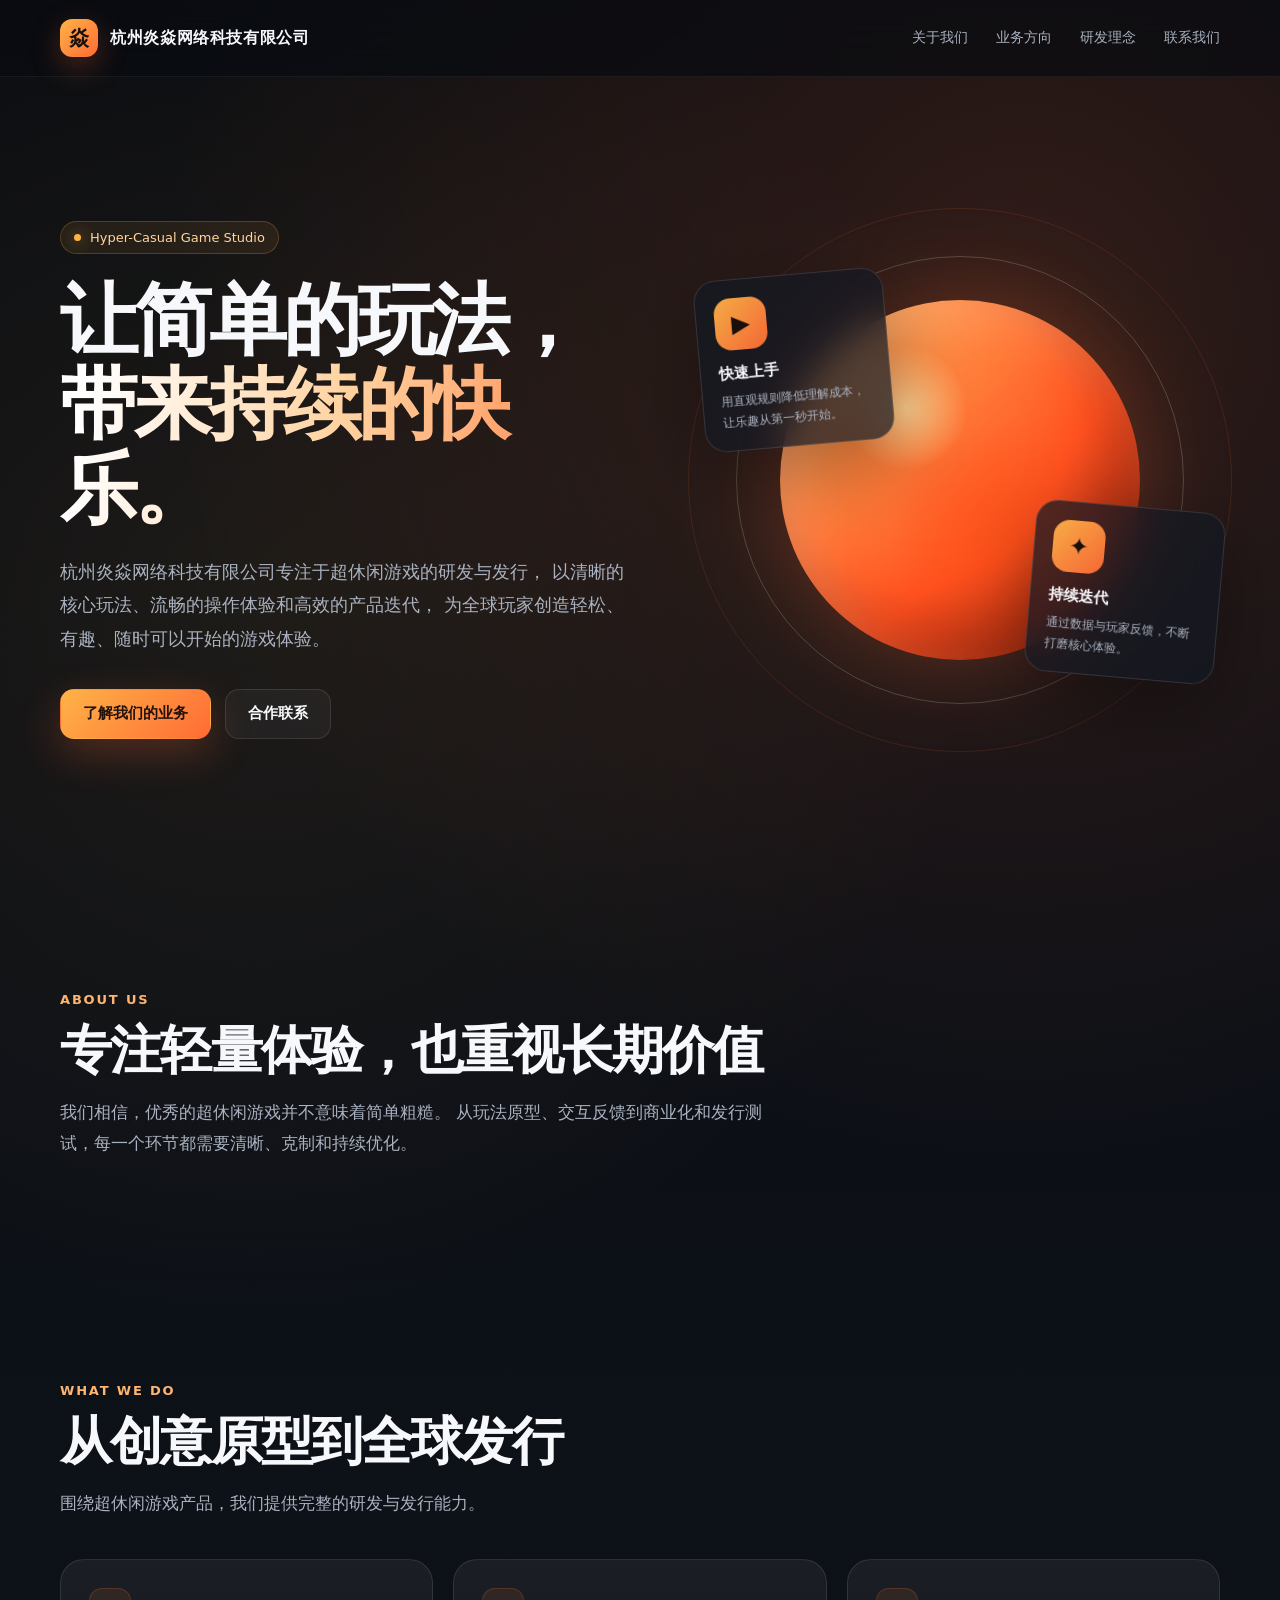
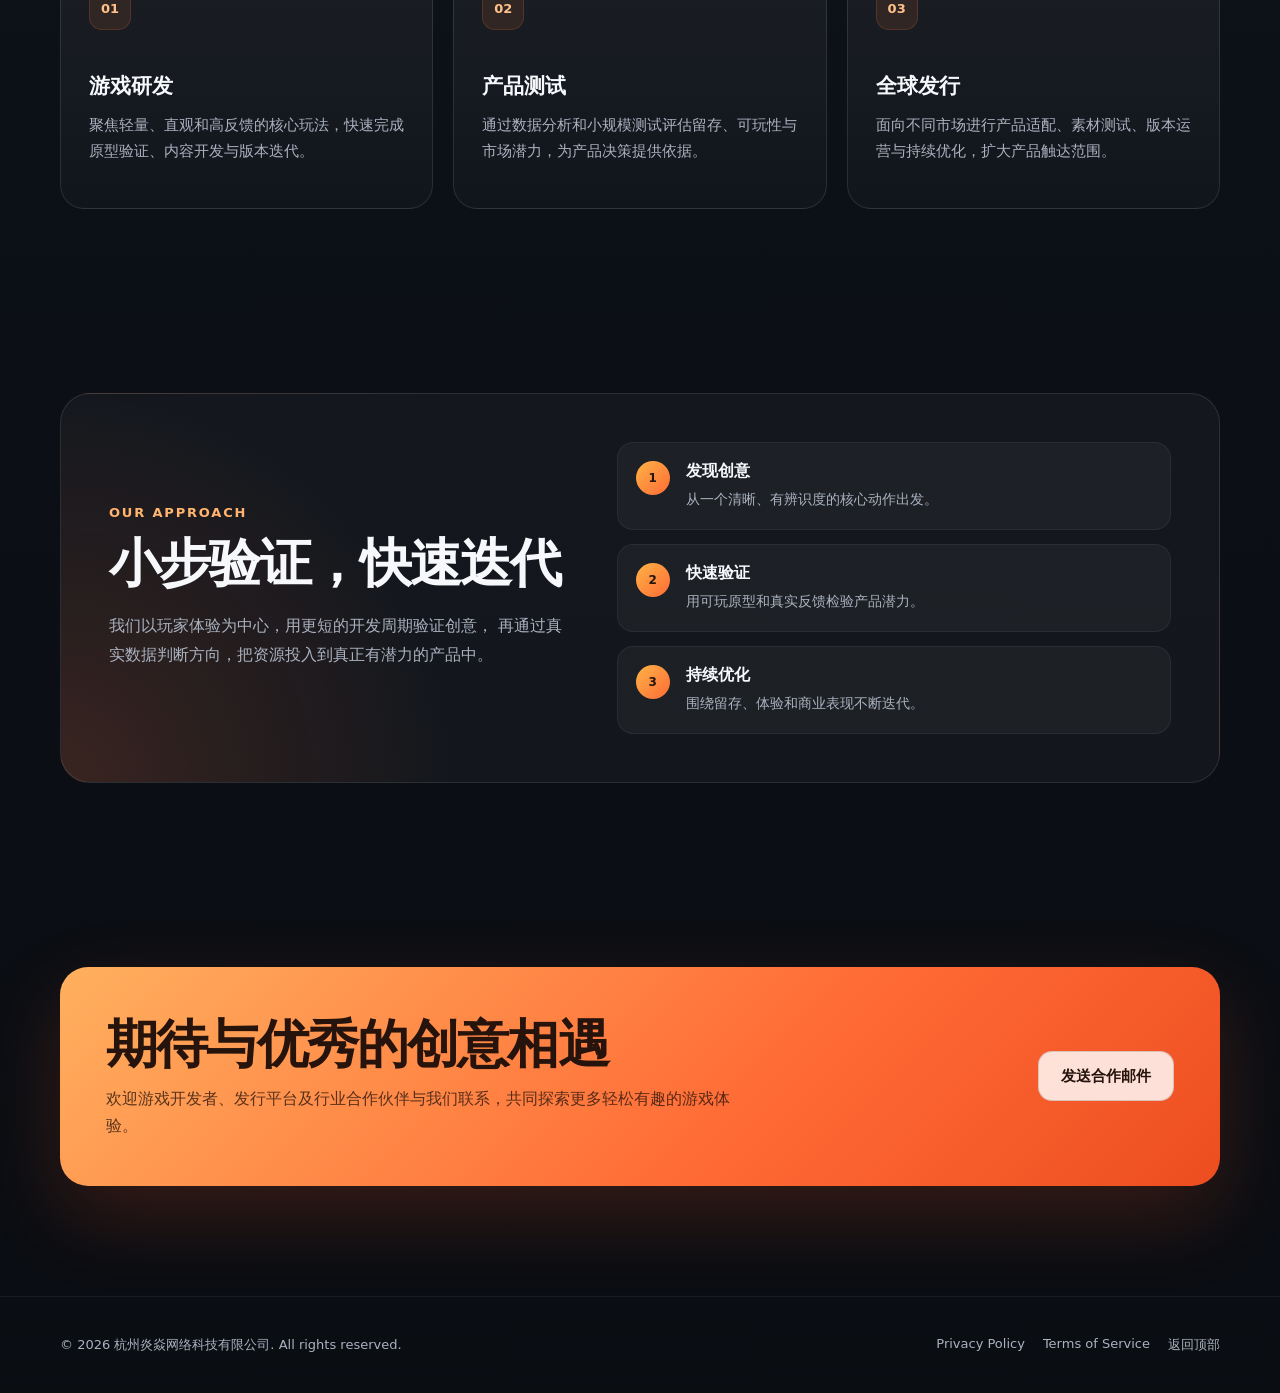
<file: index.html>
<!DOCTYPE html>
<html lang="zh-CN">
<head>
  <meta charset="UTF-8" />
  <meta name="viewport" content="width=device-width, initial-scale=1.0" />
  <meta name="google-site-verification" content="FuBTzc8QXCSf0a5hw047KYYgYr0_BWdlQyMO6qcjGGg" />
  <meta name="description" content="杭州炎焱网络科技有限公司，专注于超休闲游戏" />
  <meta name="theme-color" content="#10131a" />

  <title>杭州炎焱网络科技有限公司｜超休闲游戏</title>

  <style>
    :root {
      --bg: #0b0e14;
      --bg-soft: #111722;
      --card: rgba(255, 255, 255, 0.055);
      --line: rgba(255, 255, 255, 0.10);
      --text: #f7f8fb;
      --muted: #aab2c0;
      --primary: #ff6b35;
      --primary-2: #ffb347;
      --shadow: 0 24px 80px rgba(0, 0, 0, 0.35);
      --radius: 24px;
      --max-width: 1160px;
    }

    * {
      box-sizing: border-box;
      margin: 0;
      padding: 0;
    }

    html {
      scroll-behavior: smooth;
    }

    body {
      min-height: 100vh;
      font-family: Inter, "PingFang SC", "Microsoft YaHei", system-ui, -apple-system, BlinkMacSystemFont, "Segoe UI", sans-serif;
      color: var(--text);
      background:
        radial-gradient(circle at 80% 10%, rgba(255, 107, 53, 0.16), transparent 30%),
        radial-gradient(circle at 20% 20%, rgba(255, 179, 71, 0.08), transparent 28%),
        linear-gradient(180deg, #090c11 0%, #0d1118 50%, #0a0d12 100%);
      overflow-x: hidden;
    }

    a {
      color: inherit;
      text-decoration: none;
    }

    .container {
      width: min(calc(100% - 40px), var(--max-width));
      margin: 0 auto;
    }

    .nav {
      position: fixed;
      top: 0;
      left: 0;
      right: 0;
      z-index: 20;
      background: rgba(9, 12, 17, 0.72);
      backdrop-filter: blur(18px);
      border-bottom: 1px solid rgba(255, 255, 255, 0.06);
    }

    .nav-inner {
      height: 76px;
      display: flex;
      align-items: center;
      justify-content: space-between;
      gap: 24px;
    }

    .brand {
      display: flex;
      align-items: center;
      gap: 12px;
      font-weight: 700;
      letter-spacing: 0.04em;
    }

    .brand-mark {
      width: 38px;
      height: 38px;
      display: grid;
      place-items: center;
      border-radius: 12px;
      color: #17110d;
      background: linear-gradient(135deg, var(--primary-2), var(--primary));
      box-shadow: 0 10px 30px rgba(255, 107, 53, 0.28);
      font-size: 20px;
      font-weight: 900;
    }

    .brand-name {
      white-space: nowrap;
    }

    .nav-links {
      display: flex;
      align-items: center;
      gap: 28px;
      color: var(--muted);
      font-size: 14px;
    }

    .nav-links a {
      transition: color 0.2s ease;
    }

    .nav-links a:hover {
      color: var(--text);
    }

    .hero {
      position: relative;
      min-height: 100vh;
      display: flex;
      align-items: center;
      padding: 132px 0 72px;
    }

    .hero-grid {
      display: grid;
      grid-template-columns: 1.05fr 0.95fr;
      align-items: center;
      gap: 64px;
    }

    .eyebrow {
      display: inline-flex;
      align-items: center;
      gap: 9px;
      padding: 8px 13px;
      border: 1px solid rgba(255, 179, 71, 0.22);
      border-radius: 999px;
      background: rgba(255, 179, 71, 0.08);
      color: #ffd5a0;
      font-size: 13px;
      margin-bottom: 24px;
    }

    .eyebrow::before {
      content: "";
      width: 7px;
      height: 7px;
      border-radius: 50%;
      background: var(--primary-2);
      box-shadow: 0 0 16px rgba(255, 179, 71, 0.85);
    }

    h1 {
      font-size: clamp(44px, 7vw, 78px);
      line-height: 1.08;
      letter-spacing: -0.045em;
      margin-bottom: 24px;
    }

    .gradient-text {
      display: block;
      background: linear-gradient(100deg, #ffffff 5%, #ffd3a1 48%, #ff7a40 100%);
      -webkit-background-clip: text;
      background-clip: text;
      color: transparent;
    }

    .hero-copy {
      max-width: 650px;
      color: var(--muted);
      font-size: 18px;
      line-height: 1.85;
    }

    .hero-actions {
      display: flex;
      flex-wrap: wrap;
      gap: 14px;
      margin-top: 34px;
    }

    .button {
      min-height: 50px;
      display: inline-flex;
      align-items: center;
      justify-content: center;
      padding: 0 22px;
      border-radius: 14px;
      border: 1px solid transparent;
      font-weight: 700;
      font-size: 15px;
      transition: transform 0.2s ease, border-color 0.2s ease, background 0.2s ease;
    }

    .button:hover {
      transform: translateY(-2px);
    }

    .button-primary {
      color: #21120b;
      background: linear-gradient(135deg, var(--primary-2), var(--primary));
      box-shadow: 0 14px 40px rgba(255, 107, 53, 0.25);
    }

    .button-secondary {
      border-color: var(--line);
      background: rgba(255, 255, 255, 0.045);
      color: var(--text);
    }

    .visual {
      position: relative;
      min-height: 500px;
      display: grid;
      place-items: center;
    }

    .orb {
      position: absolute;
      width: 360px;
      height: 360px;
      border-radius: 50%;
      background:
        radial-gradient(circle at 35% 30%, #ffd095, transparent 18%),
        radial-gradient(circle at 62% 66%, rgba(255, 87, 34, 0.8), transparent 34%),
        linear-gradient(135deg, #ffbc68, #ff5a2a 60%, #8f2513);
      filter: saturate(1.1);
      box-shadow:
        0 0 100px rgba(255, 107, 53, 0.30),
        inset -30px -36px 70px rgba(80, 15, 4, 0.36),
        inset 20px 18px 50px rgba(255, 255, 255, 0.16);
      animation: float 6s ease-in-out infinite;
    }

    .orb::before,
    .orb::after {
      content: "";
      position: absolute;
      border-radius: 50%;
      border: 1px solid rgba(255, 255, 255, 0.18);
    }

    .orb::before {
      inset: -44px;
    }

    .orb::after {
      inset: -92px;
      border-color: rgba(255, 107, 53, 0.14);
    }

    .game-card {
      position: absolute;
      width: 190px;
      padding: 18px;
      border-radius: 22px;
      border: 1px solid rgba(255, 255, 255, 0.12);
      background: rgba(17, 23, 34, 0.72);
      backdrop-filter: blur(18px);
      box-shadow: var(--shadow);
    }

    .game-card strong {
      display: block;
      font-size: 15px;
      margin-bottom: 7px;
    }

    .game-card span {
      color: var(--muted);
      font-size: 12px;
      line-height: 1.6;
    }

    .game-icon {
      width: 52px;
      height: 52px;
      display: grid;
      place-items: center;
      margin-bottom: 14px;
      border-radius: 16px;
      background: linear-gradient(135deg, rgba(255, 179, 71, 0.95), rgba(255, 107, 53, 0.95));
      color: #1a0f0a;
      font-size: 24px;
    }

    .card-one {
      top: 44px;
      left: 0;
      transform: rotate(-5deg);
    }

    .card-two {
      right: 0;
      bottom: 52px;
      transform: rotate(5deg);
    }

    .section {
      padding: 92px 0;
    }

    .section-heading {
      max-width: 720px;
      margin-bottom: 40px;
    }

    .section-kicker {
      color: #ffb46f;
      font-size: 13px;
      font-weight: 700;
      letter-spacing: 0.14em;
      text-transform: uppercase;
      margin-bottom: 12px;
    }

    h2 {
      font-size: clamp(32px, 5vw, 52px);
      line-height: 1.2;
      letter-spacing: -0.035em;
      margin-bottom: 16px;
    }

    .section-heading p {
      color: var(--muted);
      font-size: 17px;
      line-height: 1.8;
    }

    .services {
      display: grid;
      grid-template-columns: repeat(3, 1fr);
      gap: 20px;
    }

    .service-card {
      min-height: 250px;
      padding: 28px;
      border-radius: var(--radius);
      border: 1px solid var(--line);
      background: linear-gradient(180deg, rgba(255, 255, 255, 0.06), rgba(255, 255, 255, 0.025));
      transition: transform 0.25s ease, border-color 0.25s ease;
    }

    .service-card:hover {
      transform: translateY(-6px);
      border-color: rgba(255, 156, 85, 0.36);
    }

    .service-number {
      display: inline-grid;
      place-items: center;
      width: 42px;
      height: 42px;
      margin-bottom: 42px;
      border-radius: 13px;
      background: rgba(255, 120, 55, 0.10);
      border: 1px solid rgba(255, 120, 55, 0.18);
      color: #ffc089;
      font-size: 13px;
      font-weight: 800;
    }

    .service-card h3 {
      font-size: 21px;
      margin-bottom: 12px;
    }

    .service-card p {
      color: var(--muted);
      line-height: 1.75;
      font-size: 15px;
    }

    .approach {
      display: grid;
      grid-template-columns: 0.9fr 1.1fr;
      gap: 54px;
      align-items: center;
      padding: 48px;
      border-radius: 30px;
      border: 1px solid var(--line);
      background:
        radial-gradient(circle at 0% 100%, rgba(255, 107, 53, 0.16), transparent 32%),
        rgba(255, 255, 255, 0.035);
    }

    .approach p {
      color: var(--muted);
      line-height: 1.85;
      font-size: 16px;
    }

    .steps {
      display: grid;
      gap: 14px;
    }

    .step {
      display: flex;
      gap: 16px;
      align-items: flex-start;
      padding: 18px;
      border-radius: 16px;
      background: rgba(255, 255, 255, 0.04);
      border: 1px solid rgba(255, 255, 255, 0.06);
    }

    .step-mark {
      flex: 0 0 auto;
      width: 34px;
      height: 34px;
      display: grid;
      place-items: center;
      border-radius: 50%;
      background: linear-gradient(135deg, var(--primary-2), var(--primary));
      color: #25150d;
      font-weight: 900;
      font-size: 12px;
    }

    .step h3 {
      font-size: 16px;
      margin-bottom: 6px;
    }

    .step p {
      font-size: 14px;
      line-height: 1.65;
    }

    .contact {
      padding-bottom: 110px;
    }

    .contact-box {
      display: flex;
      align-items: center;
      justify-content: space-between;
      gap: 32px;
      padding: 46px;
      border-radius: 28px;
      background: linear-gradient(135deg, #ffb05f 0%, #ff6b35 60%, #ed4d20 100%);
      color: #25130c;
      box-shadow: 0 30px 80px rgba(255, 90, 32, 0.18);
    }

    .contact-box h2 {
      margin-bottom: 10px;
      color: #25130c;
    }

    .contact-box p {
      max-width: 650px;
      color: rgba(37, 19, 12, 0.76);
      line-height: 1.7;
    }

    .contact-box .button {
      flex: 0 0 auto;
      border-color: rgba(37, 19, 12, 0.16);
      background: rgba(255, 255, 255, 0.82);
      color: #25130c;
    }

    footer {
      border-top: 1px solid rgba(255, 255, 255, 0.06);
      color: var(--muted);
      font-size: 13px;
    }

    .footer-inner {
      min-height: 96px;
      display: flex;
      align-items: center;
      justify-content: space-between;
      gap: 20px;
    }

    .footer-links {
      display: flex;
      flex-wrap: wrap;
      gap: 18px;
    }

    @keyframes float {
      0%, 100% { transform: translateY(0) rotate(-4deg); }
      50% { transform: translateY(-18px) rotate(3deg); }
    }

    @media (max-width: 900px) {
      .hero-grid,
      .approach {
        grid-template-columns: 1fr;
      }

      .hero-grid {
        gap: 24px;
      }

      .visual {
        min-height: 430px;
      }

      .services {
        grid-template-columns: 1fr;
      }

      .service-card {
        min-height: auto;
      }

      .service-number {
        margin-bottom: 28px;
      }

      .contact-box {
        align-items: flex-start;
        flex-direction: column;
      }
    }

    @media (max-width: 680px) {
      .container {
        width: min(calc(100% - 28px), var(--max-width));
      }

      .nav-inner {
        height: 68px;
      }

      .brand-name {
        font-size: 14px;
      }

      .nav-links {
        display: none;
      }

      .hero {
        padding-top: 108px;
      }

      h1 {
        font-size: 44px;
      }

      .hero-copy {
        font-size: 16px;
      }

      .visual {
        min-height: 360px;
      }

      .orb {
        width: 250px;
        height: 250px;
      }

      .game-card {
        width: 160px;
        padding: 15px;
      }

      .card-one {
        top: 28px;
      }

      .card-two {
        bottom: 34px;
      }

      .section {
        padding: 72px 0;
      }

      .approach,
      .contact-box {
        padding: 28px;
      }

      .footer-inner {
        padding: 24px 0;
        align-items: flex-start;
        flex-direction: column;
        justify-content: center;
      }
    }

    @media (prefers-reduced-motion: reduce) {
      html {
        scroll-behavior: auto;
      }

      *, *::before, *::after {
        animation-duration: 0.001ms !important;
        animation-iteration-count: 1 !important;
        transition-duration: 0.001ms !important;
      }
    }
  </style>
</head>
<body>
  <header class="nav">
    <div class="container nav-inner">
      <a class="brand" href="#home" aria-label="返回首页">
        <span class="brand-mark">焱</span>
        <span class="brand-name">杭州炎焱网络科技有限公司</span>
      </a>

      <nav class="nav-links" aria-label="网站导航">
        <a href="#about">关于我们</a>
        <a href="#services">业务方向</a>
        <a href="#approach">研发理念</a>
        <a href="#contact">联系我们</a>
      </nav>
    </div>
  </header>

  <main>
    <section class="hero" id="home">
      <div class="container hero-grid">
        <div>
          <div class="eyebrow">Hyper-Casual Game Studio</div>
          <h1>
            让简单的玩法，
            <span class="gradient-text">带来持续的快乐。</span>
          </h1>
          <p class="hero-copy">
            杭州炎焱网络科技有限公司专注于超休闲游戏的研发与发行，
            以清晰的核心玩法、流畅的操作体验和高效的产品迭代，
            为全球玩家创造轻松、有趣、随时可以开始的游戏体验。
          </p>

          <div class="hero-actions">
            <a class="button button-primary" href="#services">了解我们的业务</a>
            <a class="button button-secondary" href="#contact">合作联系</a>
          </div>
        </div>

        <div class="visual" aria-hidden="true">
          <div class="orb"></div>

          <div class="game-card card-one">
            <div class="game-icon">▶</div>
            <strong>快速上手</strong>
            <span>用直观规则降低理解成本，让乐趣从第一秒开始。</span>
          </div>

          <div class="game-card card-two">
            <div class="game-icon">✦</div>
            <strong>持续迭代</strong>
            <span>通过数据与玩家反馈，不断打磨核心体验。</span>
          </div>
        </div>
      </div>
    </section>

    <section class="section" id="about">
      <div class="container">
        <div class="section-heading">
          <div class="section-kicker">About Us</div>
          <h2>专注轻量体验，也重视长期价值</h2>
          <p>
            我们相信，优秀的超休闲游戏并不意味着简单粗糙。
            从玩法原型、交互反馈到商业化和发行测试，每一个环节都需要清晰、克制和持续优化。
          </p>
        </div>
      </div>
    </section>

    <section class="section" id="services">
      <div class="container">
        <div class="section-heading">
          <div class="section-kicker">What We Do</div>
          <h2>从创意原型到全球发行</h2>
          <p>围绕超休闲游戏产品，我们提供完整的研发与发行能力。</p>
        </div>

        <div class="services">
          <article class="service-card">
            <div class="service-number">01</div>
            <h3>游戏研发</h3>
            <p>
              聚焦轻量、直观和高反馈的核心玩法，快速完成原型验证、内容开发与版本迭代。
            </p>
          </article>

          <article class="service-card">
            <div class="service-number">02</div>
            <h3>产品测试</h3>
            <p>
              通过数据分析和小规模测试评估留存、可玩性与市场潜力，为产品决策提供依据。
            </p>
          </article>

          <article class="service-card">
            <div class="service-number">03</div>
            <h3>全球发行</h3>
            <p>
              面向不同市场进行产品适配、素材测试、版本运营与持续优化，扩大产品触达范围。
            </p>
          </article>
        </div>
      </div>
    </section>

    <section class="section" id="approach">
      <div class="container">
        <div class="approach">
          <div>
            <div class="section-kicker">Our Approach</div>
            <h2>小步验证，快速迭代</h2>
            <p>
              我们以玩家体验为中心，用更短的开发周期验证创意，
              再通过真实数据判断方向，把资源投入到真正有潜力的产品中。
            </p>
          </div>

          <div class="steps">
            <div class="step">
              <div class="step-mark">1</div>
              <div>
                <h3>发现创意</h3>
                <p>从一个清晰、有辨识度的核心动作出发。</p>
              </div>
            </div>

            <div class="step">
              <div class="step-mark">2</div>
              <div>
                <h3>快速验证</h3>
                <p>用可玩原型和真实反馈检验产品潜力。</p>
              </div>
            </div>

            <div class="step">
              <div class="step-mark">3</div>
              <div>
                <h3>持续优化</h3>
                <p>围绕留存、体验和商业表现不断迭代。</p>
              </div>
            </div>
          </div>
        </div>
      </div>
    </section>

    <section class="section contact" id="contact">
      <div class="container">
        <div class="contact-box">
          <div>
            <h2>期待与优秀的创意相遇</h2>
            <p>
              欢迎游戏开发者、发行平台及行业合作伙伴与我们联系，共同探索更多轻松有趣的游戏体验。
            </p>
          </div>

          <!-- 将下面的邮箱替换为公司的真实业务邮箱 -->
          <a class="button" href="mailto:hpph2502@gmail.com">发送合作邮件</a>
        </div>
      </div>
    </section>
  </main>

  <footer>
    <div class="container footer-inner">
      <p>© <span id="year"></span> 杭州炎焱网络科技有限公司. All rights reserved.</p>
      <div class="footer-links">
        <a href="privacy-policy.html">Privacy Policy</a>
        <a href="terms-of-service.html">Terms of Service</a>
        <a href="#home">返回顶部</a>
      </div>
    </div>
  </footer>

  <script>
    document.getElementById("year").textContent = new Date().getFullYear();
  </script>
</body>
</html>
</file>
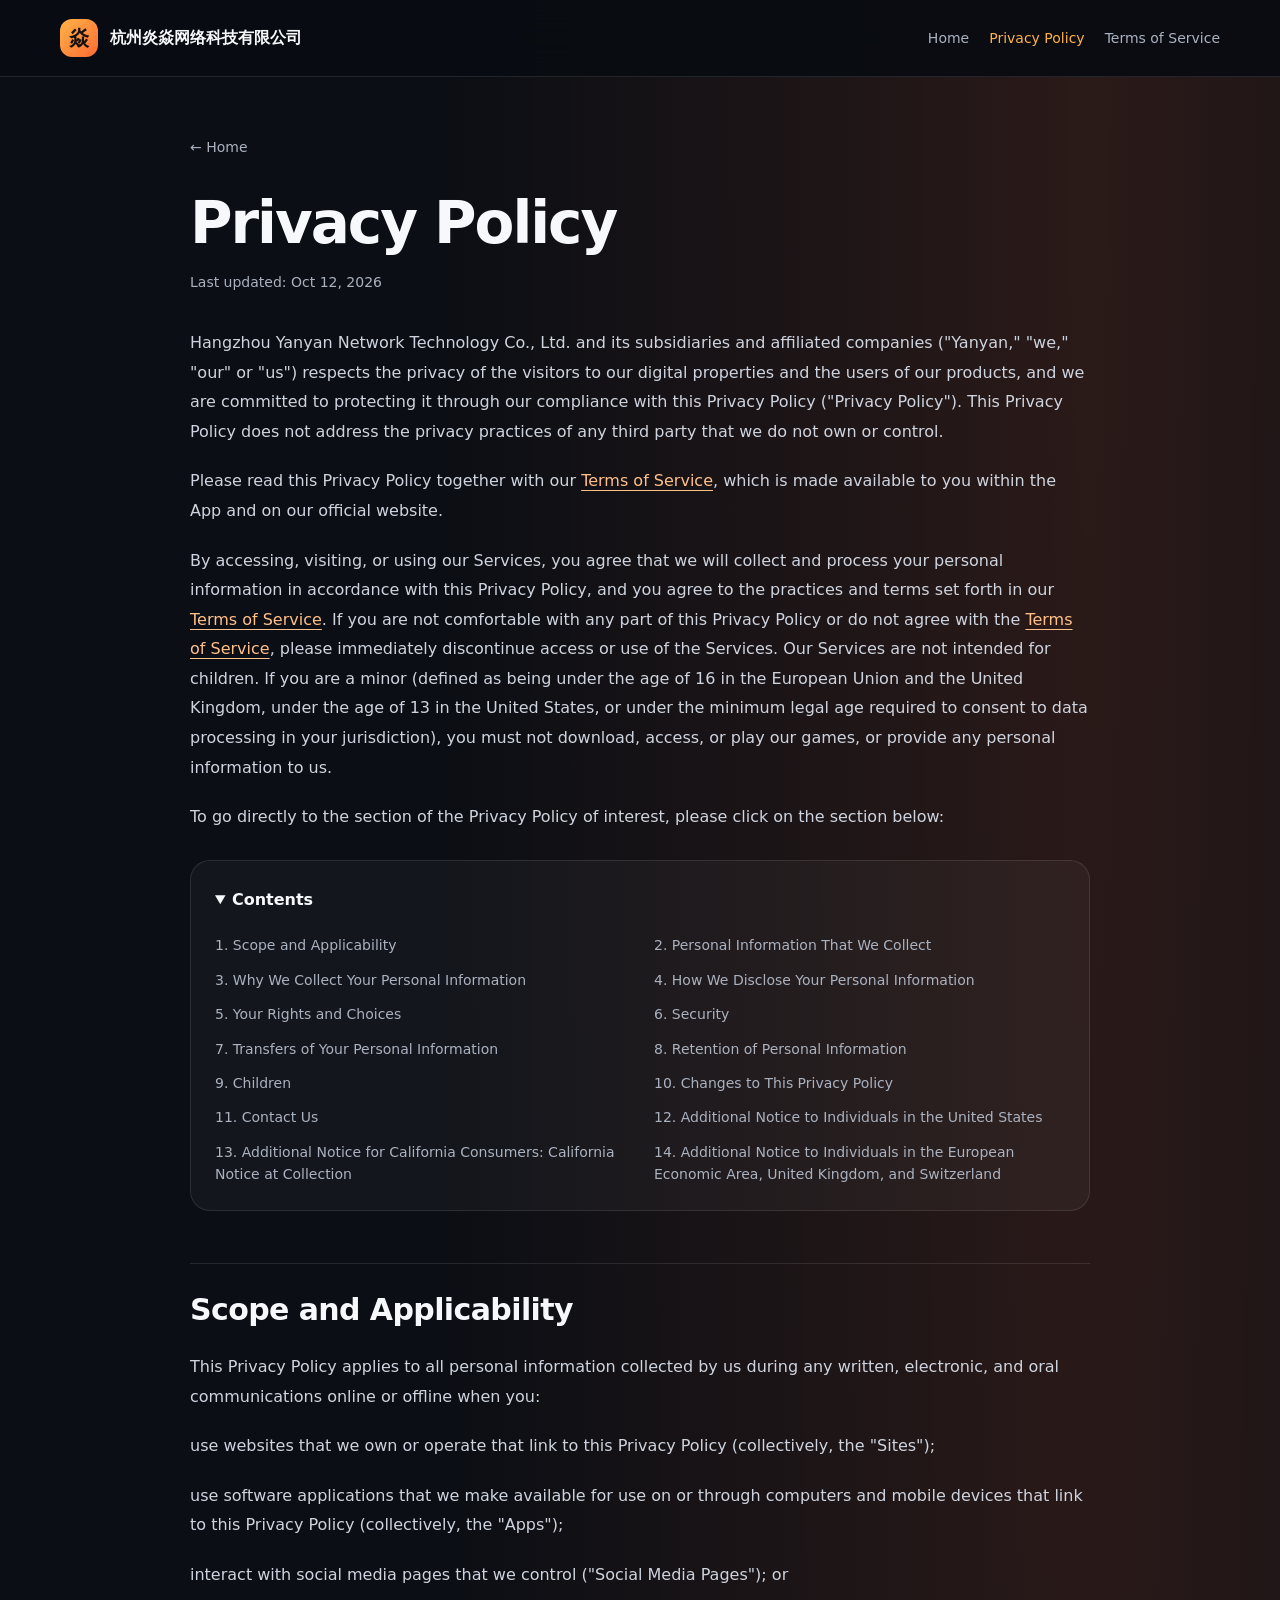
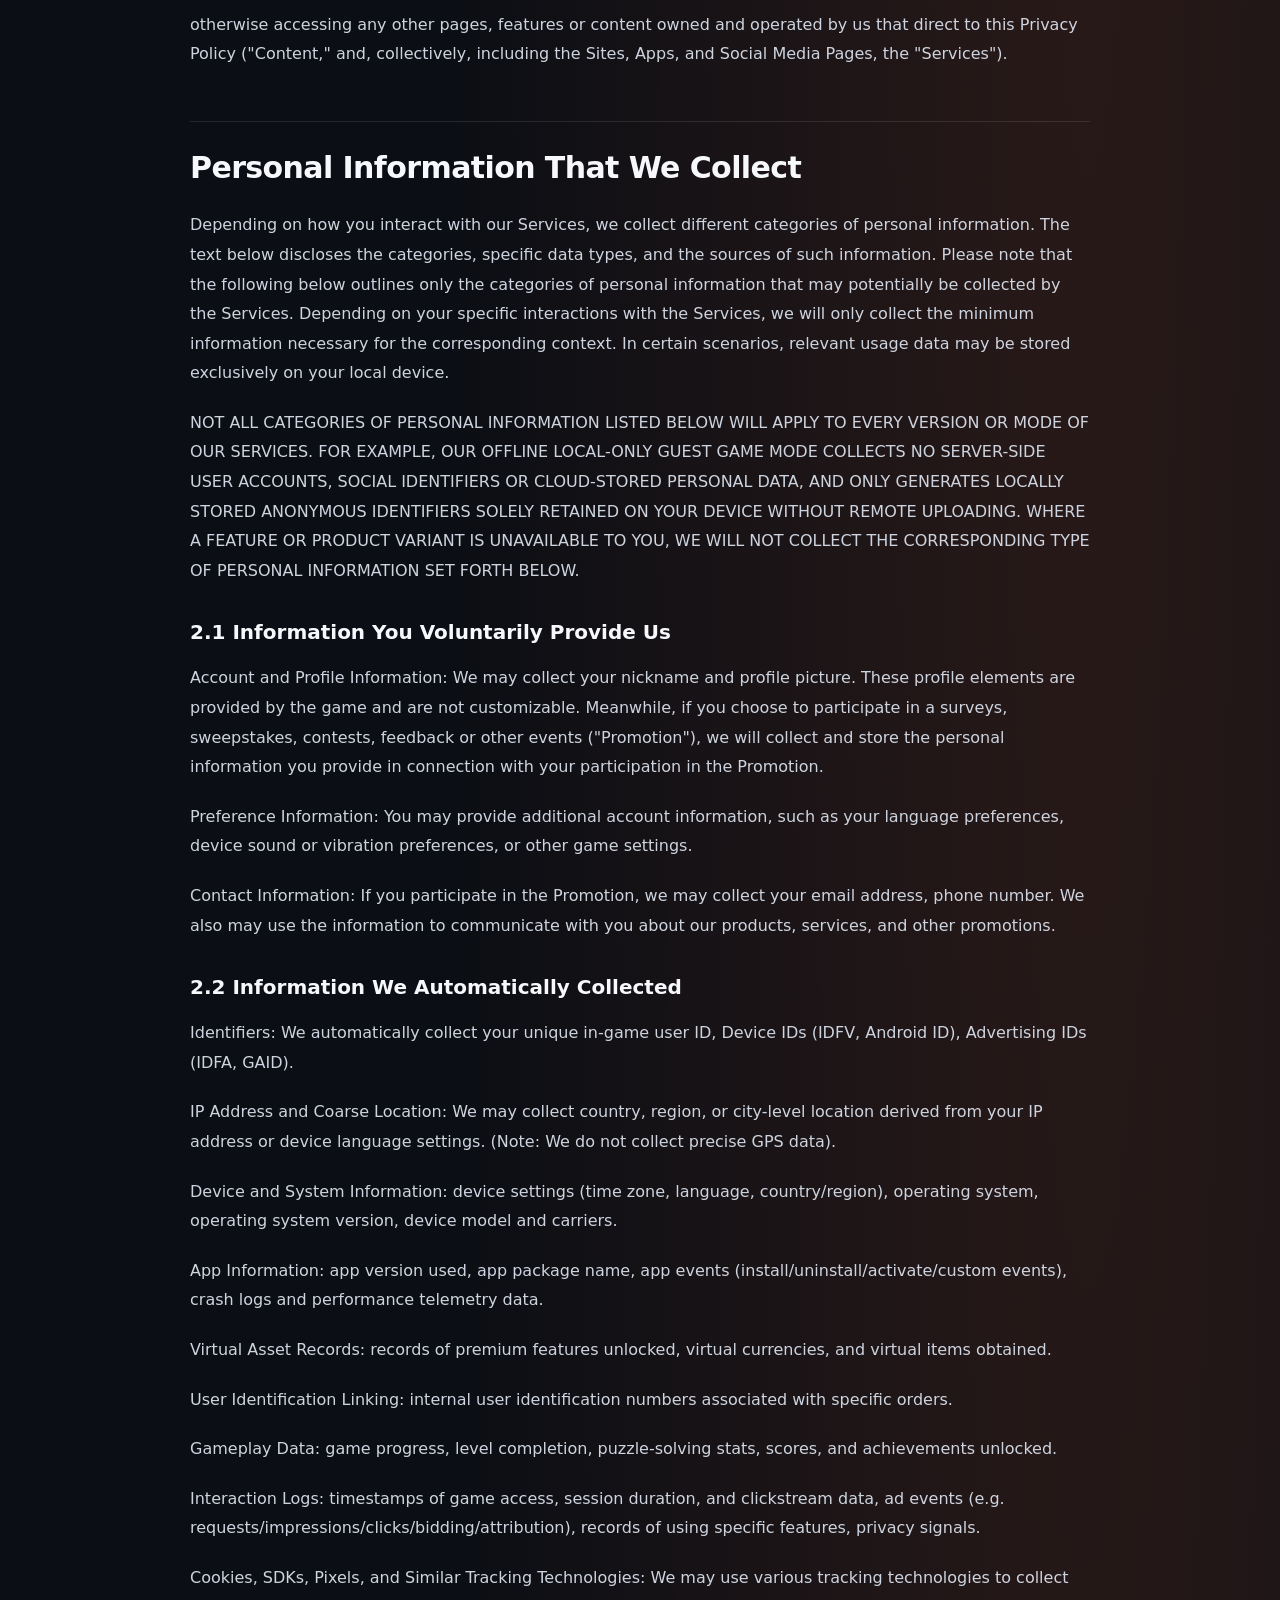
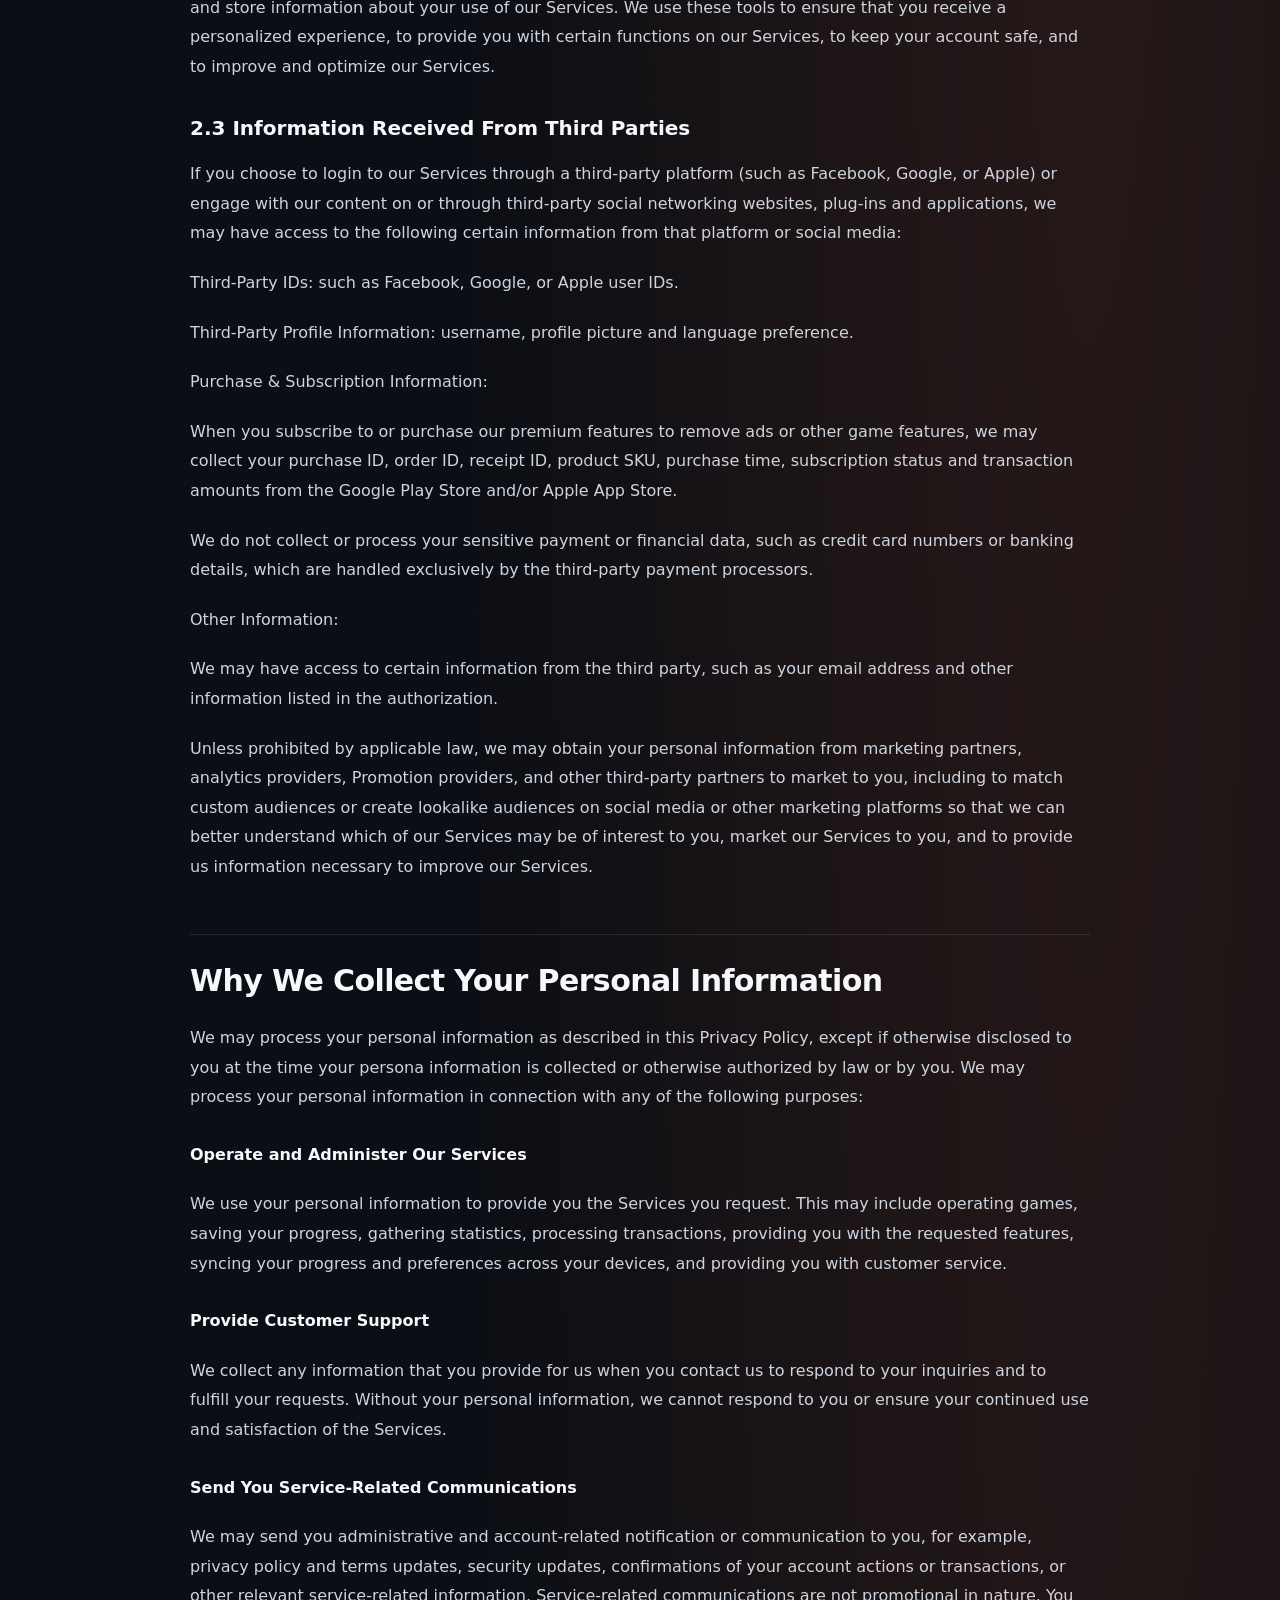
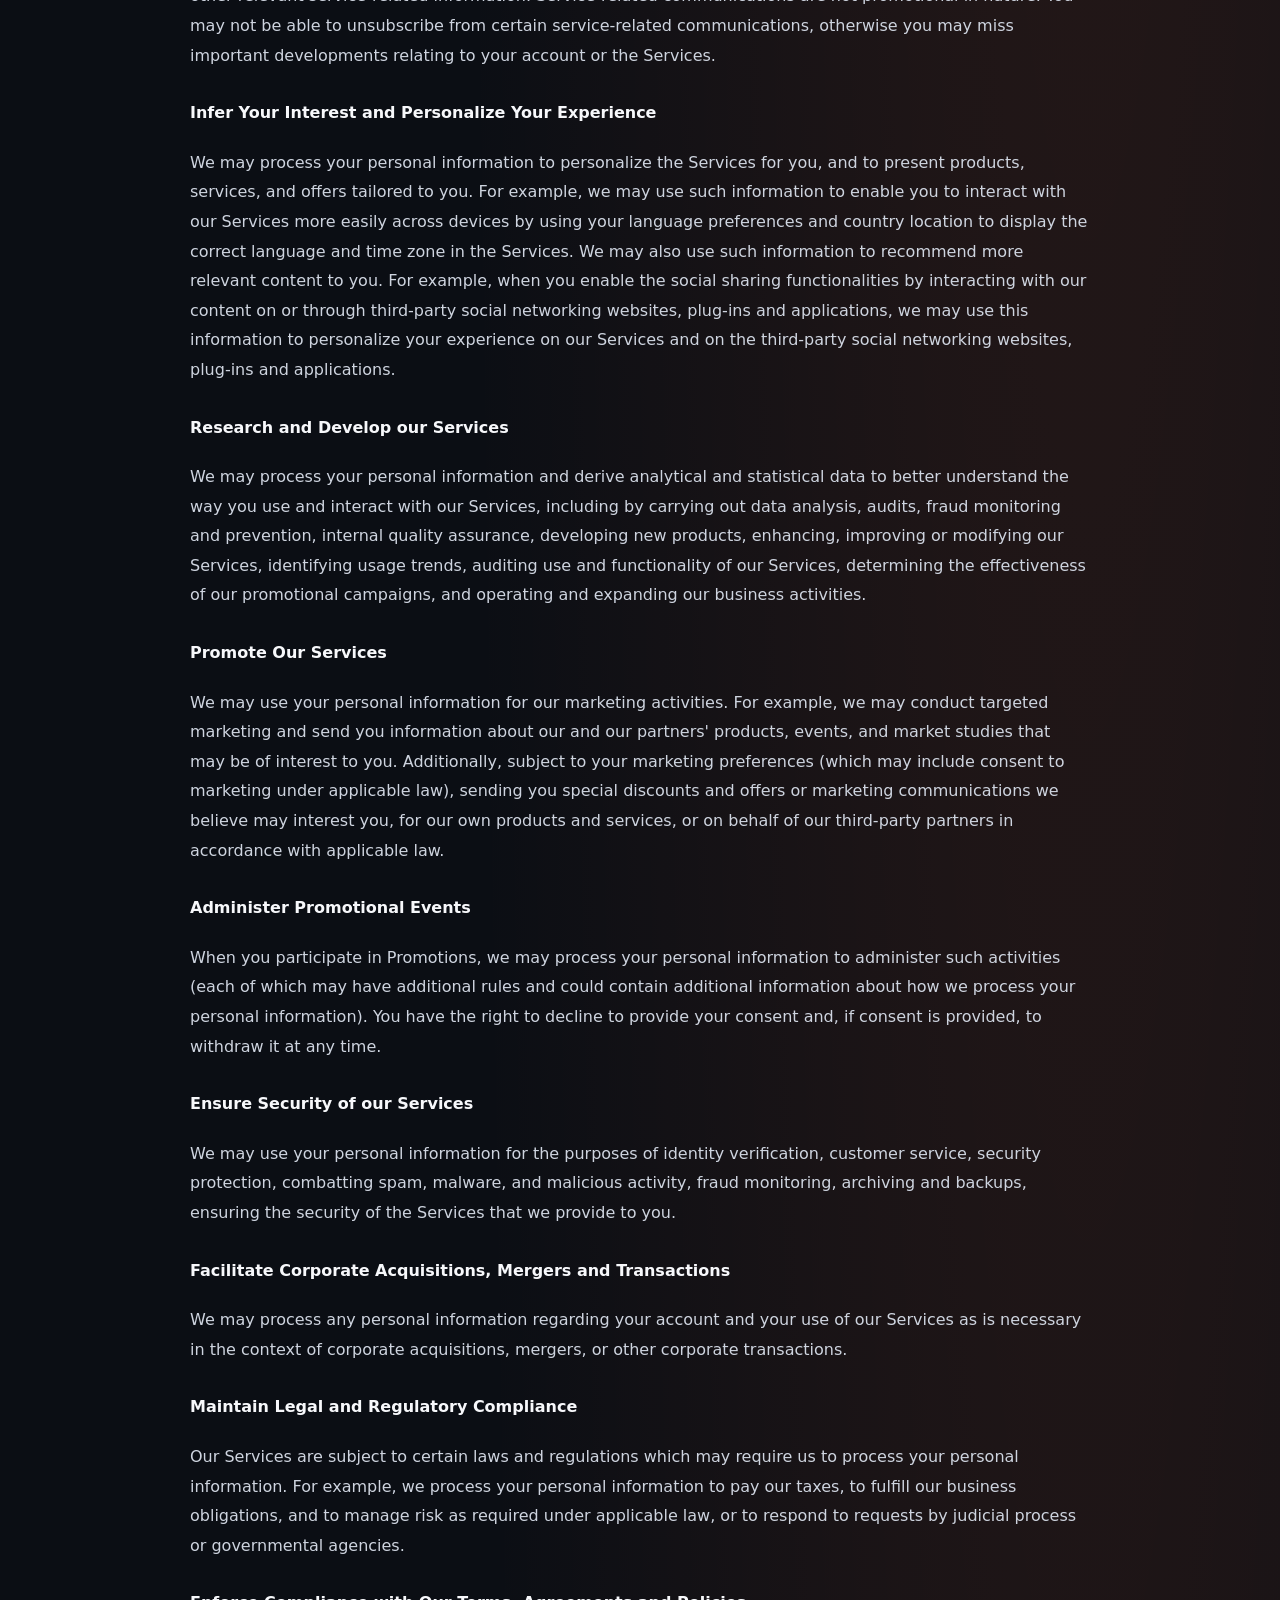
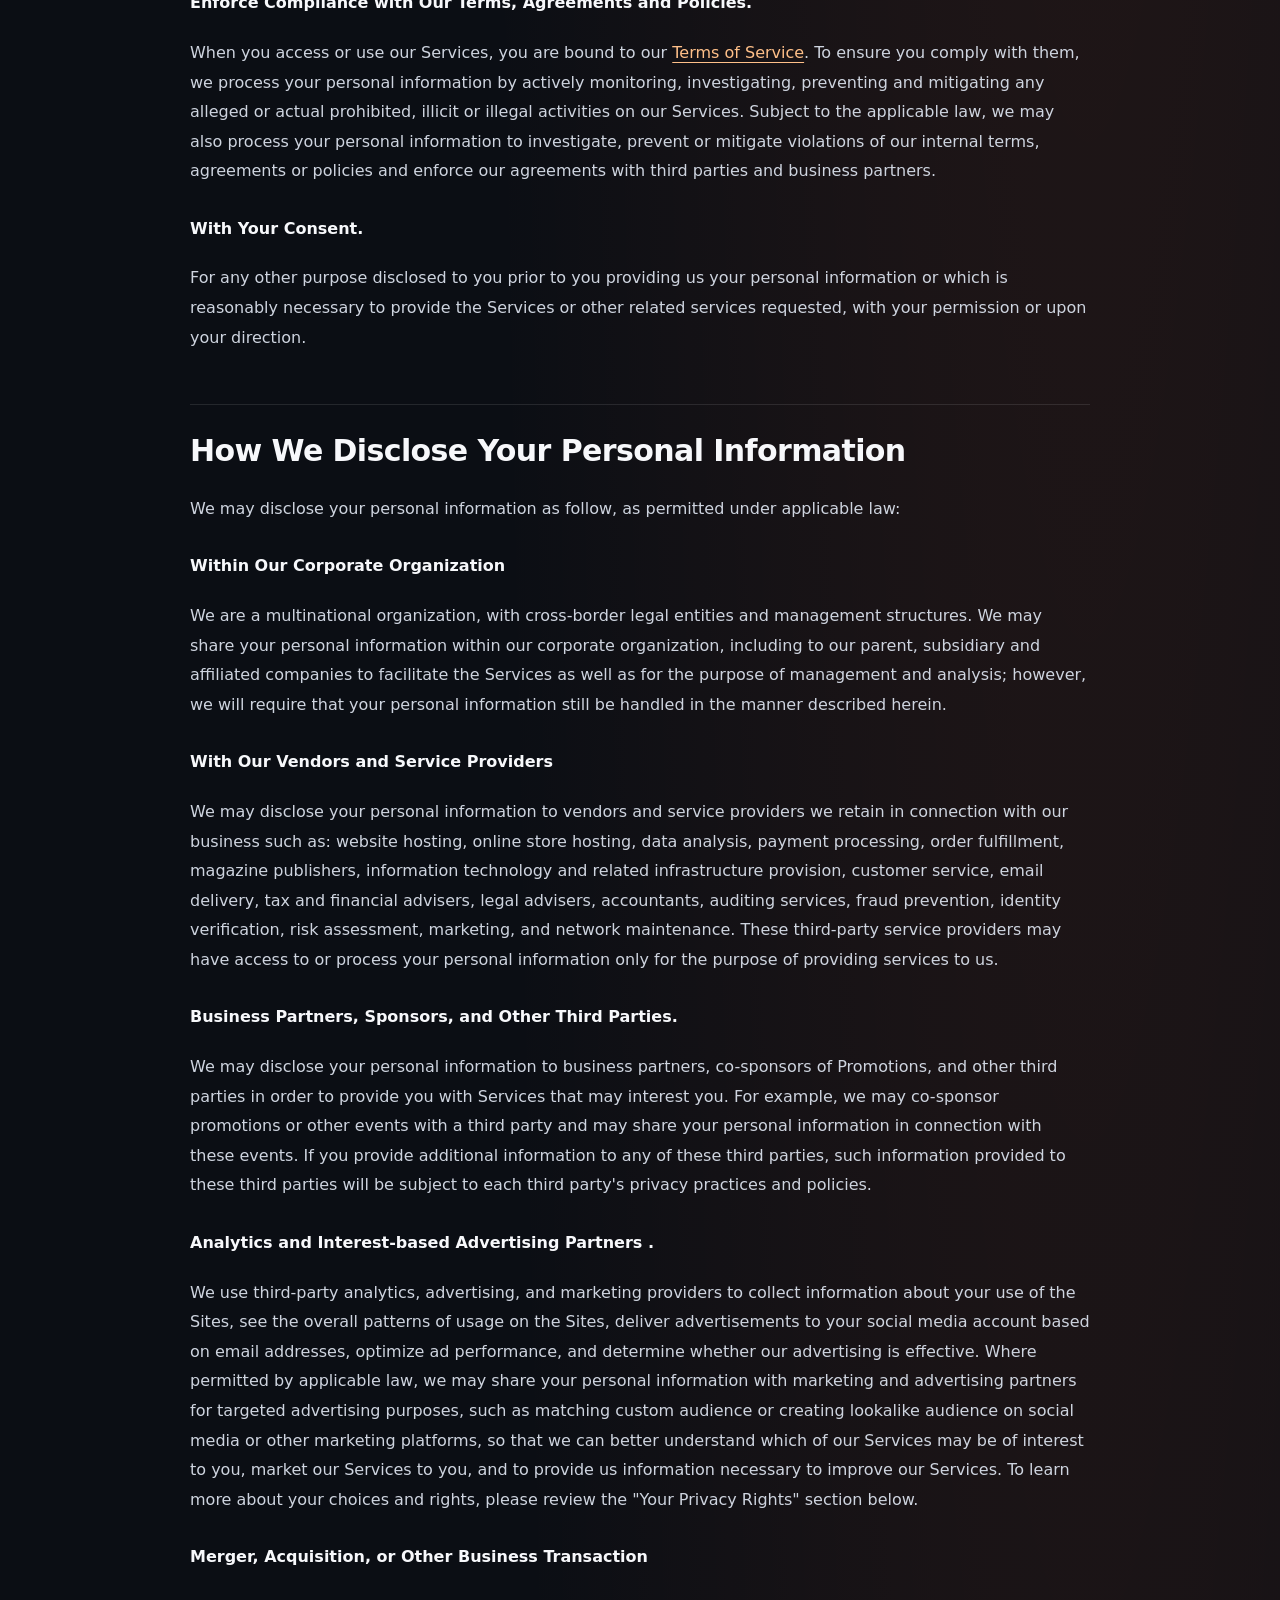
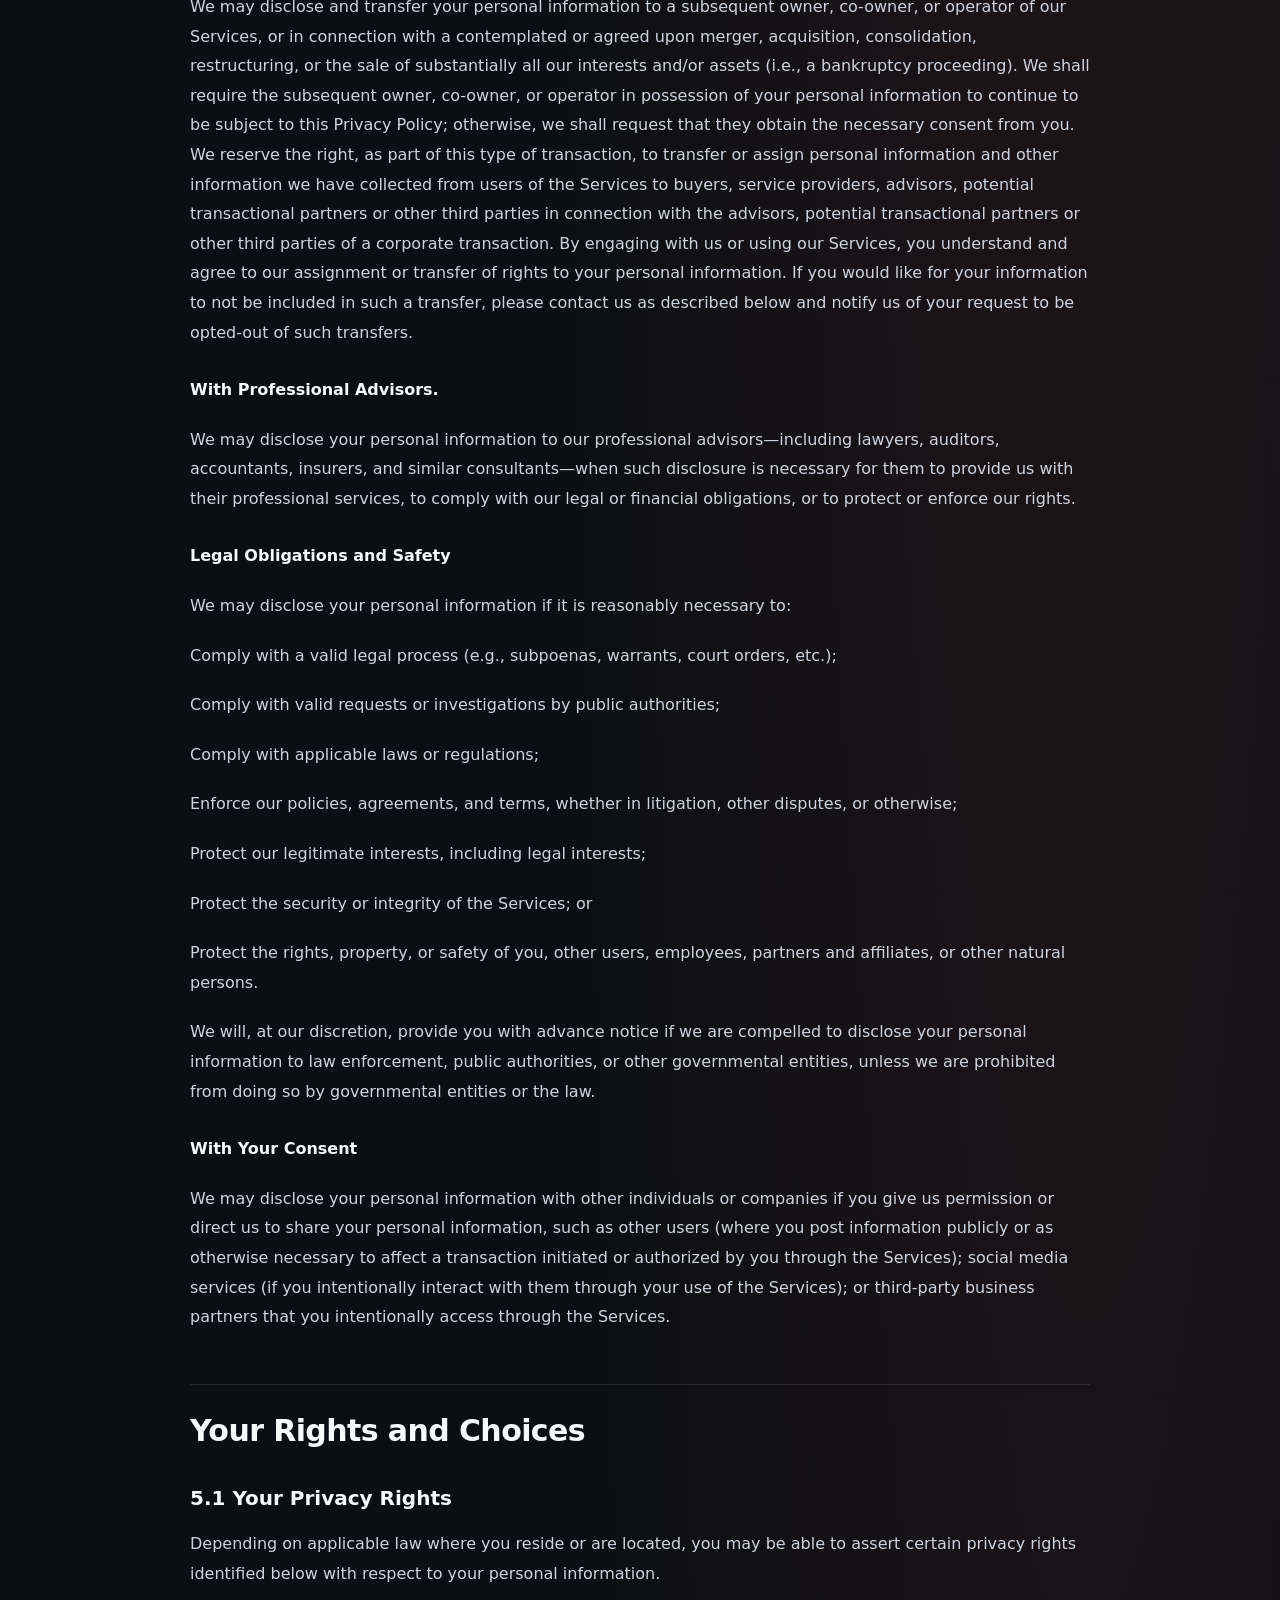
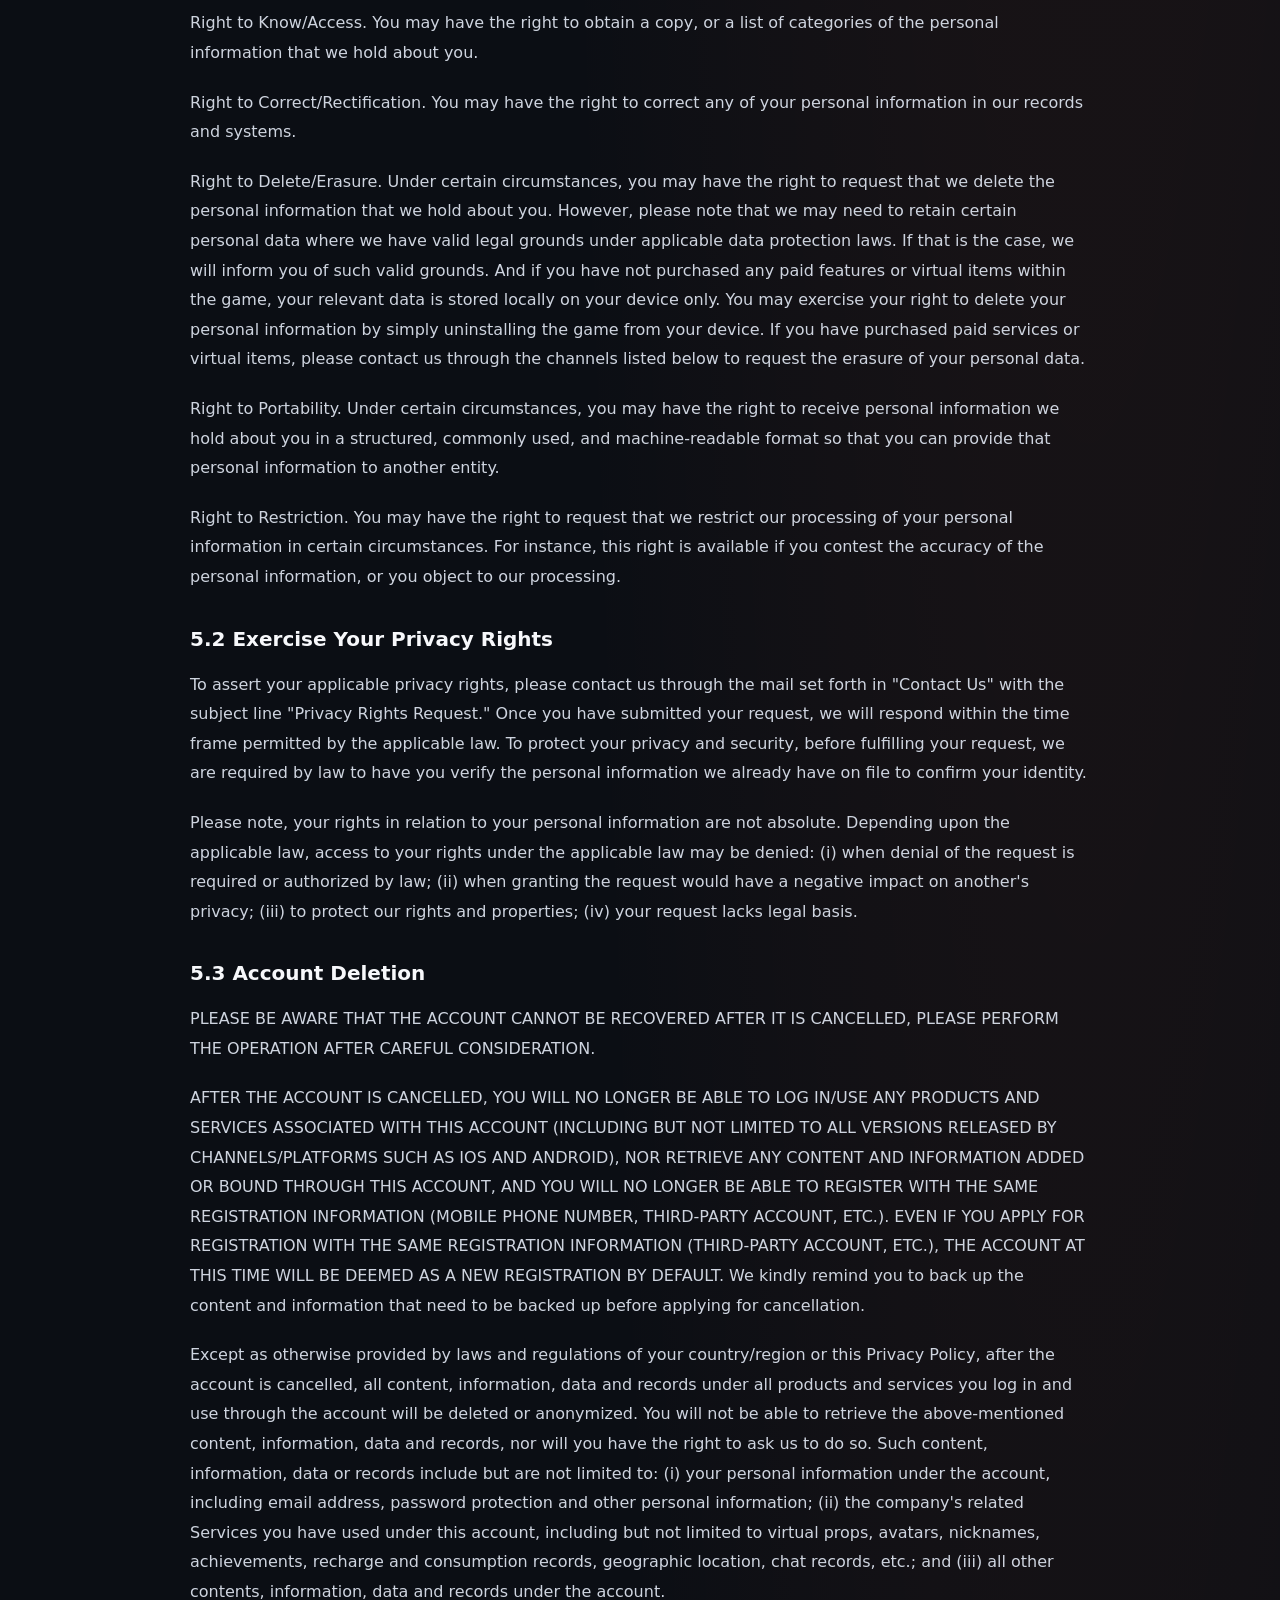
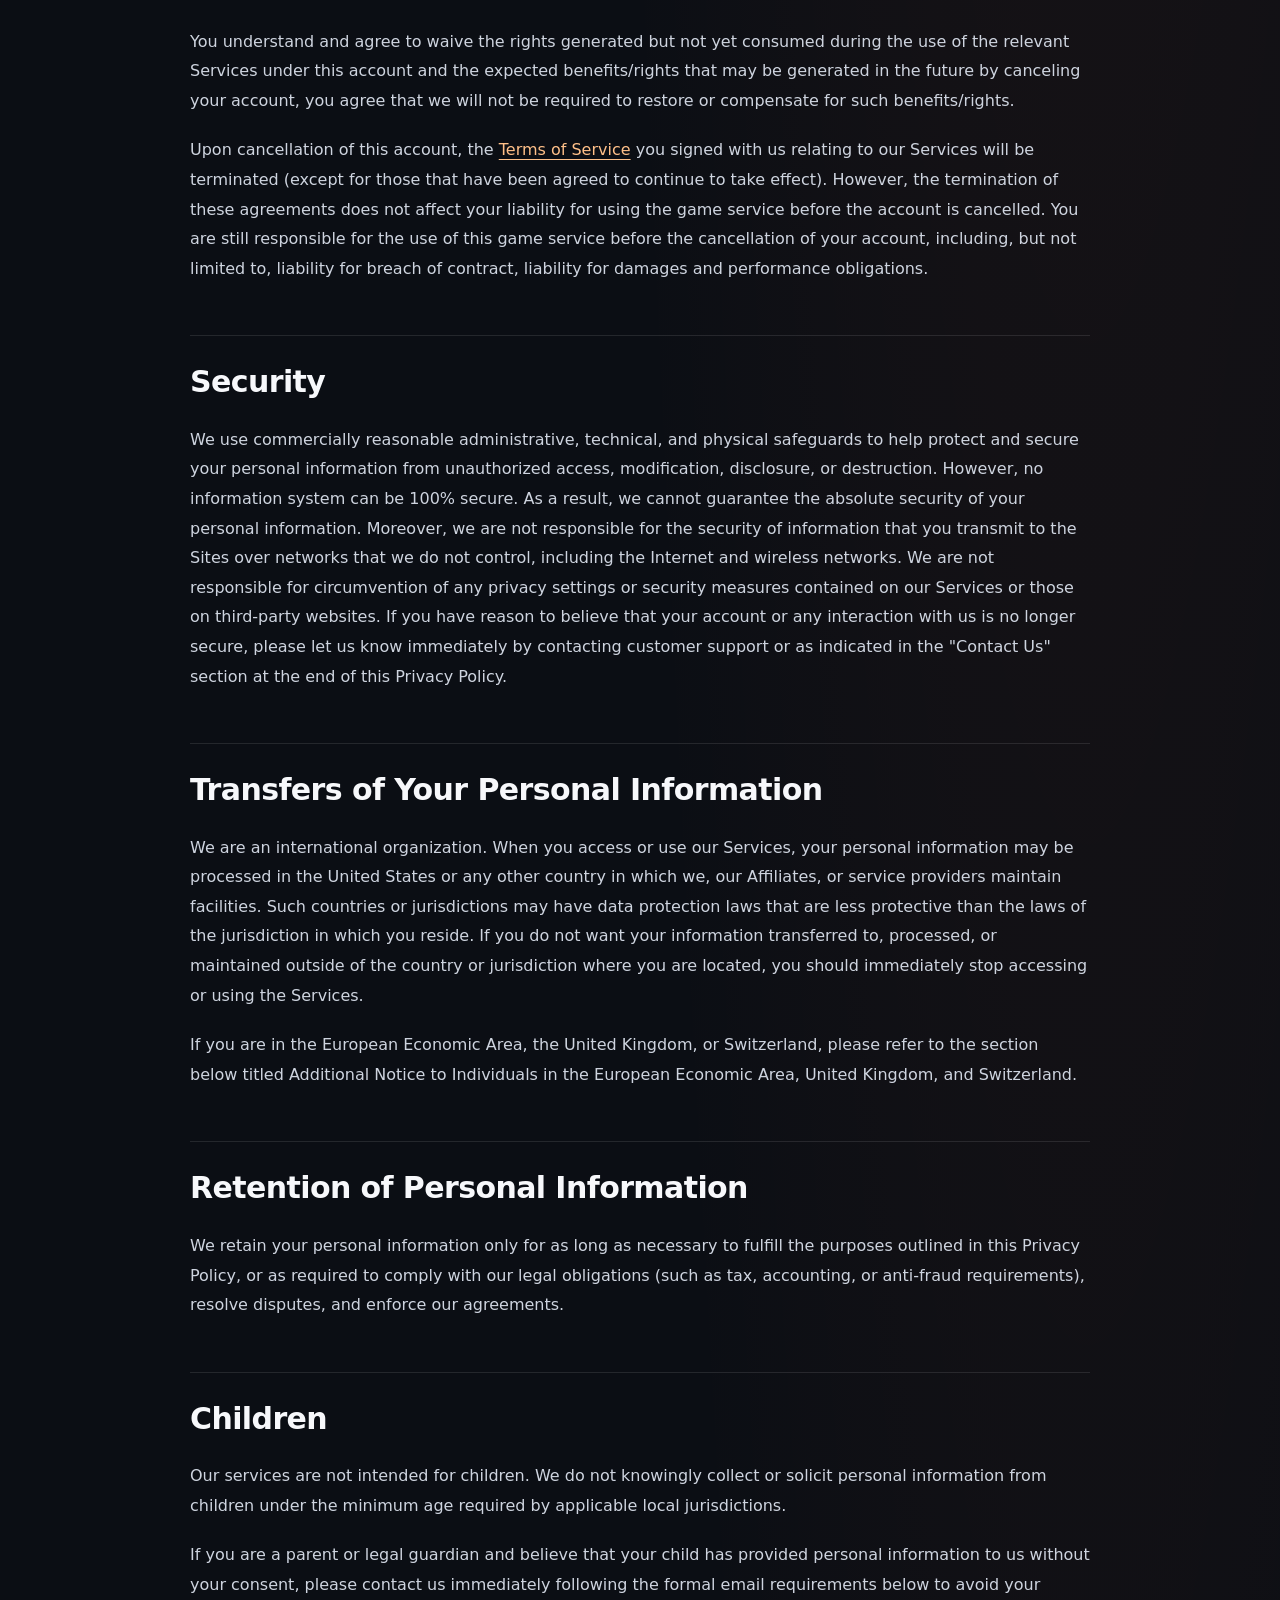
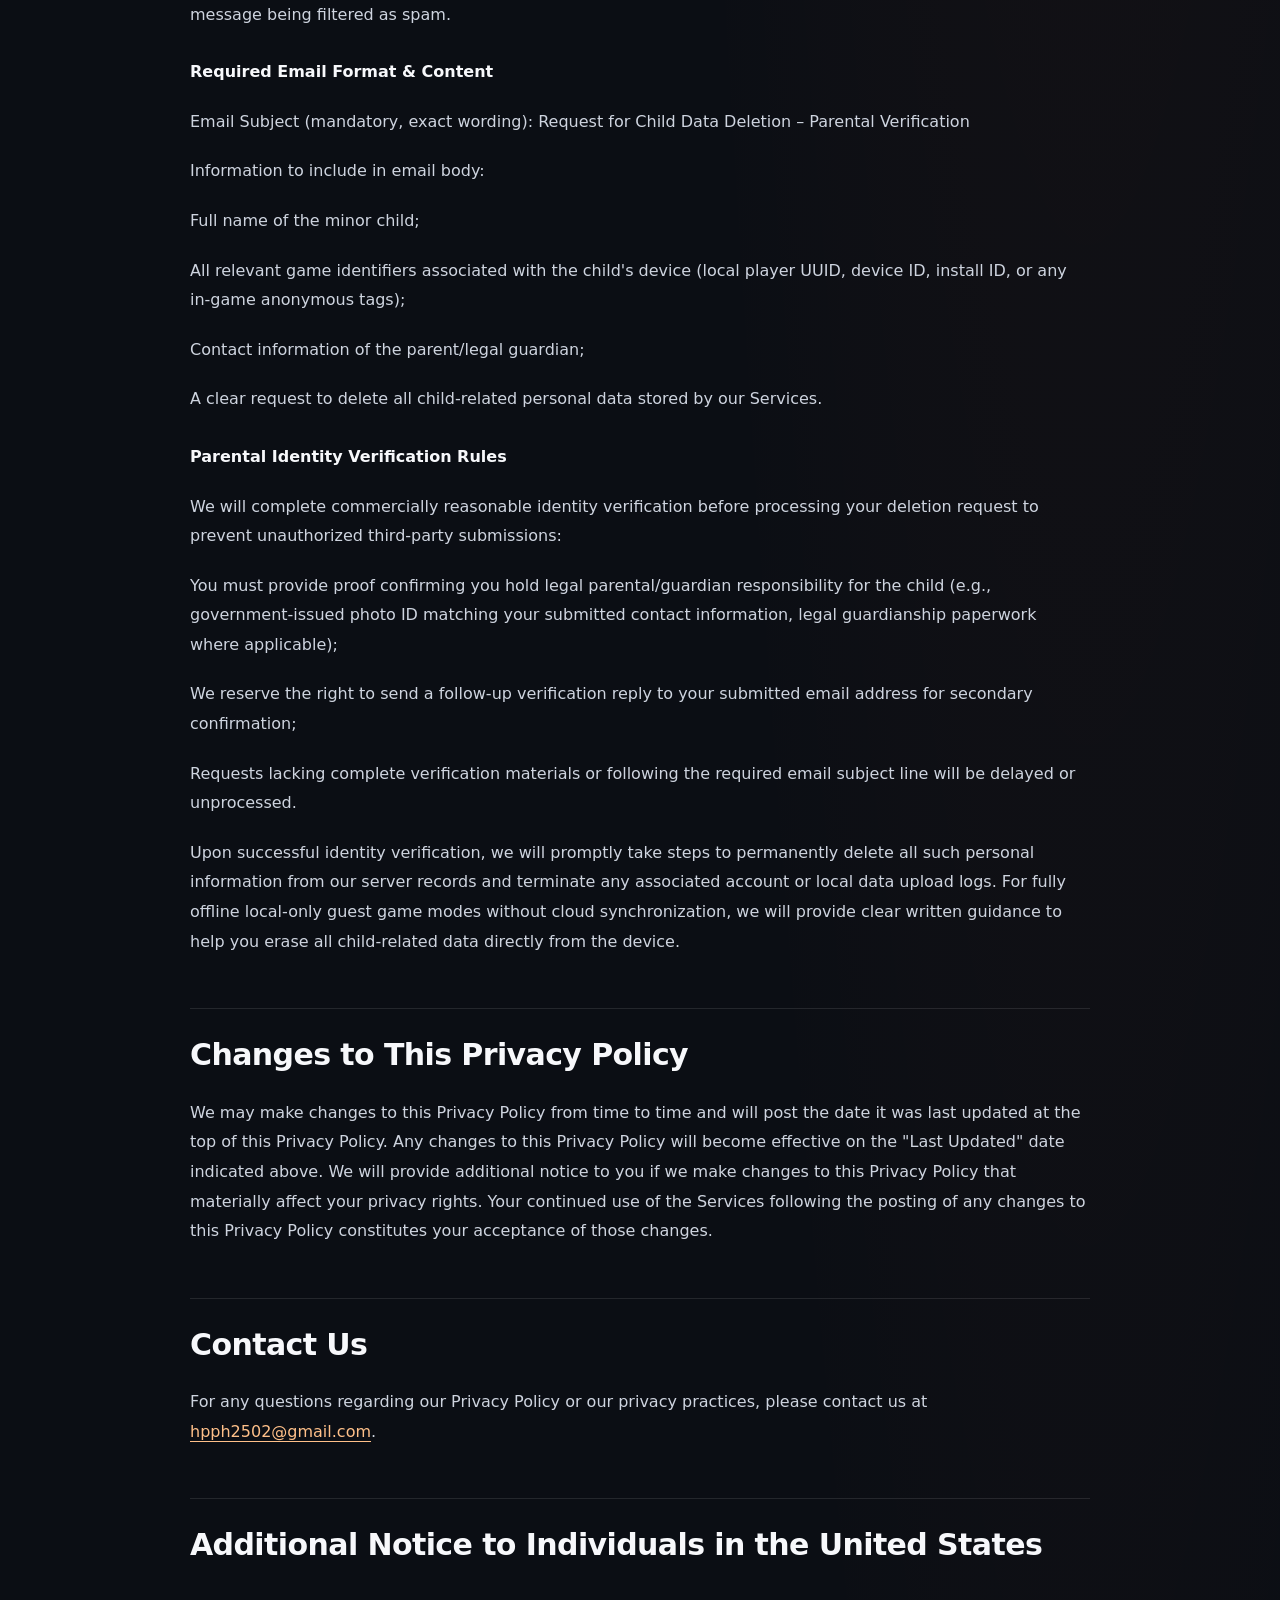
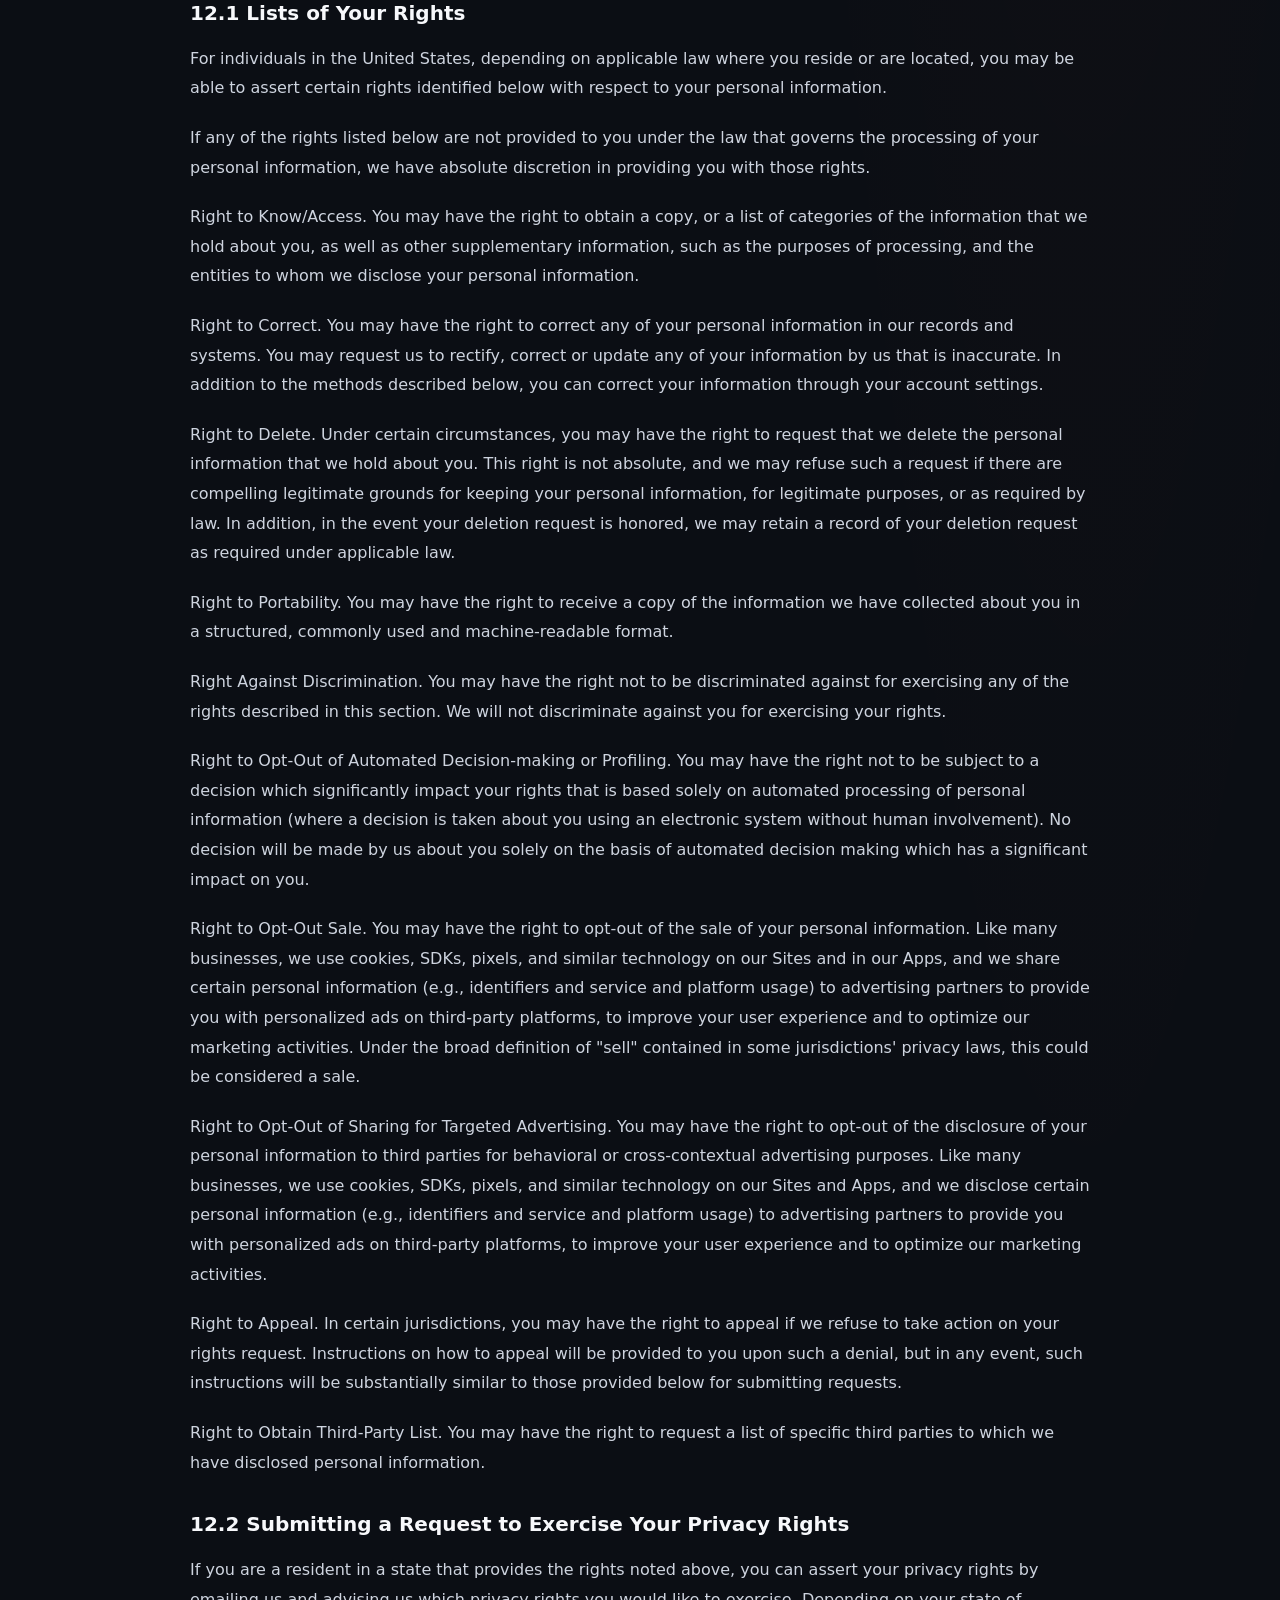
<file: privacy-policy.html>
<!DOCTYPE html>
<html lang="en">
<head>
  <meta charset="UTF-8" />
  <meta name="viewport" content="width=device-width, initial-scale=1.0" />
  <meta name="description" content="Privacy Policy for Hangzhou Yanyan Network Technology Co., Ltd. and its Services." />
  <meta name="theme-color" content="#10131a" />
  <title>Privacy Policy | 杭州炎焱网络科技有限公司</title>
  <link rel="stylesheet" href="legal.css" />
</head>
<body id="top">
  <a class="skip-link" href="#main">Skip to content</a>
  <header class="nav">
    <div class="container nav-inner">
      <a class="brand" href="index.html" aria-label="Home">
        <span class="brand-mark" lang="zh-CN">焱</span>
        <span class="brand-name" lang="zh-CN">杭州炎焱网络科技有限公司</span>
      </a>
      <nav class="nav-links" aria-label="Website navigation">
        <a href="index.html">Home</a>
        <a href="privacy-policy.html" aria-current="page">Privacy Policy</a>
        <a href="terms-of-service.html">Terms of Service</a>
      </nav>
    </div>
  </header>
  <main class="container legal" id="main">
    <a class="breadcrumb" href="index.html">← Home</a>
    <h1>Privacy Policy</h1>
    <p class="updated">Last updated: Oct 12, 2026</p>
    <article class="document" aria-label="Privacy Policy">
      <p>Hangzhou Yanyan Network Technology Co., Ltd. and its subsidiaries and affiliated companies (&quot;Yanyan,&quot; &quot;we,&quot; &quot;our&quot; or &quot;us&quot;) respects the privacy of the visitors to our digital properties and the users of our products, and we are committed to protecting it through our compliance with this Privacy Policy (&quot;Privacy Policy&quot;). This Privacy Policy does not address the privacy practices of any third party that we do not own or control.</p>
      <p>Please read this Privacy Policy together with our <a href="terms-of-service.html">Terms of Service</a>, which is made available to you within the App and on our official website.</p>
      <p>By accessing, visiting, or using our Services, you agree that we will collect and process your personal information in accordance with this Privacy Policy, and you agree to the practices and terms set forth in our <a href="terms-of-service.html">Terms of Service</a>. If you are not comfortable with any part of this Privacy Policy or do not agree with the <a href="terms-of-service.html">Terms of Service</a>, please immediately discontinue access or use of the Services. Our Services are not intended for children. If you are a minor (defined as being under the age of 16 in the European Union and the United Kingdom, under the age of 13 in the United States, or under the minimum legal age required to consent to data processing in your jurisdiction), you must not download, access, or play our games, or provide any personal information to us.</p>
      <p>To go directly to the section of the Privacy Policy of interest, please click on the section below:</p>
      <details class="toc" open><summary>Contents</summary><nav aria-label="Table of contents"><ul><li><a href="#section-1">1. Scope and Applicability</a></li><li><a href="#section-2">2. Personal Information That We Collect</a></li><li><a href="#section-3">3. Why We Collect Your Personal Information</a></li><li><a href="#section-4">4. How We Disclose Your Personal Information</a></li><li><a href="#section-5">5. Your Rights and Choices</a></li><li><a href="#section-6">6. Security</a></li><li><a href="#section-7">7. Transfers of Your Personal Information</a></li><li><a href="#section-8">8. Retention of Personal Information</a></li><li><a href="#section-9">9. Children</a></li><li><a href="#section-10">10. Changes to This Privacy Policy</a></li><li><a href="#section-11">11. Contact Us</a></li><li><a href="#section-12">12. Additional Notice to Individuals in the United States</a></li><li><a href="#section-13">13. Additional Notice for California Consumers: California Notice at Collection</a></li><li><a href="#section-14">14. Additional Notice to Individuals in the European Economic Area, United Kingdom, and Switzerland</a></li></ul></nav></details>
      <h2 id="section-1">Scope and Applicability</h2>
      <p>This Privacy Policy applies to all personal information collected by us during any written, electronic, and oral communications online or offline when you:</p>
      <p>use websites that we own or operate that link to this Privacy Policy (collectively, the &quot;Sites&quot;);</p>
      <p>use software applications that we make available for use on or through computers and mobile devices that link to this Privacy Policy (collectively, the &quot;Apps&quot;);</p>
      <p>interact with social media pages that we control (&quot;Social Media Pages&quot;); or</p>
      <p>otherwise accessing any other pages, features or content owned and operated by us that direct to this Privacy Policy (&quot;Content,&quot; and, collectively, including the Sites, Apps, and Social Media Pages, the &quot;Services&quot;).</p>
      <h2 id="section-2">Personal Information That We Collect</h2>
      <p>Depending on how you interact with our Services, we collect different categories of personal information. The text below discloses the categories, specific data types, and the sources of such information. Please note that the following below outlines only the categories of personal information that may potentially be collected by the Services. Depending on your specific interactions with the Services, we will only collect the minimum information necessary for the corresponding context. In certain scenarios, relevant usage data may be stored exclusively on your local device.</p>
      <p>NOT ALL CATEGORIES OF PERSONAL INFORMATION LISTED BELOW WILL APPLY TO EVERY VERSION OR MODE OF OUR SERVICES. FOR EXAMPLE, OUR OFFLINE LOCAL-ONLY GUEST GAME MODE COLLECTS NO SERVER-SIDE USER ACCOUNTS, SOCIAL IDENTIFIERS OR CLOUD-STORED PERSONAL DATA, AND ONLY GENERATES LOCALLY STORED ANONYMOUS IDENTIFIERS SOLELY RETAINED ON YOUR DEVICE WITHOUT REMOTE UPLOADING. WHERE A FEATURE OR PRODUCT VARIANT IS UNAVAILABLE TO YOU, WE WILL NOT COLLECT THE CORRESPONDING TYPE OF PERSONAL INFORMATION SET FORTH BELOW.</p>
      <h3>2.1 Information You Voluntarily Provide Us</h3>
      <p>Account and Profile Information: We may collect your nickname and profile picture. These profile elements are provided by the game and are not customizable. Meanwhile, if you choose to participate in a surveys, sweepstakes, contests, feedback or other events (&quot;Promotion&quot;), we will collect and store the personal information you provide in connection with your participation in the Promotion.</p>
      <p>Preference Information: You may provide additional account information, such as your language preferences, device sound or vibration preferences, or other game settings.</p>
      <p>Contact Information: If you participate in the Promotion, we may collect your email address, phone number. We also may use the information to communicate with you about our products, services, and other promotions.</p>
      <h3>2.2 Information We Automatically Collected</h3>
      <p>Identifiers: We automatically collect your unique in-game user ID, Device IDs (IDFV, Android ID), Advertising IDs (IDFA, GAID).</p>
      <p>IP Address and Coarse Location: We may collect country, region, or city-level location derived from your IP address or device language settings. (Note: We do not collect precise GPS data).</p>
      <p>Device and System Information: device settings (time zone, language, country/region), operating system, operating system version, device model and carriers.</p>
      <p>App Information: app version used, app package name, app events (install/uninstall/activate/custom events), crash logs and performance telemetry data.</p>
      <p>Virtual Asset Records: records of premium features unlocked, virtual currencies, and virtual items obtained.</p>
      <p>User Identification Linking: internal user identification numbers associated with specific orders.</p>
      <p>Gameplay Data: game progress, level completion, puzzle-solving stats, scores, and achievements unlocked.</p>
      <p>Interaction Logs: timestamps of game access, session duration, and clickstream data, ad events (e.g. requests/impressions/clicks/bidding/attribution), records of using specific features, privacy signals.</p>
      <p>Cookies, SDKs, Pixels, and Similar Tracking Technologies: We may use various tracking technologies to collect and store information about your use of our Services. We use these tools to ensure that you receive a personalized experience, to provide you with certain functions on our Services, to keep your account safe, and to improve and optimize our Services.</p>
      <h3>2.3 Information Received From Third Parties</h3>
      <p>If you choose to login to our Services through a third-party platform (such as Facebook, Google, or Apple) or engage with our content on or through third-party social networking websites, plug-ins and applications, we may have access to the following certain information from that platform or social media:</p>
      <p>Third-Party IDs: such as Facebook, Google, or Apple user IDs.</p>
      <p>Third-Party Profile Information: username, profile picture and language preference.</p>
      <p>Purchase &amp; Subscription Information:</p>
      <p>When you subscribe to or purchase our premium features to remove ads or other game features, we may collect your purchase ID, order ID, receipt ID, product SKU, purchase time, subscription status and transaction amounts from the Google Play Store and/or Apple App Store.</p>
      <p>We do not collect or process your sensitive payment or financial data, such as credit card numbers or banking details, which are handled exclusively by the third-party payment processors.</p>
      <p>Other Information:</p>
      <p>We may have access to certain information from the third party, such as your email address and other information listed in the authorization.</p>
      <p>Unless prohibited by applicable law, we may obtain your personal information from marketing partners, analytics providers, Promotion providers, and other third-party partners to market to you, including to match custom audiences or create lookalike audiences on social media or other marketing platforms so that we can better understand which of our Services may be of interest to you, market our Services to you, and to provide us information necessary to improve our Services.</p>
      <h2 id="section-3">Why We Collect Your Personal Information</h2>
      <p>We may process your personal information as described in this Privacy Policy, except if otherwise disclosed to you at the time your persona information is collected or otherwise authorized by law or by you. We may process your personal information in connection with any of the following purposes:</p>
      <p class="minor-heading">Operate and Administer Our Services</p>
      <p>We use your personal information to provide you the Services you request. This may include operating games, saving your progress, gathering statistics, processing transactions, providing you with the requested features, syncing your progress and preferences across your devices, and providing you with customer service.</p>
      <p class="minor-heading">Provide Customer Support</p>
      <p>We collect any information that you provide for us when you contact us to respond to your inquiries and to fulfill your requests. Without your personal information, we cannot respond to you or ensure your continued use and satisfaction of the Services.</p>
      <p class="minor-heading">Send You Service-Related Communications</p>
      <p>We may send you administrative and account-related notification or communication to you, for example, privacy policy and terms updates, security updates, confirmations of your account actions or transactions, or other relevant service-related information. Service-related communications are not promotional in nature. You may not be able to unsubscribe from certain service-related communications, otherwise you may miss important developments relating to your account or the Services.</p>
      <p class="minor-heading">Infer Your Interest and Personalize Your Experience</p>
      <p>We may process your personal information to personalize the Services for you, and to present products, services, and offers tailored to you. For example, we may use such information to enable you to interact with our Services more easily across devices by using your language preferences and country location to display the correct language and time zone in the Services. We may also use such information to recommend more relevant content to you. For example, when you enable the social sharing functionalities by interacting with our content on or through third-party social networking websites, plug-ins and applications, we may use this information to personalize your experience on our Services and on the third-party social networking websites, plug-ins and applications.</p>
      <p class="minor-heading">Research and Develop our Services</p>
      <p>We may process your personal information and derive analytical and statistical data to better understand the way you use and interact with our Services, including by carrying out data analysis, audits, fraud monitoring and prevention, internal quality assurance, developing new products, enhancing, improving or modifying our Services, identifying usage trends, auditing use and functionality of our Services, determining the effectiveness of our promotional campaigns, and operating and expanding our business activities.</p>
      <p class="minor-heading">Promote Our Services</p>
      <p>We may use your personal information for our marketing activities. For example, we may conduct targeted marketing and send you information about our and our partners&#x27; products, events, and market studies that may be of interest to you. Additionally, subject to your marketing preferences (which may include consent to marketing under applicable law), sending you special discounts and offers or marketing communications we believe may interest you, for our own products and services, or on behalf of our third-party partners in accordance with applicable law.</p>
      <p class="minor-heading">Administer Promotional Events</p>
      <p>When you participate in Promotions, we may process your personal information to administer such activities (each of which may have additional rules and could contain additional information about how we process your personal information). You have the right to decline to provide your consent and, if consent is provided, to withdraw it at any time.</p>
      <p class="minor-heading">Ensure Security of our Services</p>
      <p>We may use your personal information for the purposes of identity verification, customer service, security protection, combatting spam, malware, and malicious activity, fraud monitoring, archiving and backups, ensuring the security of the Services that we provide to you.</p>
      <p class="minor-heading">Facilitate Corporate Acquisitions, Mergers and Transactions</p>
      <p>We may process any personal information regarding your account and your use of our Services as is necessary in the context of corporate acquisitions, mergers, or other corporate transactions.</p>
      <p class="minor-heading">Maintain Legal and Regulatory Compliance</p>
      <p>Our Services are subject to certain laws and regulations which may require us to process your personal information. For example, we process your personal information to pay our taxes, to fulfill our business obligations, and to manage risk as required under applicable law, or to respond to requests by judicial process or governmental agencies.</p>
      <p class="minor-heading">Enforce Compliance with Our Terms, Agreements and Policies.</p>
      <p>When you access or use our Services, you are bound to our <a href="terms-of-service.html">Terms of Service</a>. To ensure you comply with them, we process your personal information by actively monitoring, investigating, preventing and mitigating any alleged or actual prohibited, illicit or illegal activities on our Services. Subject to the applicable law, we may also process your personal information to investigate, prevent or mitigate violations of our internal terms, agreements or policies and enforce our agreements with third parties and business partners.</p>
      <p class="minor-heading">With Your Consent.</p>
      <p>For any other purpose disclosed to you prior to you providing us your personal information or which is reasonably necessary to provide the Services or other related services requested, with your permission or upon your direction.</p>
      <h2 id="section-4">How We Disclose Your Personal Information</h2>
      <p>We may disclose your personal information as follow, as permitted under applicable law:</p>
      <p class="minor-heading">Within Our Corporate Organization</p>
      <p>We are a multinational organization, with cross-border legal entities and management structures. We may share your personal information within our corporate organization, including to our parent, subsidiary and affiliated companies to facilitate the Services as well as for the purpose of management and analysis; however, we will require that your personal information still be handled in the manner described herein.</p>
      <p class="minor-heading">With Our Vendors and Service Providers</p>
      <p>We may disclose your personal information to vendors and service providers we retain in connection with our business such as: website hosting, online store hosting, data analysis, payment processing, order fulfillment, magazine publishers, information technology and related infrastructure provision, customer service, email delivery, tax and financial advisers, legal advisers, accountants, auditing services, fraud prevention, identity verification, risk assessment, marketing, and network maintenance. These third-party service providers may have access to or process your personal information only for the purpose of providing services to us.</p>
      <p class="minor-heading">Business Partners, Sponsors, and Other Third Parties.</p>
      <p>We may disclose your personal information to business partners, co-sponsors of Promotions, and other third parties in order to provide you with Services that may interest you. For example, we may co-sponsor promotions or other events with a third party and may share your personal information in connection with these events. If you provide additional information to any of these third parties, such information provided to these third parties will be subject to each third party&#x27;s privacy practices and policies.</p>
      <p class="minor-heading">Analytics and Interest-based Advertising Partners .</p>
      <p>We use third-party analytics, advertising, and marketing providers to collect information about your use of the Sites, see the overall patterns of usage on the Sites, deliver advertisements to your social media account based on email addresses, optimize ad performance, and determine whether our advertising is effective. Where permitted by applicable law, we may share your personal information with marketing and advertising partners for targeted advertising purposes, such as matching custom audience or creating lookalike audience on social media or other marketing platforms, so that we can better understand which of our Services may be of interest to you, market our Services to you, and to provide us information necessary to improve our Services. To learn more about your choices and rights, please review the &quot;Your Privacy Rights&quot; section below.</p>
      <p class="minor-heading">Merger, Acquisition, or Other Business Transaction</p>
      <p>We may disclose and transfer your personal information to a subsequent owner, co-owner, or operator of our Services, or in connection with a contemplated or agreed upon merger, acquisition, consolidation, restructuring, or the sale of substantially all our interests and/or assets (i.e., a bankruptcy proceeding). We shall require the subsequent owner, co-owner, or operator in possession of your personal information to continue to be subject to this Privacy Policy; otherwise, we shall request that they obtain the necessary consent from you. We reserve the right, as part of this type of transaction, to transfer or assign personal information and other information we have collected from users of the Services to buyers, service providers, advisors, potential transactional partners or other third parties in connection with the advisors, potential transactional partners or other third parties of a corporate transaction. By engaging with us or using our Services, you understand and agree to our assignment or transfer of rights to your personal information. If you would like for your information to not be included in such a transfer, please contact us as described below and notify us of your request to be opted-out of such transfers.</p>
      <p class="minor-heading">With Professional Advisors.</p>
      <p>We may disclose your personal information to our professional advisors—including lawyers, auditors, accountants, insurers, and similar consultants—when such disclosure is necessary for them to provide us with their professional services, to comply with our legal or financial obligations, or to protect or enforce our rights.</p>
      <p class="minor-heading">Legal Obligations and Safety</p>
      <p>We may disclose your personal information if it is reasonably necessary to:</p>
      <p>Comply with a valid legal process (e.g., subpoenas, warrants, court orders, etc.);</p>
      <p>Comply with valid requests or investigations by public authorities;</p>
      <p>Comply with applicable laws or regulations;</p>
      <p>Enforce our policies, agreements, and terms, whether in litigation, other disputes, or otherwise;</p>
      <p>Protect our legitimate interests, including legal interests;</p>
      <p>Protect the security or integrity of the Services; or</p>
      <p>Protect the rights, property, or safety of you, other users, employees, partners and affiliates, or other natural persons.</p>
      <p>We will, at our discretion, provide you with advance notice if we are compelled to disclose your personal information to law enforcement, public authorities, or other governmental entities, unless we are prohibited from doing so by governmental entities or the law.</p>
      <p class="minor-heading">With Your Consent</p>
      <p>We may disclose your personal information with other individuals or companies if you give us permission or direct us to share your personal information, such as other users (where you post information publicly or as otherwise necessary to affect a transaction initiated or authorized by you through the Services); social media services (if you intentionally interact with them through your use of the Services); or third-party business partners that you intentionally access through the Services.</p>
      <h2 id="section-5">Your Rights and Choices</h2>
      <h3>5.1 Your Privacy Rights</h3>
      <p>Depending on applicable law where you reside or are located, you may be able to assert certain privacy rights identified below with respect to your personal information.</p>
      <p>Right to Know/Access. You may have the right to obtain a copy, or a list of categories of the personal information that we hold about you.</p>
      <p>Right to Correct/Rectification. You may have the right to correct any of your personal information in our records and systems.</p>
      <p>Right to Delete/Erasure. Under certain circumstances, you may have the right to request that we delete the personal information that we hold about you. However, please note that we may need to retain certain personal data where we have valid legal grounds under applicable data protection laws. If that is the case, we will inform you of such valid grounds. And if you have not purchased any paid features or virtual items within the game, your relevant data is stored locally on your device only. You may exercise your right to delete your personal information by simply uninstalling the game from your device. If you have purchased paid services or virtual items, please contact us through the channels listed below to request the erasure of your personal data.</p>
      <p>Right to Portability. Under certain circumstances, you may have the right to receive personal information we hold about you in a structured, commonly used, and machine-readable format so that you can provide that personal information to another entity.</p>
      <p>Right to Restriction. You may have the right to request that we restrict our processing of your personal information in certain circumstances. For instance, this right is available if you contest the accuracy of the personal information, or you object to our processing.</p>
      <h3>5.2 Exercise Your Privacy Rights</h3>
      <p>To assert your applicable privacy rights, please contact us through the mail set forth in &quot;Contact Us&quot; with the subject line &quot;Privacy Rights Request.&quot; Once you have submitted your request, we will respond within the time frame permitted by the applicable law. To protect your privacy and security, before fulfilling your request, we are required by law to have you verify the personal information we already have on file to confirm your identity.</p>
      <p>Please note, your rights in relation to your personal information are not absolute. Depending upon the applicable law, access to your rights under the applicable law may be denied: (i) when denial of the request is required or authorized by law; (ii) when granting the request would have a negative impact on another&#x27;s privacy; (iii) to protect our rights and properties; (iv) your request lacks legal basis.</p>
      <h3>5.3 Account Deletion</h3>
      <p>PLEASE BE AWARE THAT THE ACCOUNT CANNOT BE RECOVERED AFTER IT IS CANCELLED, PLEASE PERFORM THE OPERATION AFTER CAREFUL CONSIDERATION.</p>
      <p>AFTER THE ACCOUNT IS CANCELLED, YOU WILL NO LONGER BE ABLE TO LOG IN/USE ANY PRODUCTS AND SERVICES ASSOCIATED WITH THIS ACCOUNT (INCLUDING BUT NOT LIMITED TO ALL VERSIONS RELEASED BY CHANNELS/PLATFORMS SUCH AS IOS AND ANDROID), NOR RETRIEVE ANY CONTENT AND INFORMATION ADDED OR BOUND THROUGH THIS ACCOUNT, AND YOU WILL NO LONGER BE ABLE TO REGISTER WITH THE SAME REGISTRATION INFORMATION (MOBILE PHONE NUMBER, THIRD-PARTY ACCOUNT, ETC.). EVEN IF YOU APPLY FOR REGISTRATION WITH THE SAME REGISTRATION INFORMATION (THIRD-PARTY ACCOUNT, ETC.), THE ACCOUNT AT THIS TIME WILL BE DEEMED AS A NEW REGISTRATION BY DEFAULT. We kindly remind you to back up the content and information that need to be backed up before applying for cancellation.</p>
      <p>Except as otherwise provided by laws and regulations of your country/region or this Privacy Policy, after the account is cancelled, all content, information, data and records under all products and services you log in and use through the account will be deleted or anonymized. You will not be able to retrieve the above-mentioned content, information, data and records, nor will you have the right to ask us to do so. Such content, information, data or records include but are not limited to: (i) your personal information under the account, including email address, password protection and other personal information; (ii) the company&#x27;s related Services you have used under this account, including but not limited to virtual props, avatars, nicknames, achievements, recharge and consumption records, geographic location, chat records, etc.; and (iii) all other contents, information, data and records under the account.</p>
      <p>You understand and agree to waive the rights generated but not yet consumed during the use of the relevant Services under this account and the expected benefits/rights that may be generated in the future by canceling your account, you agree that we will not be required to restore or compensate for such benefits/rights.</p>
      <p>Upon cancellation of this account, the <a href="terms-of-service.html">Terms of Service</a> you signed with us relating to our Services will be terminated (except for those that have been agreed to continue to take effect). However, the termination of these agreements does not affect your liability for using the game service before the account is cancelled. You are still responsible for the use of this game service before the cancellation of your account, including, but not limited to, liability for breach of contract, liability for damages and performance obligations.</p>
      <h2 id="section-6">Security</h2>
      <p>We use commercially reasonable administrative, technical, and physical safeguards to help protect and secure your personal information from unauthorized access, modification, disclosure, or destruction. However, no information system can be 100% secure. As a result, we cannot guarantee the absolute security of your personal information. Moreover, we are not responsible for the security of information that you transmit to the Sites over networks that we do not control, including the Internet and wireless networks. We are not responsible for circumvention of any privacy settings or security measures contained on our Services or those on third-party websites. If you have reason to believe that your account or any interaction with us is no longer secure, please let us know immediately by contacting customer support or as indicated in the &quot;Contact Us&quot; section at the end of this Privacy Policy.</p>
      <h2 id="section-7">Transfers of Your Personal Information</h2>
      <p>We are an international organization. When you access or use our Services, your personal information may be processed in the United States or any other country in which we, our Affiliates, or service providers maintain facilities. Such countries or jurisdictions may have data protection laws that are less protective than the laws of the jurisdiction in which you reside. If you do not want your information transferred to, processed, or maintained outside of the country or jurisdiction where you are located, you should immediately stop accessing or using the Services.</p>
      <p>If you are in the European Economic Area, the United Kingdom, or Switzerland, please refer to the section below titled Additional Notice to Individuals in the European Economic Area, United Kingdom, and Switzerland.</p>
      <h2 id="section-8">Retention of Personal Information</h2>
      <p>We retain your personal information only for as long as necessary to fulfill the purposes outlined in this Privacy Policy, or as required to comply with our legal obligations (such as tax, accounting, or anti-fraud requirements), resolve disputes, and enforce our agreements.</p>
      <h2 id="section-9">Children</h2>
      <p>Our services are not intended for children. We do not knowingly collect or solicit personal information from children under the minimum age required by applicable local jurisdictions.</p>
      <p>If you are a parent or legal guardian and believe that your child has provided personal information to us without your consent, please contact us immediately following the formal email requirements below to avoid your message being filtered as spam.</p>
      <p class="minor-heading">Required Email Format &amp; Content</p>
      <p>Email Subject (mandatory, exact wording): Request for Child Data Deletion – Parental Verification</p>
      <p>Information to include in email body:</p>
      <p>Full name of the minor child;</p>
      <p>All relevant game identifiers associated with the child&#x27;s device (local player UUID, device ID, install ID, or any in-game anonymous tags);</p>
      <p>Contact information of the parent/legal guardian;</p>
      <p>A clear request to delete all child-related personal data stored by our Services.</p>
      <p class="minor-heading">Parental Identity Verification Rules</p>
      <p>We will complete commercially reasonable identity verification before processing your deletion request to prevent unauthorized third-party submissions:</p>
      <p>You must provide proof confirming you hold legal parental/guardian responsibility for the child (e.g., government-issued photo ID matching your submitted contact information, legal guardianship paperwork where applicable);</p>
      <p>We reserve the right to send a follow-up verification reply to your submitted email address for secondary confirmation;</p>
      <p>Requests lacking complete verification materials or following the required email subject line will be delayed or unprocessed.</p>
      <p>Upon successful identity verification, we will promptly take steps to permanently delete all such personal information from our server records and terminate any associated account or local data upload logs. For fully offline local-only guest game modes without cloud synchronization, we will provide clear written guidance to help you erase all child-related data directly from the device.</p>
      <h2 id="section-10">Changes to This Privacy Policy</h2>
      <p>We may make changes to this Privacy Policy from time to time and will post the date it was last updated at the top of this Privacy Policy. Any changes to this Privacy Policy will become effective on the &quot;Last Updated&quot; date indicated above. We will provide additional notice to you if we make changes to this Privacy Policy that materially affect your privacy rights. Your continued use of the Services following the posting of any changes to this Privacy Policy constitutes your acceptance of those changes.</p>
      <h2 id="section-11">Contact Us</h2>
      <p>For any questions regarding our Privacy Policy or our privacy practices, please contact us at <a href="mailto:hpph2502@gmail.com">hpph2502@gmail.com</a>.</p>
      <h2 id="section-12">Additional Notice to Individuals in the United States</h2>
      <h3>12.1 Lists of Your Rights</h3>
      <p>For individuals in the United States, depending on applicable law where you reside or are located, you may be able to assert certain rights identified below with respect to your personal information.</p>
      <p>If any of the rights listed below are not provided to you under the law that governs the processing of your personal information, we have absolute discretion in providing you with those rights.</p>
      <p>Right to Know/Access. You may have the right to obtain a copy, or a list of categories of the information that we hold about you, as well as other supplementary information, such as the purposes of processing, and the entities to whom we disclose your personal information.</p>
      <p>Right to Correct. You may have the right to correct any of your personal information in our records and systems. You may request us to rectify, correct or update any of your information by us that is inaccurate. In addition to the methods described below, you can correct your information through your account settings.</p>
      <p>Right to Delete. Under certain circumstances, you may have the right to request that we delete the personal information that we hold about you. This right is not absolute, and we may refuse such a request if there are compelling legitimate grounds for keeping your personal information, for legitimate purposes, or as required by law. In addition, in the event your deletion request is honored, we may retain a record of your deletion request as required under applicable law.</p>
      <p>Right to Portability. You may have the right to receive a copy of the information we have collected about you in a structured, commonly used and machine-readable format.</p>
      <p>Right Against Discrimination. You may have the right not to be discriminated against for exercising any of the rights described in this section. We will not discriminate against you for exercising your rights.</p>
      <p>Right to Opt-Out of Automated Decision-making or Profiling. You may have the right not to be subject to a decision which significantly impact your rights that is based solely on automated processing of personal information (where a decision is taken about you using an electronic system without human involvement). No decision will be made by us about you solely on the basis of automated decision making which has a significant impact on you.</p>
      <p>Right to Opt-Out Sale. You may have the right to opt-out of the sale of your personal information. Like many businesses, we use cookies, SDKs, pixels, and similar technology on our Sites and in our Apps, and we share certain personal information (e.g., identifiers and service and platform usage) to advertising partners to provide you with personalized ads on third-party platforms, to improve your user experience and to optimize our marketing activities. Under the broad definition of &quot;sell&quot; contained in some jurisdictions&#x27; privacy laws, this could be considered a sale.</p>
      <p>Right to Opt-Out of Sharing for Targeted Advertising. You may have the right to opt-out of the disclosure of your personal information to third parties for behavioral or cross-contextual advertising purposes. Like many businesses, we use cookies, SDKs, pixels, and similar technology on our Sites and Apps, and we disclose certain personal information (e.g., identifiers and service and platform usage) to advertising partners to provide you with personalized ads on third-party platforms, to improve your user experience and to optimize our marketing activities.</p>
      <p>Right to Appeal. In certain jurisdictions, you may have the right to appeal if we refuse to take action on your rights request. Instructions on how to appeal will be provided to you upon such a denial, but in any event, such instructions will be substantially similar to those provided below for submitting requests.</p>
      <p>Right to Obtain Third-Party List. You may have the right to request a list of specific third parties to which we have disclosed personal information.</p>
      <h3>12.2 Submitting a Request to Exercise Your Privacy Rights</h3>
      <p>If you are a resident in a state that provides the rights noted above, you can assert your privacy rights by emailing us and advising us which privacy rights you would like to exercise. Depending on your state of residence, applicable law may limit how many times per year you may submit a Right to Know/Access. We may charge a reasonable fee for multiple requests in the same 12-month period, as permitted by law.</p>
      <p>To protect your privacy, we must be able to verify your identity to confirm that the rights request came from you. We may contact you by phone or e-mail to verify your request before we can process your request to exercise certain privacy rights. Depending on your request, we will ask for information such as your name, address, e-mail address or a phone number you have used with us. For certain requests, we may also ask you to provide details about your most recent purchases.</p>
      <h3>12.3 Opting out of Sharing/Targeted Advertising</h3>
      <p>You can opt-out of the &quot;sale&quot; or &quot;sharing&quot; of your personal information for targeted advertising through the following methods:</p>
      <p>In our Apps: You can exercise your opt-out right at any time in the game&#x27;s Settings -&gt; Privacy Preference menu.</p>
      <p>On our Sites (via Browser): You can use an opt-out preference signal. The Global Privacy Control (GPC) signal is currently the only opt-out preference signal we can recognize. You can visit the Global Privacy Control official site to learn how to configure your device to send such signals.</p>
      <h3>12.4 Authorized Agents</h3>
      <p>In certain states you may designate an authorized agent to submit a request on your behalf to access or delete your personal information. To do so, you must: (1) provide that authorized agent written and signed permission to submit such request; and (2) verify your own identity directly with us. Please note, we may deny a request from an authorized agent that does not submit proof that they have been authorized by you to act on your behalf.</p>
      <h2 id="section-13">Additional Notice for California Consumers: California Notice at Collection</h2>
      <p>If you are a California resident, this section applies to you in addition to the rest of this Privacy Policy. The California Consumer Privacy Act, as amended by the California Privacy Rights Act (together, &quot;CCPA&quot;) requires us to disclose the following additional information related to our privacy practices.</p>
      <h3>13.1 Categories of Personal Information Collected, Used, and Disclosed</h3>
      <p>In the preceding 12 months, depending on how you interact with our Services, we may have collected the following categories of personal information (as defined under Cal. Civ. Code §1798.140(v)(1)):</p>
      <p>Personal Information Collected</p>
      <p>(see Section 2 for more information)</p>
      <p>Purpose of Information Collection</p>
      <p>(see Section 3 for more information)</p>
      <p>Disclosure of Personal Information</p>
      <p>(see Section 4 for more information)</p>
      <p>(A) Identifiers &amp; (B) Customer Records:</p>
      <p>- IDs: unique in-game user ID, Third-party IDs (e.g., Apple, Google, Facebook), Device IDs (IDFV, Android ID), Advertising IDs (IDFA, GAID)</p>
      <p>- Profile Information</p>
      <p>- Device and System Information</p>
      <p>- IP address</p>
      <p>- Contact Information</p>
      <p>-Operate and Administer Our Services</p>
      <p>-Provide Customer Support</p>
      <p>-Send You Service-Related Communications</p>
      <p>-Infer Your Interest and Personalize Your Experience</p>
      <p>-Research and Develop our Services</p>
      <p>-Promote Our Services</p>
      <p>-Administer Promotional Events</p>
      <p>-Ensure Security of our Services</p>
      <p>-Facilitate Corporate Acquisitions, Mergers and Transactions</p>
      <p>-Maintain Legal and Regulatory Compliance</p>
      <p>-Enforce Compliance with Our Terms, Agreements and Policies</p>
      <p>-With Your Consent</p>
      <p>-Within Our Corporate Organization</p>
      <p>-With Our Vendors and Service Providers</p>
      <p>-Business Partners, Sponsors, and Other Third Parties</p>
      <p>-Analytics and Interest-based Advertising Partners</p>
      <p>-Merger, Acquisition, or Other Business Transaction</p>
      <p>-With Professional Advisors</p>
      <p>-Legal Obligations and Safety</p>
      <p>(D) Commercial Information:</p>
      <p>- Virtual Asset Records</p>
      <p>- User Identification Linking</p>
      <p>- Purchase &amp; Subscription Information</p>
      <p>-Operate and Administer Our Services</p>
      <p>-Provide Customer Support</p>
      <p>-Send You Service-Related Communications</p>
      <p>-Infer Your Interest and Personalize Your Experience</p>
      <p>-Research and Develop our Services</p>
      <p>-Promote Our Services</p>
      <p>-Administer Promotional Events</p>
      <p>-Ensure Security of our Services</p>
      <p>-Facilitate Corporate Acquisitions, Mergers and Transactions</p>
      <p>-Maintain Legal and Regulatory Compliance</p>
      <p>-Enforce Compliance with Our Terms, Agreements and Policies</p>
      <p>-With Your Consent</p>
      <p>-Within Our Corporate Organization</p>
      <p>-With Our Vendors and Service Providers</p>
      <p>-Business Partners, Sponsors, and Other Third Parties</p>
      <p>-Analytics and Interest-based Advertising Partners</p>
      <p>-Merger, Acquisition, or Other Business Transaction</p>
      <p>-With Professional Advisors</p>
      <p>-Legal Obligations and Safety</p>
      <p>(F) Internet Activity Information:</p>
      <p>- App Information</p>
      <p>- Gameplay Data</p>
      <p>- Interaction Logs</p>
      <p>- Preference Information</p>
      <p>-Operate and Administer Our Services</p>
      <p>-Provide Customer Support</p>
      <p>-Send You Service-Related Communications</p>
      <p>-Infer Your Interest and Personalize Your Experience</p>
      <p>-Research and Develop our Services</p>
      <p>-Promote Our Services</p>
      <p>-Administer Promotional Events</p>
      <p>-Ensure Security of our Services</p>
      <p>-Facilitate Corporate Acquisitions, Mergers and Transactions</p>
      <p>-Maintain Legal and Regulatory Compliance</p>
      <p>-Enforce Compliance with Our Terms, Agreements and Policies</p>
      <p>-With Your Consent</p>
      <p>-Within Our Corporate Organization</p>
      <p>-With Our Vendors and Service Providers</p>
      <p>-Business Partners, Sponsors, and Other Third Parties</p>
      <p>-Analytics and Interest-based Advertising Partners</p>
      <p>-Merger, Acquisition, or Other Business Transaction</p>
      <p>-With Professional Advisors</p>
      <p>-Legal Obligations and Safety</p>
      <p>-With Your Consent</p>
      <p>(G) Geolocation Data</p>
      <p>-Operate and Administer Our Services</p>
      <p>-Provide Customer Support</p>
      <p>-Send You Service-Related Communications</p>
      <p>-Infer Your Interest and Personalize Your Experience</p>
      <p>-Promote Our Services</p>
      <p>-With Your Consent</p>
      <p>-Within Our Corporate Organization</p>
      <p>-With Our Vendors and Service Providers</p>
      <p>-Merger, Acquisition, or Other Business Transaction</p>
      <p>-With Professional Advisors</p>
      <p>-Legal Obligations and Safety</p>
      <p>(J) Inferences drawn from any of the information listed above, such as your game preferences, characteristics, and behavior.</p>
      <p>-Infer Your Interest and Personalize Your Experience</p>
      <p>-Research and Develop our Services</p>
      <p>-Promote Our Services</p>
      <p>-With Your Consent</p>
      <p>-Within Our Corporate Organization</p>
      <p>-With Our Vendors and Service Providers</p>
      <p>-Merger, Acquisition, or Other Business Transaction</p>
      <p>-With Professional Advisors</p>
      <p>-Legal Obligations and Safety</p>
      <h3>13.2 Shine the Light</h3>
      <p>The California Shine the Light law permits California residents that have an established business relationship with us to request certain information regarding our disclosure of certain types of Personal Information to third parties for their direct marketing purposes during the immediately preceding calendar year. To make such as request, please contact us using the information below, and indicate in your message that you are a California resident making a &quot;Shine the Light&quot; inquiry. This request may be made no more than once per calendar year.</p>
      <h2 id="section-14">Additional Notice to Individuals in the European Economic Area, United Kingdom, and Switzerland</h2>
      <h3>14.1 Our Relationship to You</h3>
      <p>We are a data controller with respect to any personal information collected from individuals accessing or using our Services. A &quot;data controller&quot; is an entity that determines the purposes for which, and the manner in which any personal information is processed. Any third party that acts as our service provider or is otherwise acting on our behalf is a &quot;data processor&quot; that handles your personal information in accordance with our instructions.</p>
      <h3>14.2 Legal Bases for Processing Your Personal Information.</h3>
      <p>Section &amp; Purpose of Processing</p>
      <p>Legal Bases for Processing</p>
      <p>Section 3(a) Operate and Administer Our Services.</p>
      <p>Section 3(b) Provide Customer Support.</p>
      <p>Section 3(c) Send You Service-Related Communications</p>
      <p>Section 4(a) Within Our Corporate Organization.</p>
      <p>Section 4(b) Vendors and Service Providers.</p>
      <p>Section 4(c) Business Partners, Sponsors, and Other Third Parties.</p>
      <p>Based on our contract with you or to take steps at your request prior to entering a contract. Article 6(1) lit.(b) GDPR.</p>
      <p>Section 3(d) Infer Your Interest and Personalize Your Experience.</p>
      <p>Section 3(e) Research and Develop our Services</p>
      <p>Section 3(i) To Facilitate Corporate Acquisitions, Mergers and Transactions.</p>
      <p>Section 3(k) Enforce Our Terms, Agreements or Policies.</p>
      <p>Section 4(e) Merger, Bankruptcy, or Corporate Reorganization</p>
      <p>Section 4(f) With Professional Advisors.</p>
      <p>Based on our legitimate interest to operate our business and not overridden by your data protection interests or fundamental rights and freedom. Article 6(1) lit.(f) GDPR.</p>
      <p>Section 3(j) Maintain Legal and Regulatory Compliance</p>
      <p>Section 3(h) Ensure the Security of the Services.</p>
      <p>Section 4(g) Legal Obligations and Safety.</p>
      <p>Based on our legal obligations. Article 6(1) lit.(c) GDPR.</p>
      <p>Section 3(g) Administer Promotional Events.</p>
      <p>Section 3(f) Promote Our Services</p>
      <p>Section 3(l) With Your Consent.</p>
      <p>Section 4(d) Analytics and Interest-based Advertising Partners.</p>
      <p>Section 4(h) With Your Consent.</p>
      <p>Based on your consent. Article 6(1) lit.(a) GDPR.</p>
      <h3>14.3 Individual Rights</h3>
      <p>We provide you with the rights described below when we process your personal data. We may limit your individual rights: (a) where denial of access is required or authorized by law; (b) when granting access would have a negative impact on another data subject&#x27;s privacy; (c) to protect our rights and properties; or (d) your request lacks legal basis.</p>
      <p>Right to access. You may have the right to obtain a copy of your Personal Data that we hold about you, as well as other supplementary information, such as the purposes of processing, the categories of Personal Data that we process, the entities to whom we disclose your Personal Data, etc.</p>
      <p>Right to rectification. You may have the right to request us correct any of your Personal Data in our files.</p>
      <p>Right to erasure. Under certain circumstances, you may have the right to request erasure of your Personal Data that we hold about you. This right is not absolute, and we may refuse your erasure request if there are compelling legitimate grounds for keeping your data.</p>
      <p>Right to restriction. In certain circumstances, you have the right to request that we restrict our processing of your Personal Data. For instance, this right is available if you contest the accuracy of the Personal Data, or you objected to our processing.</p>
      <p>Right to object to processing. If we process your Personal Data on the legal bases of consent, or legitimate interests, you have the right to object to our processing of your Personal Data. We may, however, continue to process your Personal Data if it is permissible pursuant to any exception under applicable law.</p>
      <p>Right to portability. Under certain circumstances, you may have the right to receive Personal Data we hold about you in a structured, commonly used, and machine-readable format.</p>
      <p>Automated Decision-Making. We do not make any decisions based on algorithms or other automated processing that significantly affect you.</p>
      <p>Right to lodge a complaint. If you reside in the European Countries, you may have the right to lodge a complaint with your national data protection authority or equivalent regulatory body.</p>
      <p>Details of EEA Supervisory Authorities here.</p>
      <p>The Supervisory Authority in the UK is the Information Commissioner&#x27;s Office (ICO), available here.</p>
      <p>The Supervisory Authority in Switzerland is the Federal Data Protection and Information Commissioner (FDPIC), available here.</p>
      <p>We will only share your personal information for targeted advertising or personalized marketing purposes after obtaining your prior consent. If you do not provide your consent, or if you later withdraw it, we will not share your personal information with these third parties for those purposes. You may withdraw your consent at any time. Such withdrawal will not affect the lawfulness of any processing carried out based on your consent before its withdrawal.</p>
      <p>To assert your privacy rights, please email us and indicate which rights you would like to exercise. To protect your privacy, we must be able to verify your identity to confirm that the request came from you before we can process your request to exercise any of the rights that you may be entitled. We may contact you to verify your request. Depending on your request, we will ask for information such as your username, an e-mail address, or a phone number you have used with us.</p>
      <h3>14.4 Marketing</h3>
      <p>For users located in the Designated Countries, we will only contact you by electronic means (such as email or SMS) with your prior consent, or as otherwise permitted by applicable law based on our legitimate interests (such as updating you about our similar services). You have the right to object to direct marketing or withdraw your consent at any time, free of charge, by clicking the unsubscribe link in our messages or contacting us.</p>
      <h3>14.5 Transfer of Your Personal Information</h3>
      <p>We transfer your personal information subject to appropriate safeguards as permitted under the relevant data protection laws. The transfer of your personal information out of the Designated Countries is necessary for the performance of our contract with you, or the performance of a contract between us and another party that we entered into for your interest, or for important reasons of public interest. When transferring your personal information out of a Designated Country, we rely on legal transfer mechanisms Standard Contractual Clauses (available here). We may also rely on an adequacy decision of the relevant regulatory body confirming an adequate level of data protection in the jurisdiction of the party receiving the information, or derogations in specific situations.</p>
    </article>
    <div class="page-end"><a href="#top">↑ Back to top</a></div>
  </main>
  <footer>
    <div class="container footer-inner">
      <p>© <span id="year">2026</span> <span lang="zh-CN">杭州炎焱网络科技有限公司</span>. All rights reserved.</p>
      <nav class="footer-links" aria-label="Footer navigation"><a href="privacy-policy.html" aria-current="page">Privacy Policy</a>
        <a href="terms-of-service.html">Terms of Service</a></nav>
    </div>
  </footer>
  <script>document.getElementById('year').textContent = new Date().getFullYear();</script>
</body>
</html>
</file>
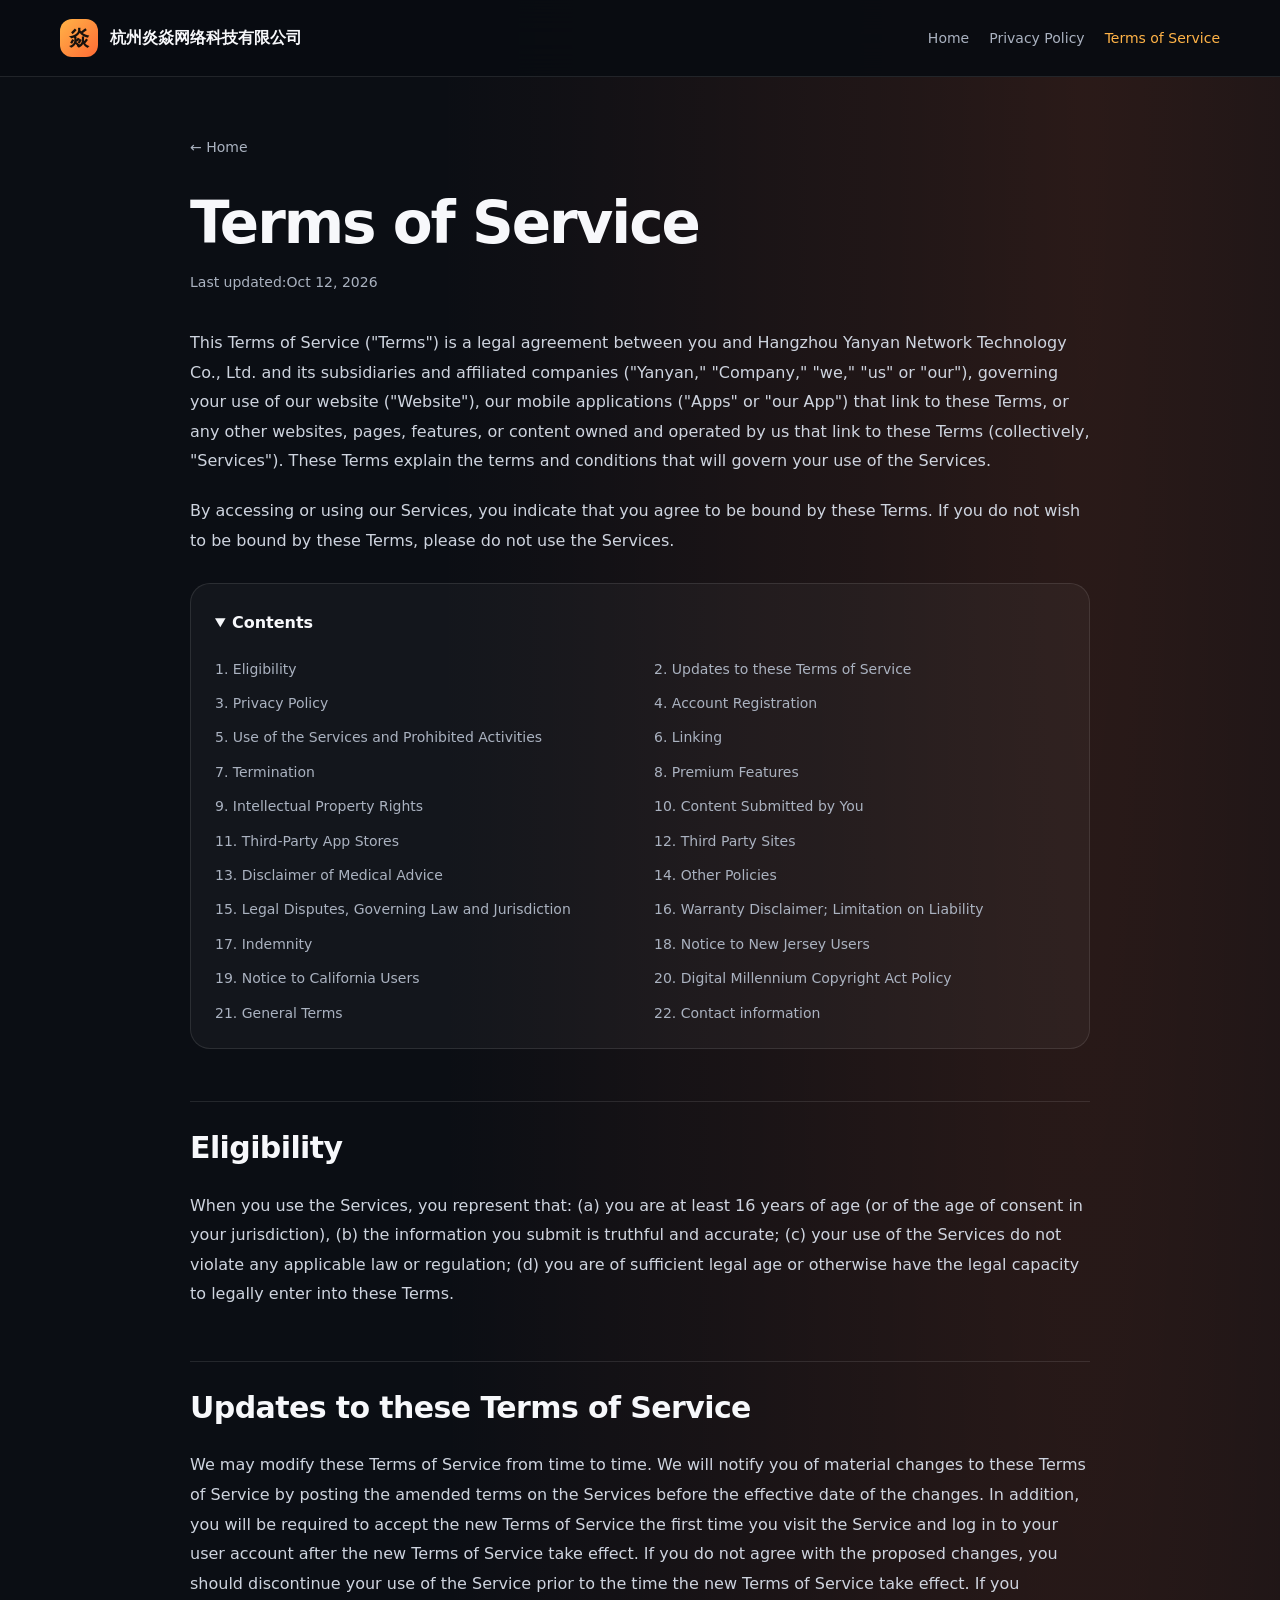
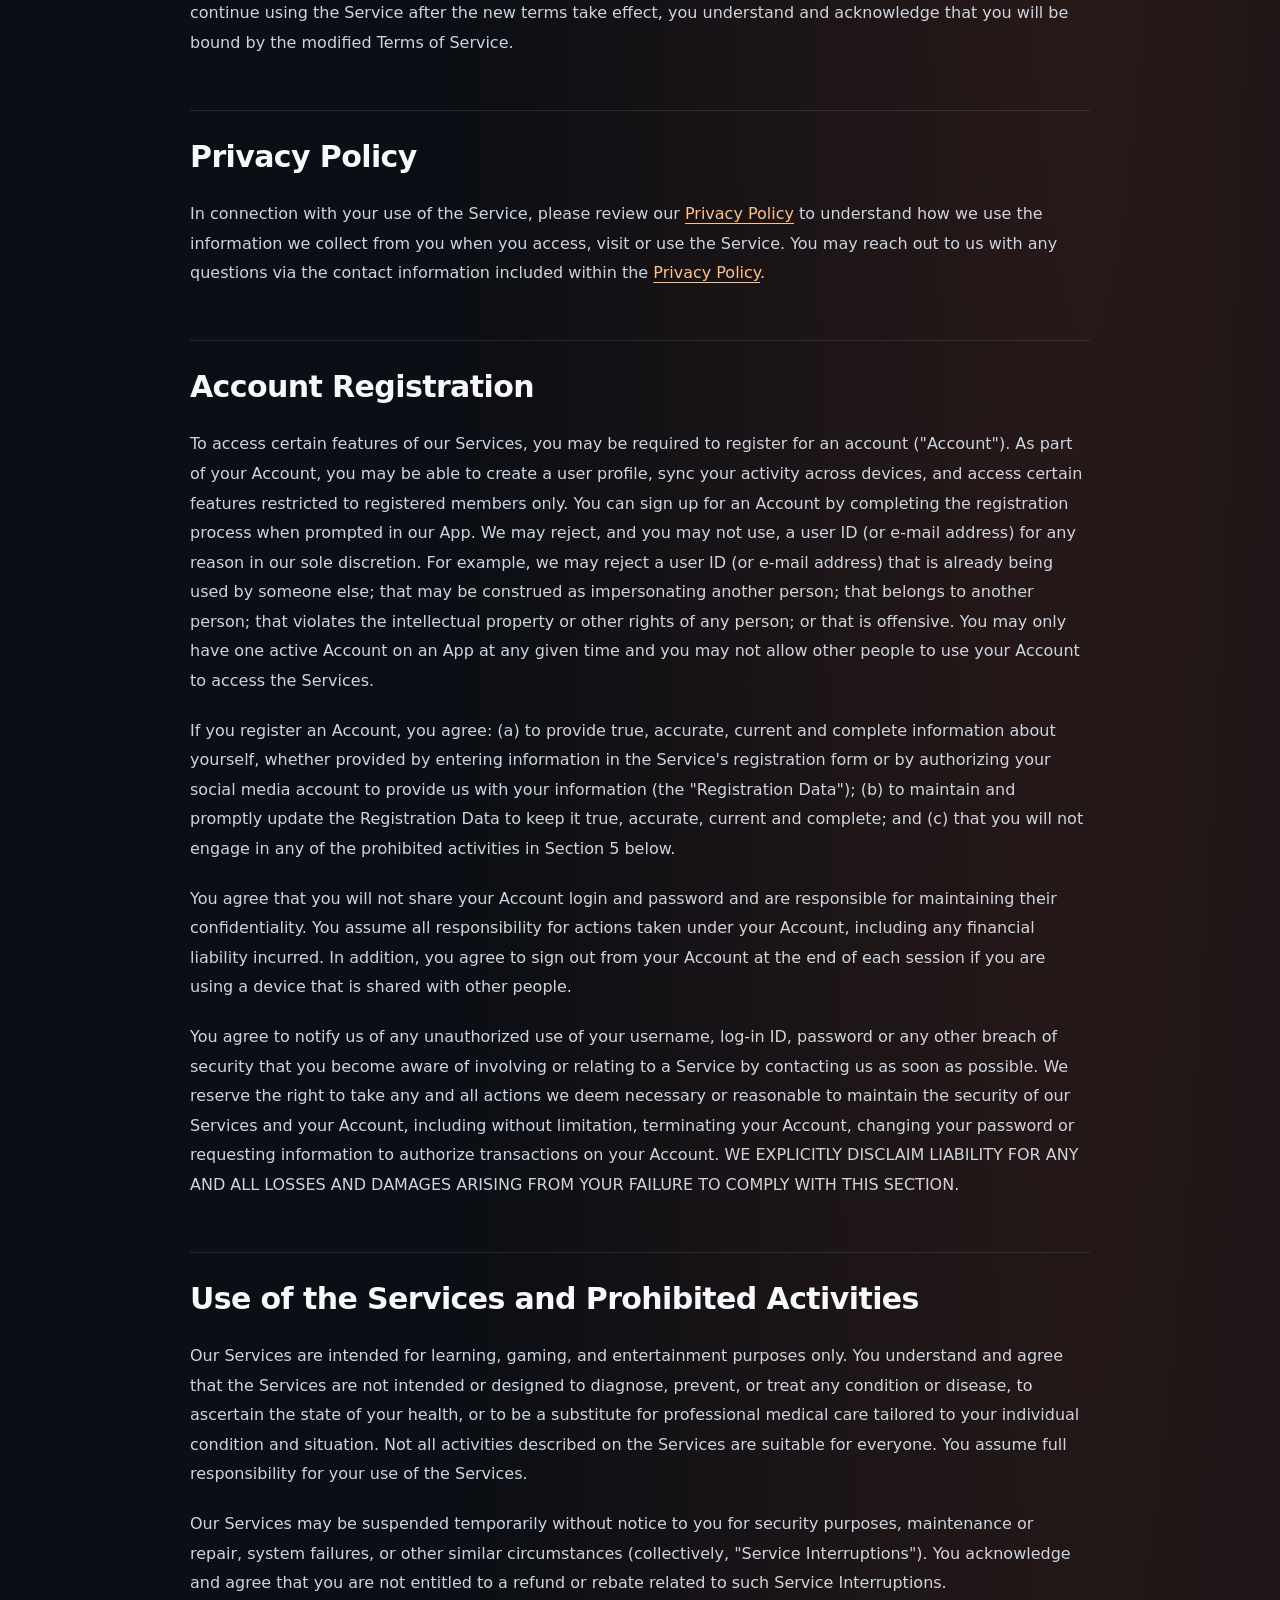
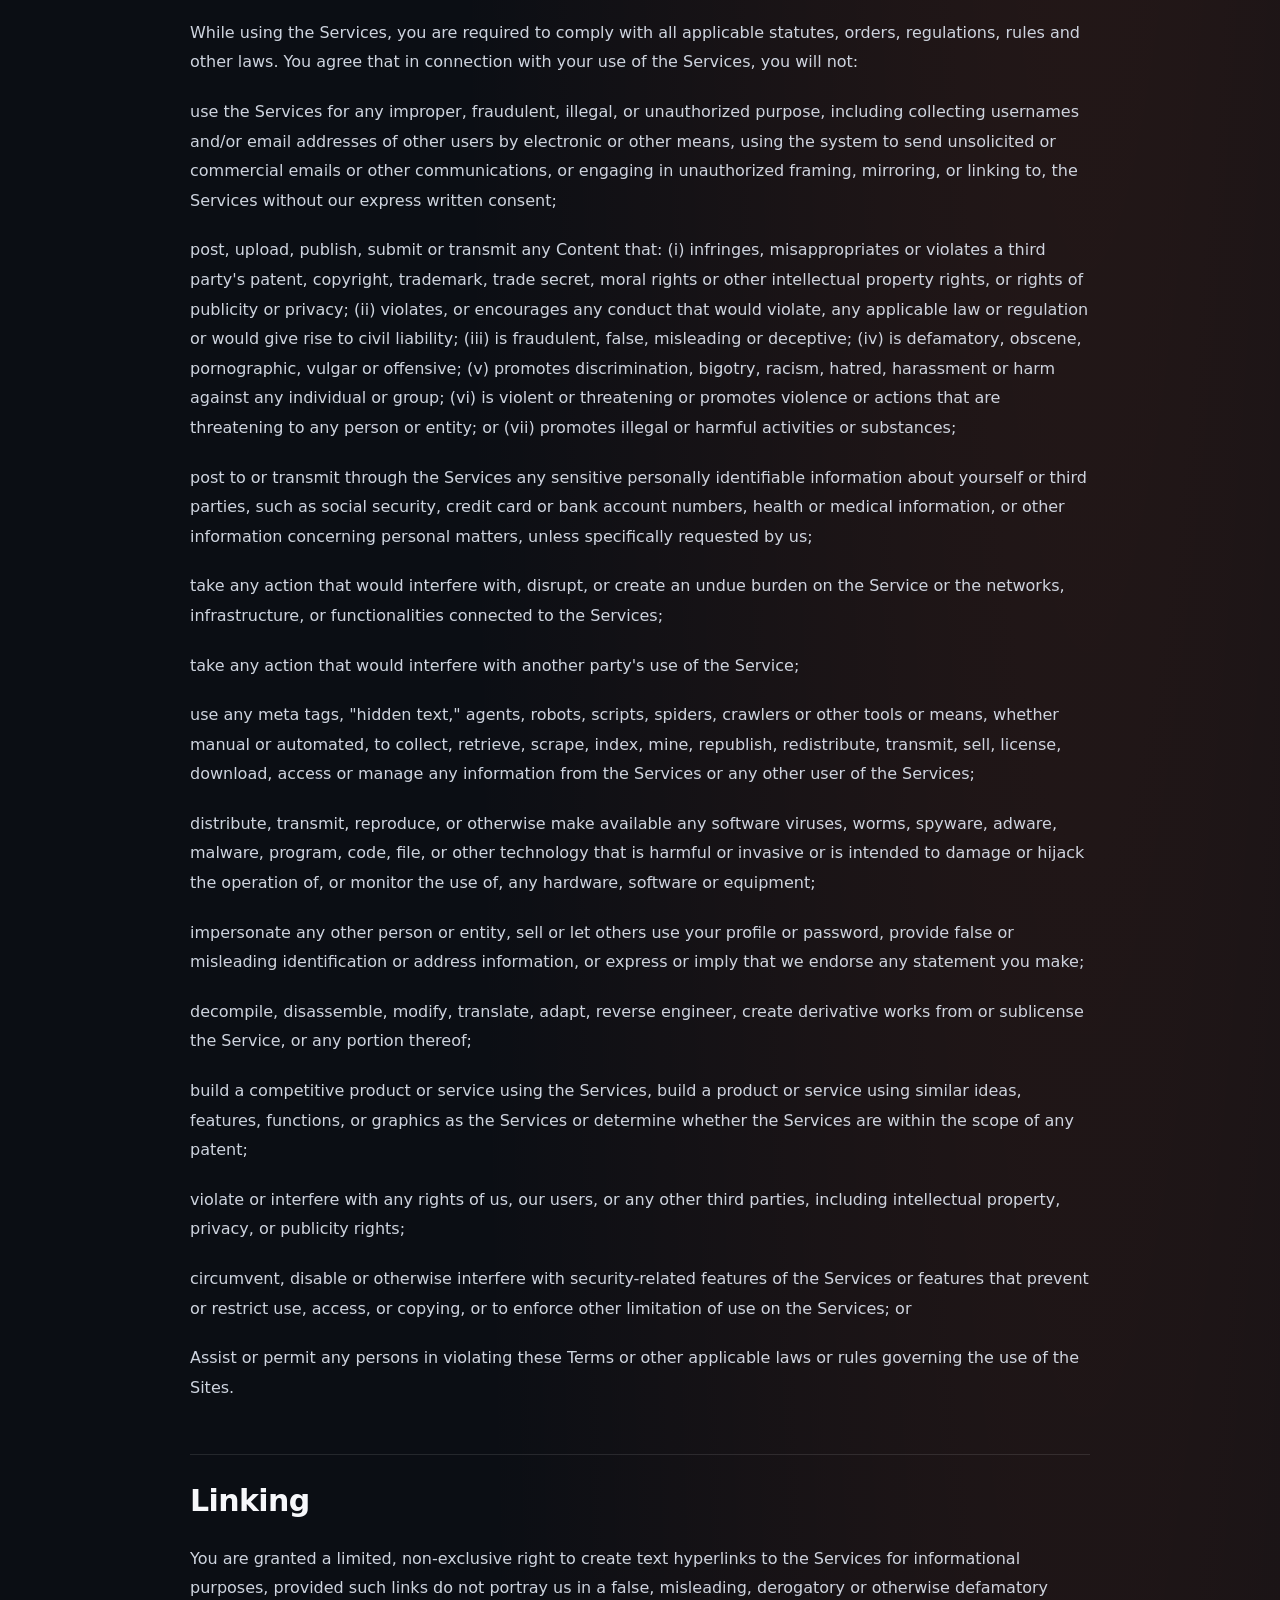
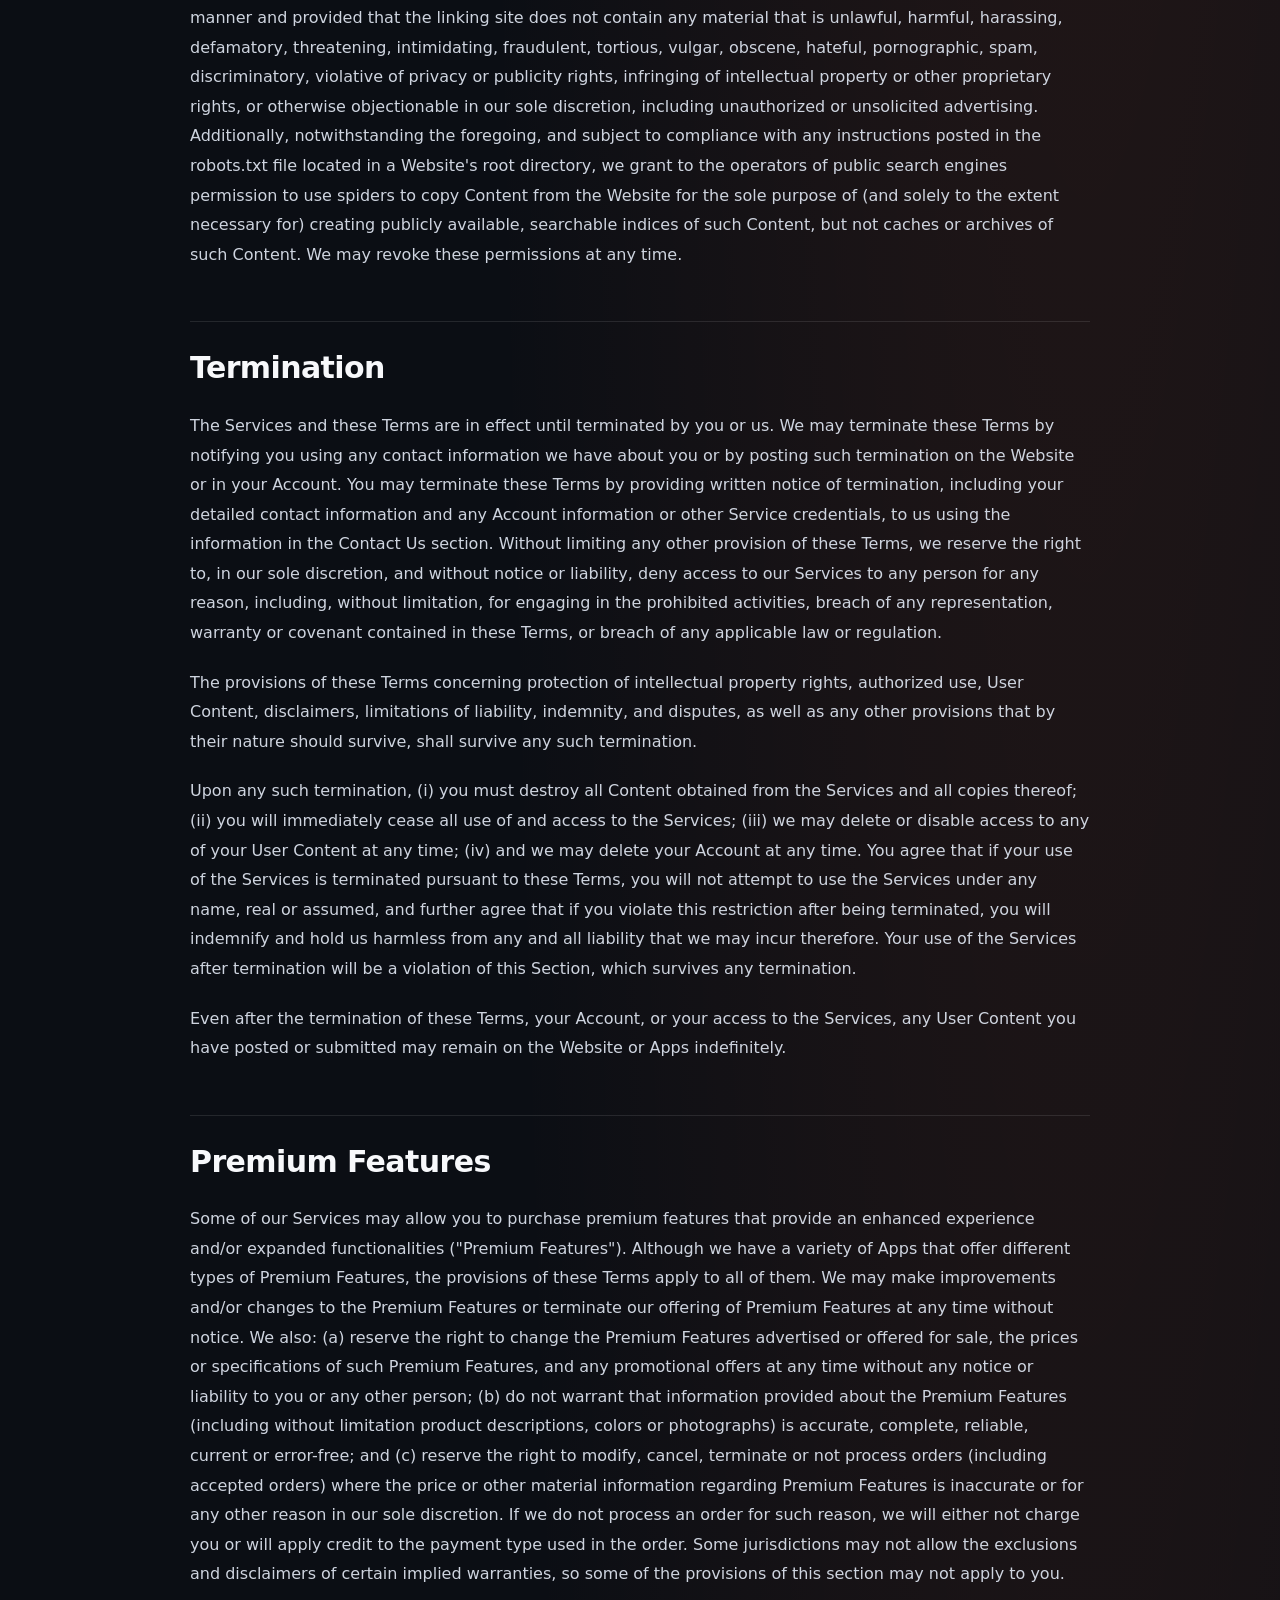
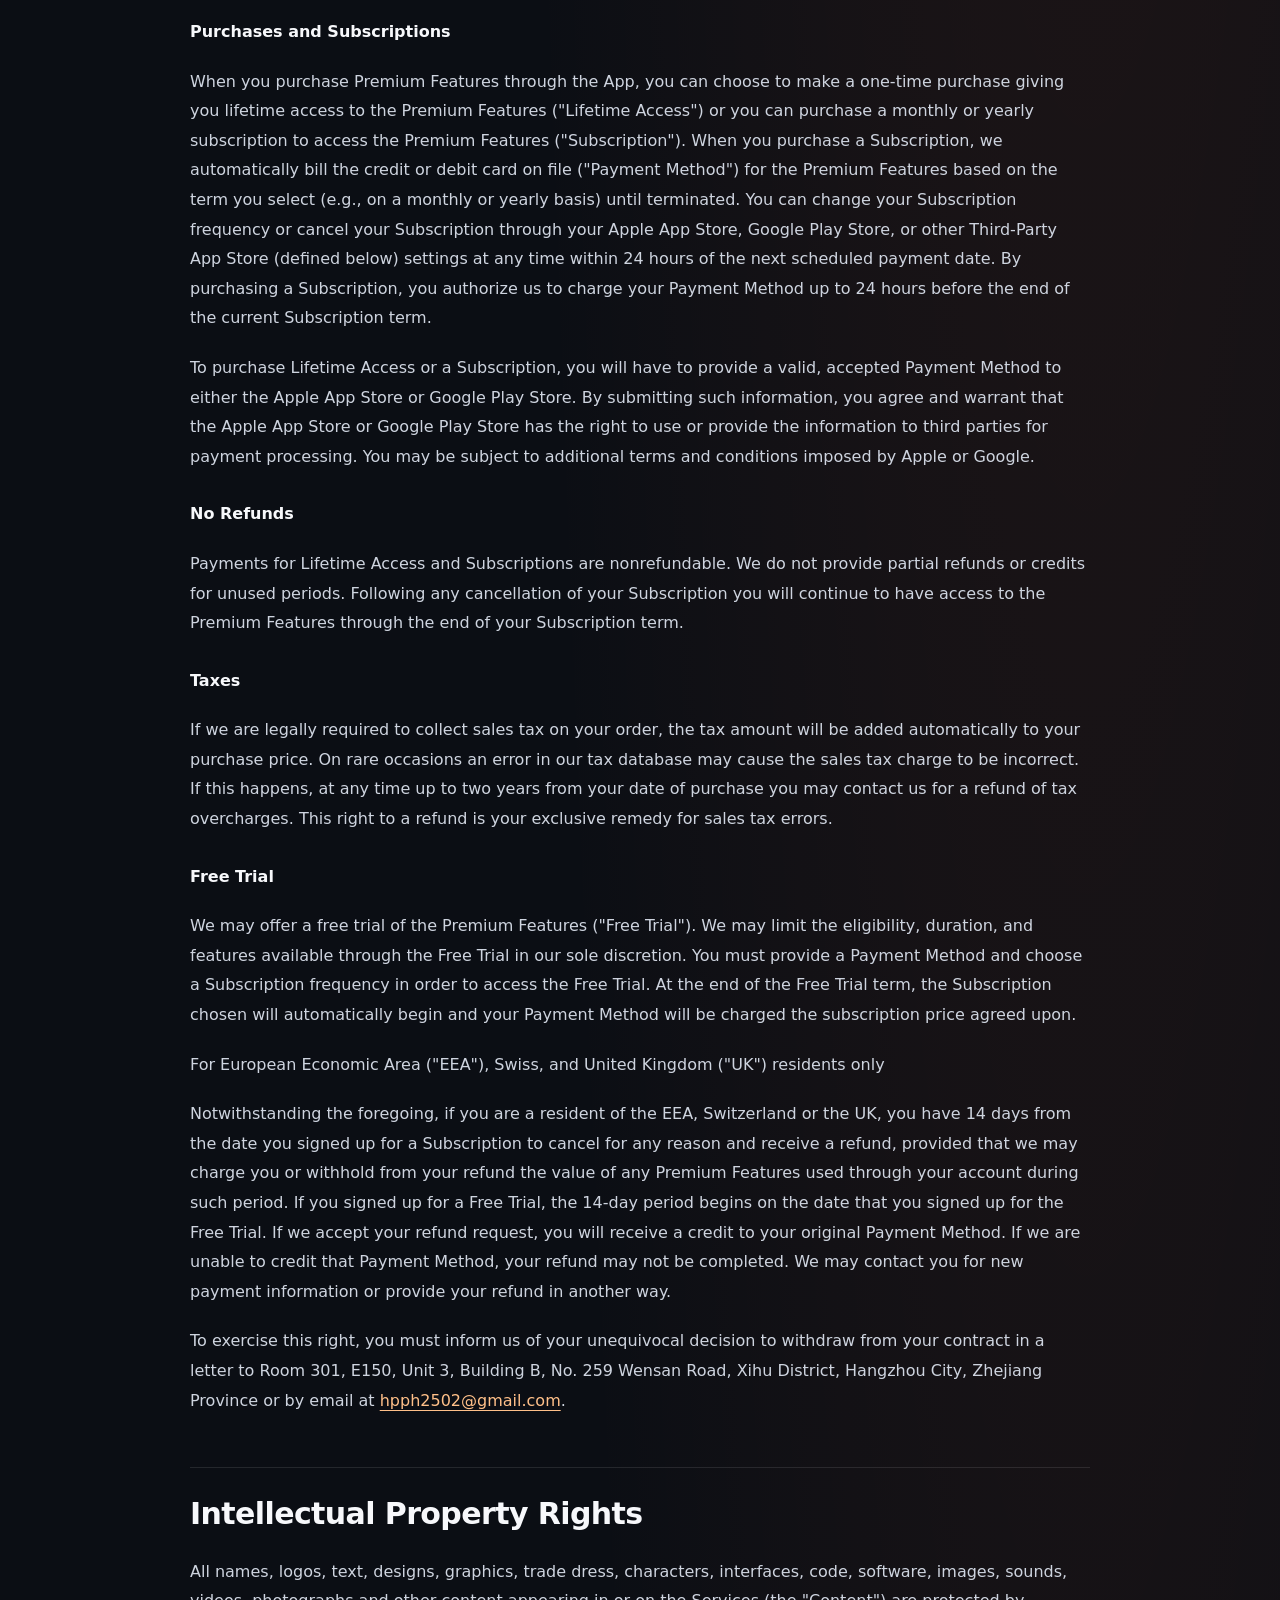
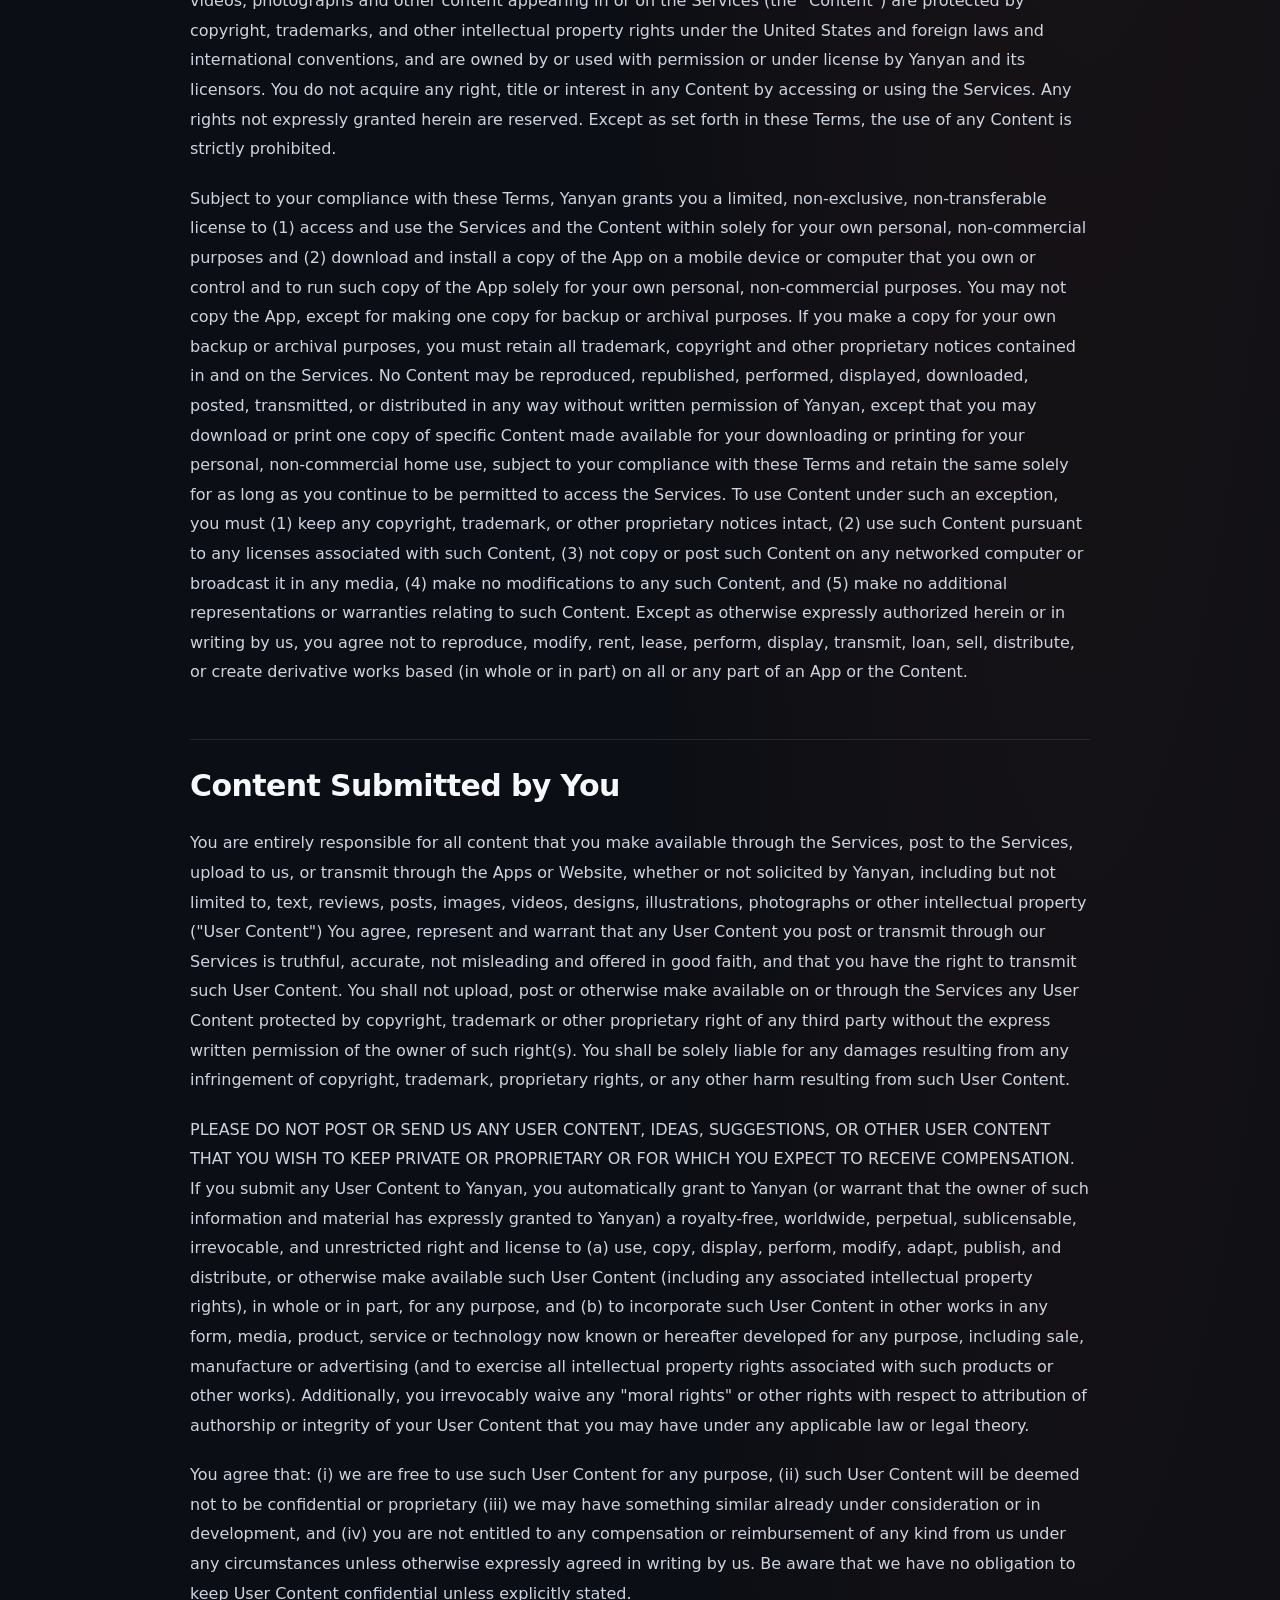
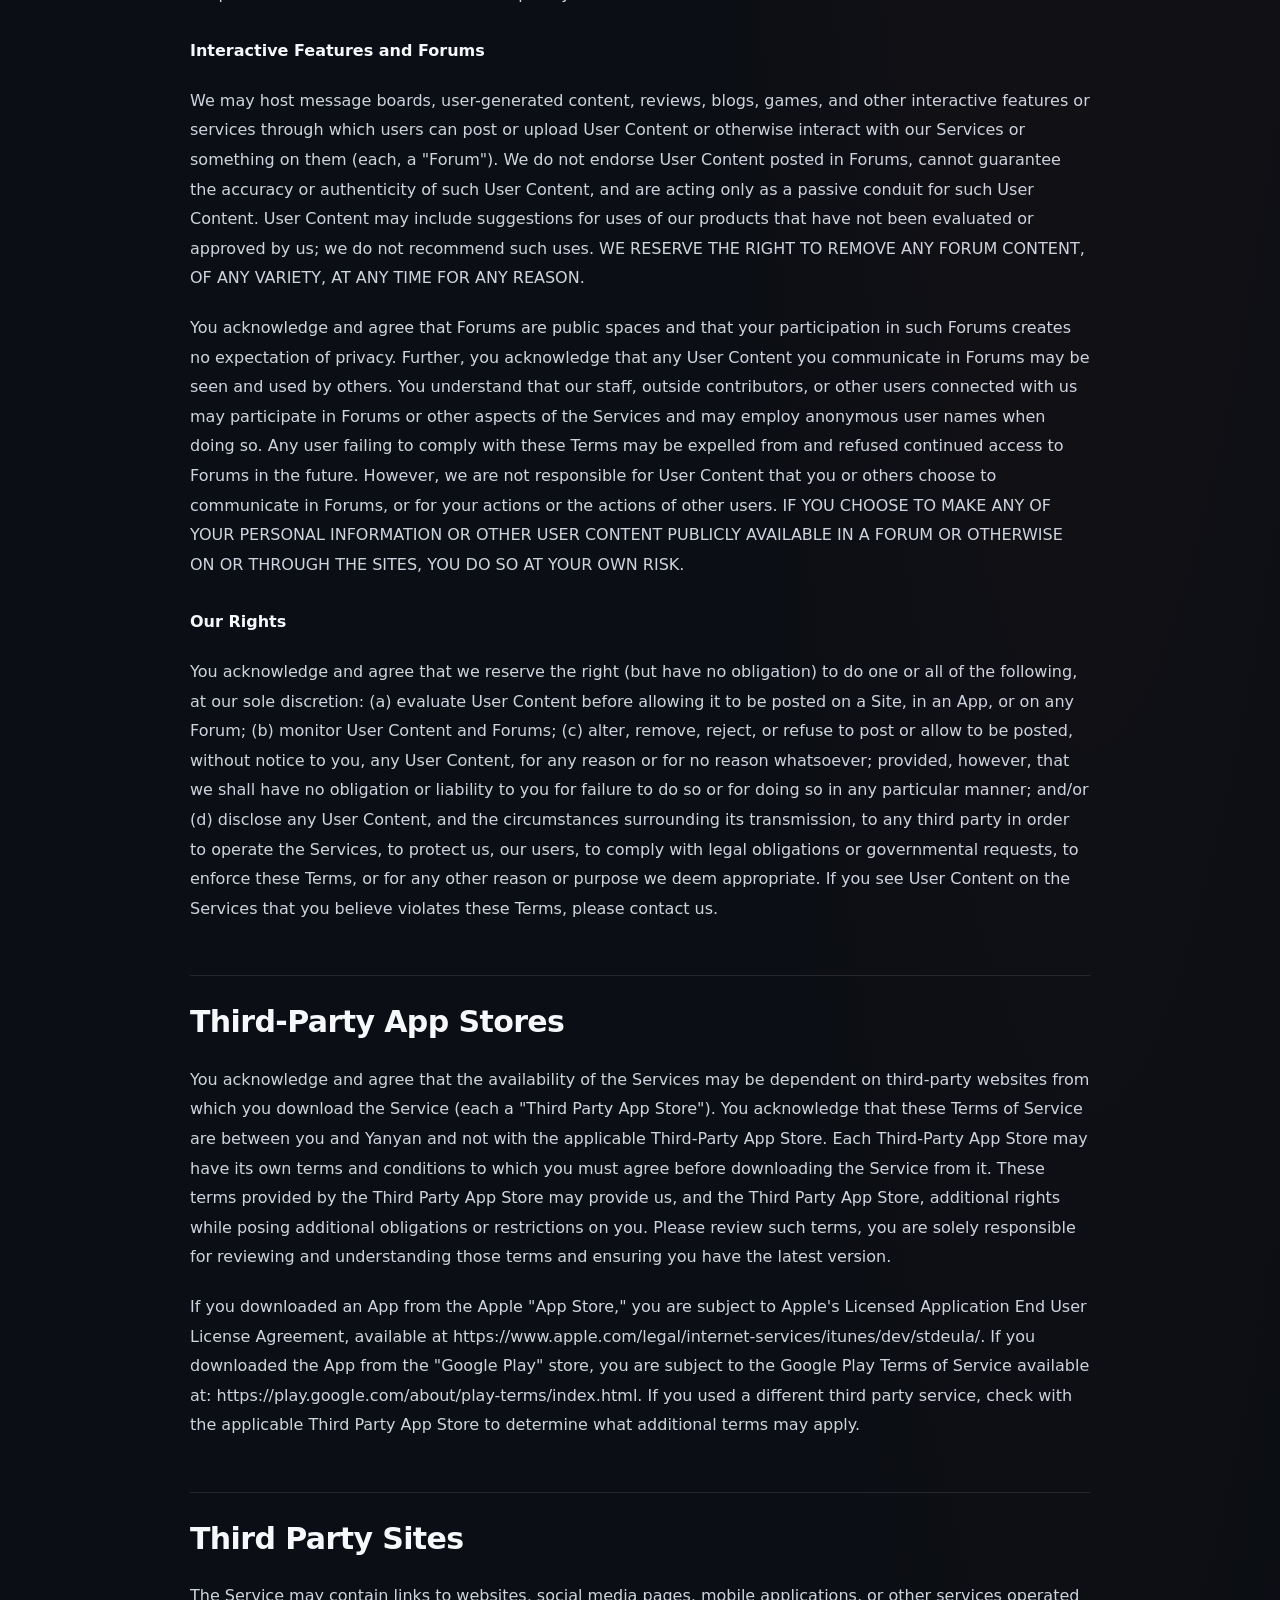
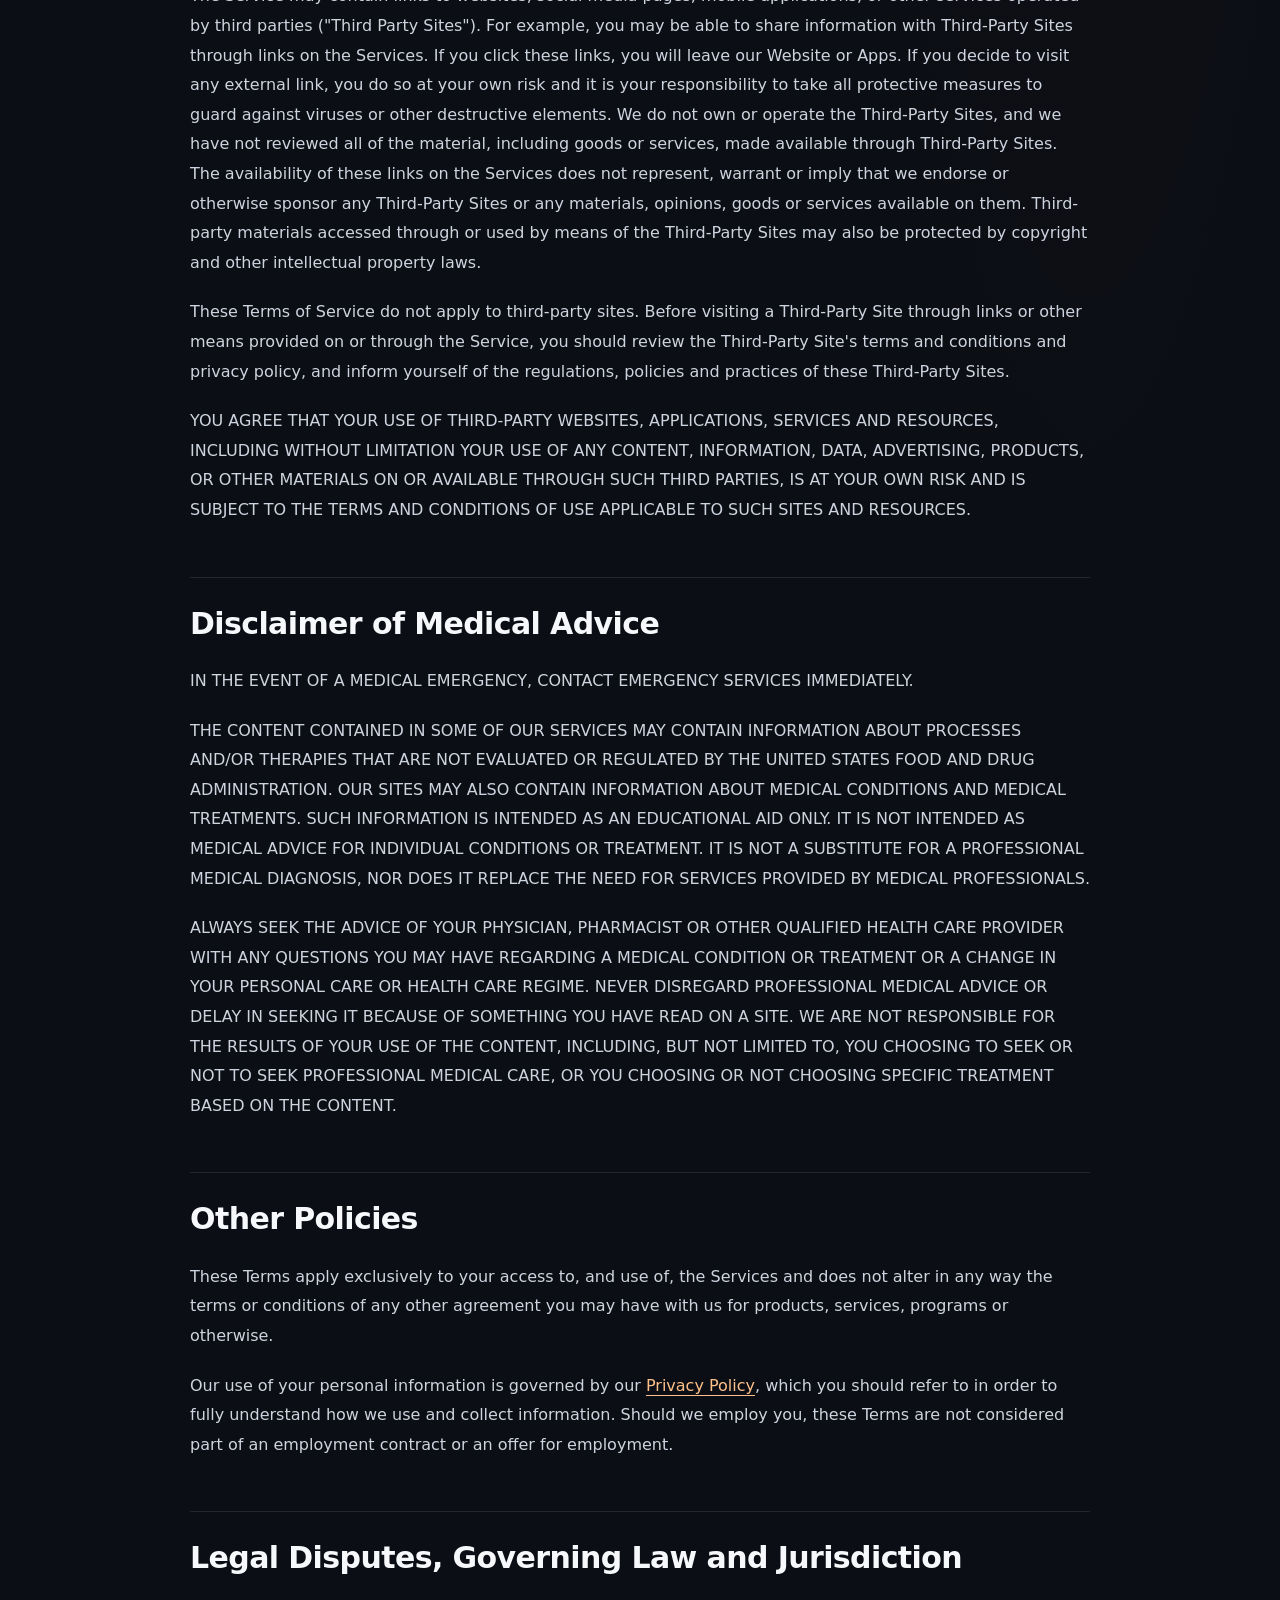
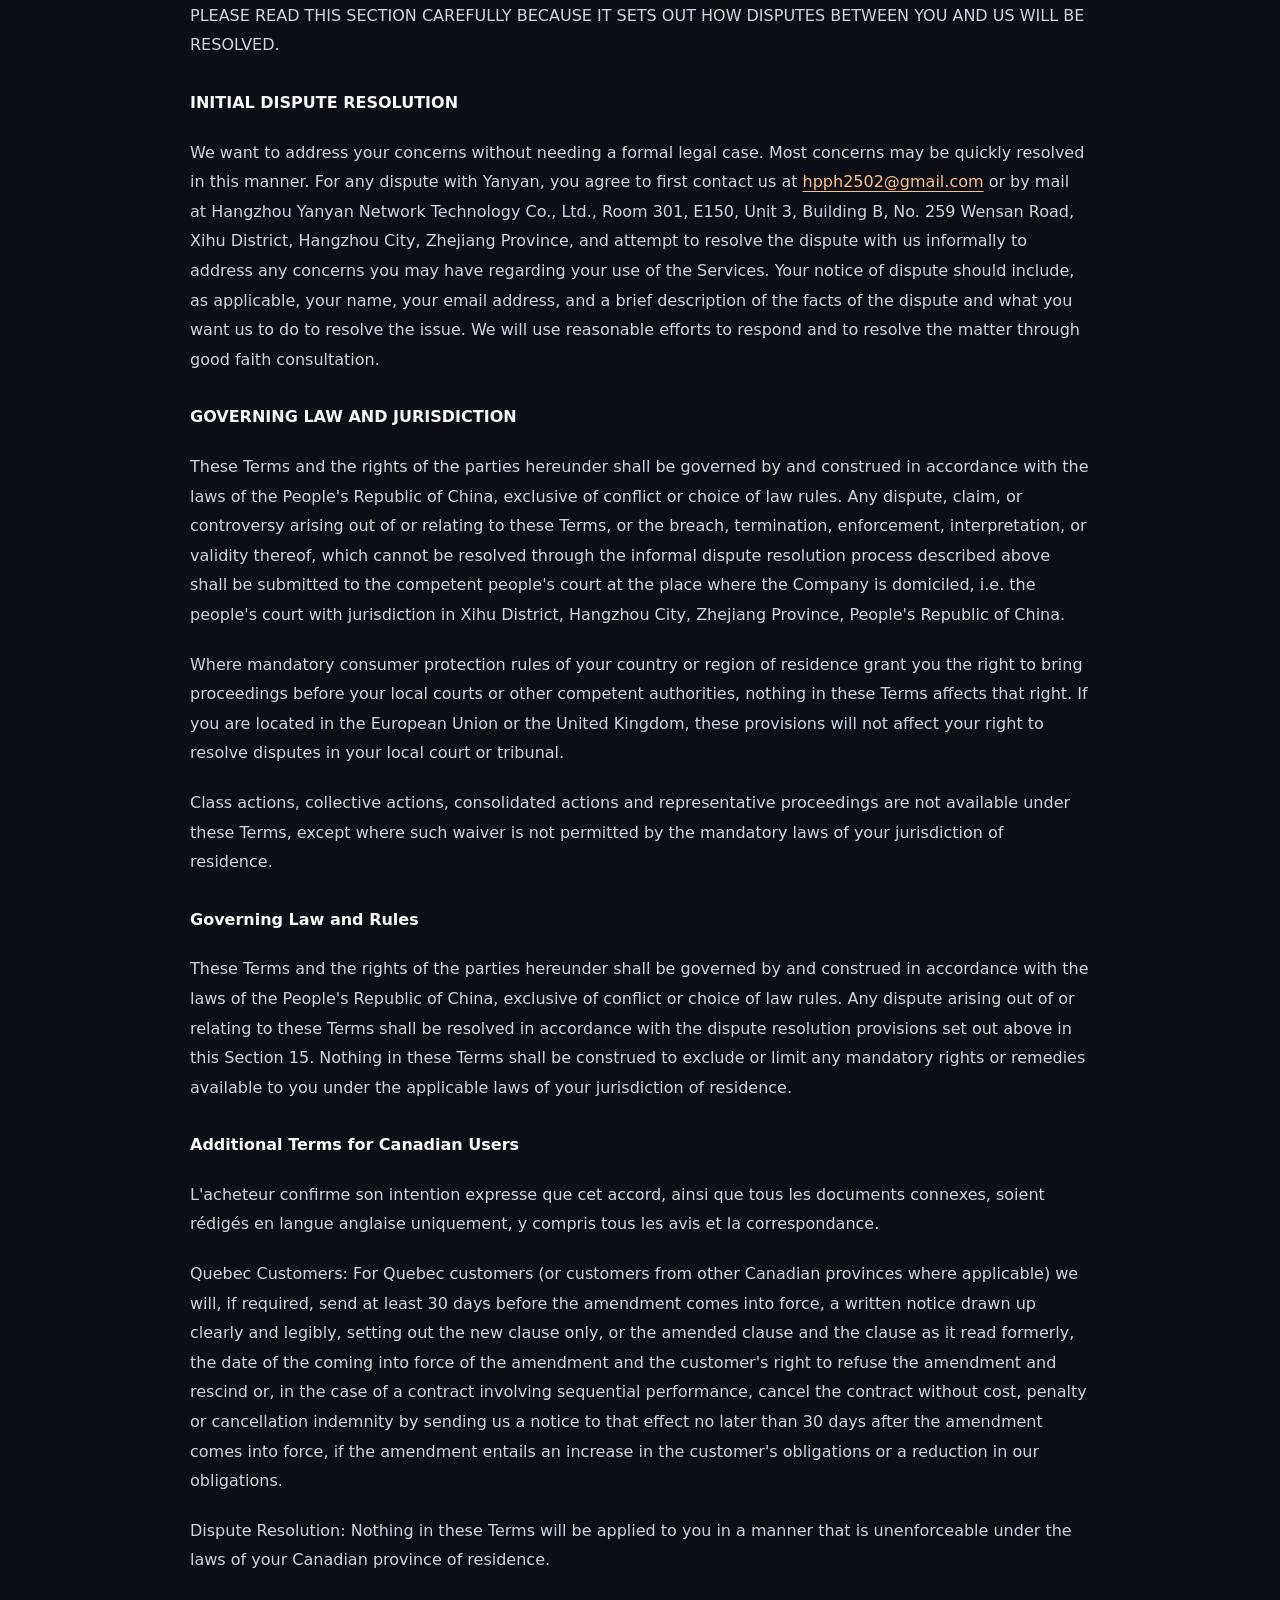
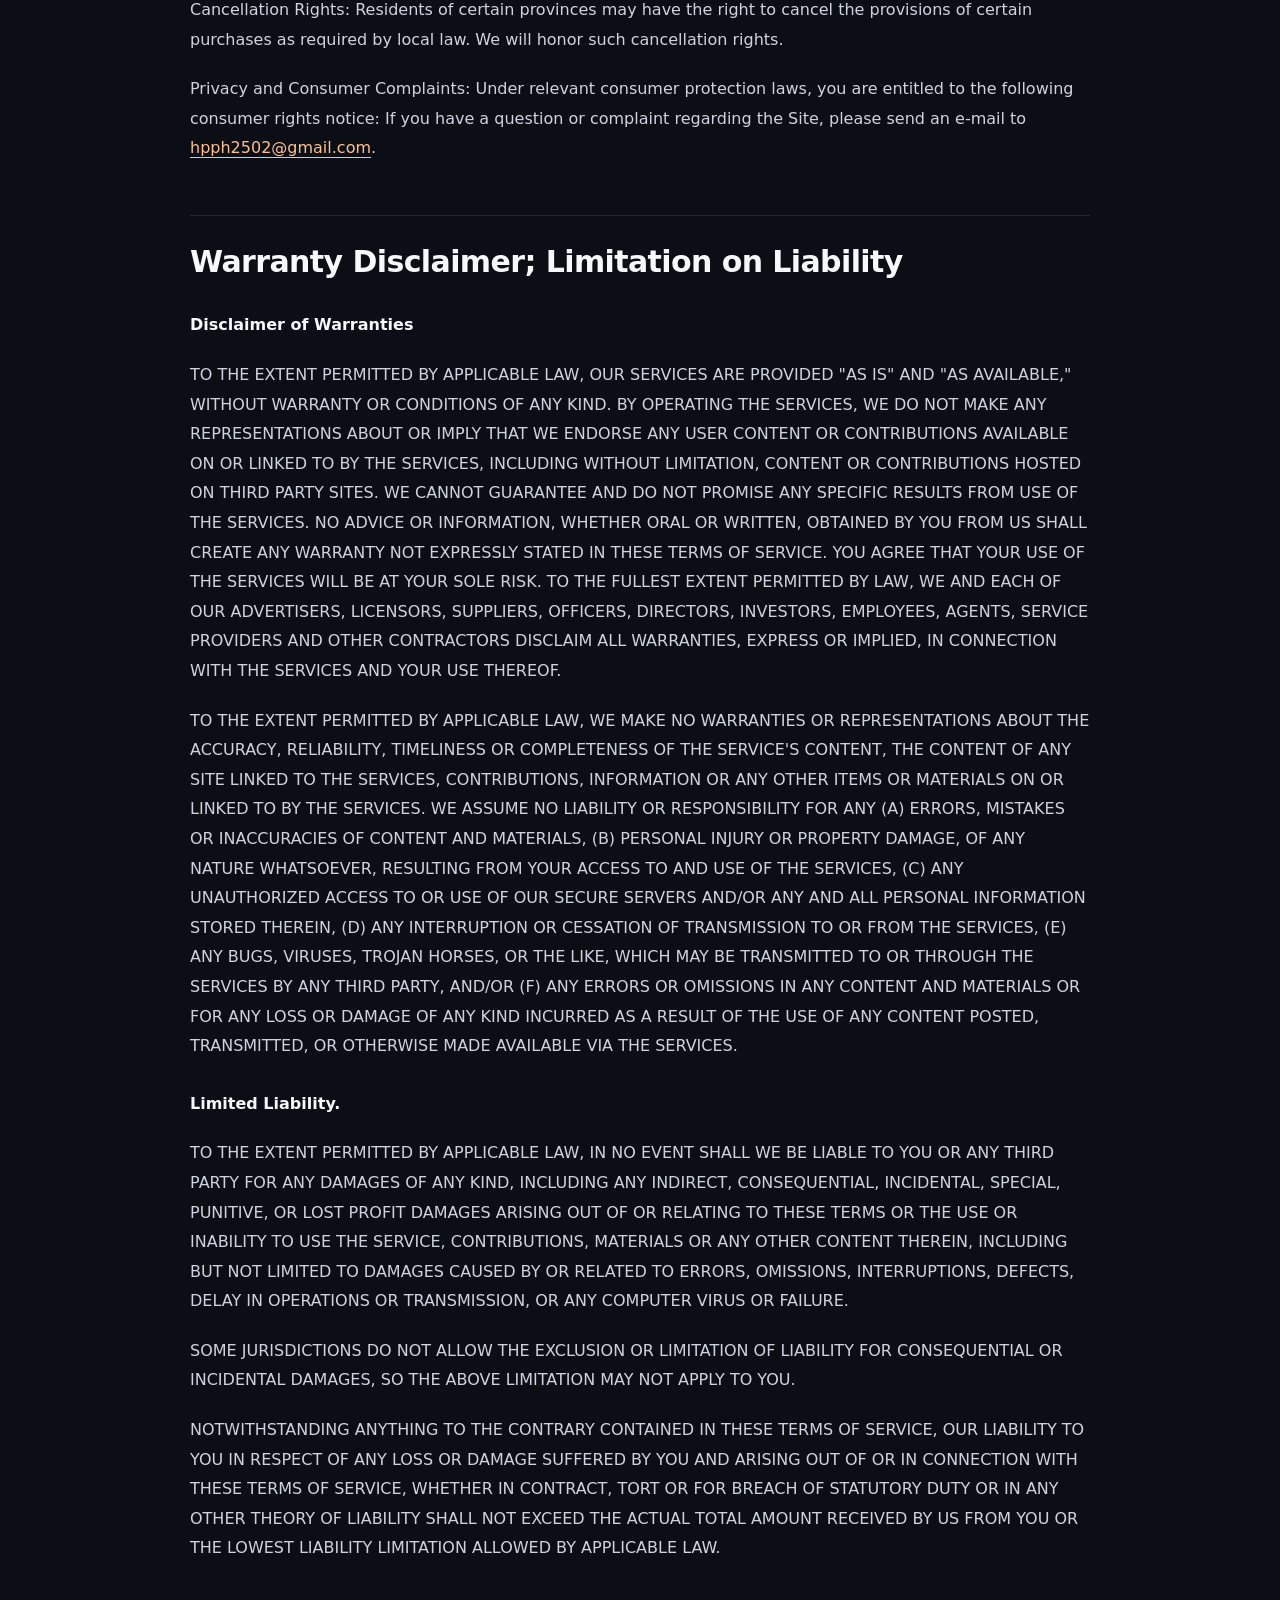
<file: terms-of-service.html>
<!DOCTYPE html>
<html lang="en">
<head>
  <meta charset="UTF-8" />
  <meta name="viewport" content="width=device-width, initial-scale=1.0" />
  <meta name="description" content="Terms of Service for Hangzhou Yanyan Network Technology Co., Ltd. and its Services." />
  <meta name="theme-color" content="#10131a" />
  <title>Terms of Service | 杭州炎焱网络科技有限公司</title>
  <link rel="stylesheet" href="legal.css" />
</head>
<body id="top">
  <a class="skip-link" href="#main">Skip to content</a>
  <header class="nav">
    <div class="container nav-inner">
      <a class="brand" href="index.html" aria-label="Home">
        <span class="brand-mark" lang="zh-CN">焱</span>
        <span class="brand-name" lang="zh-CN">杭州炎焱网络科技有限公司</span>
      </a>
      <nav class="nav-links" aria-label="Website navigation">
        <a href="index.html">Home</a>
        <a href="privacy-policy.html">Privacy Policy</a>
        <a href="terms-of-service.html" aria-current="page">Terms of Service</a>
      </nav>
    </div>
  </header>
  <main class="container legal" id="main">
    <a class="breadcrumb" href="index.html">← Home</a>
    <h1>Terms of Service</h1>
    <p class="updated">Last updated:Oct 12, 2026</p>
    <article class="document" aria-label="Terms of Service">
      <p>This Terms of Service (&quot;Terms&quot;) is a legal agreement between you and Hangzhou Yanyan Network Technology Co., Ltd. and its subsidiaries and affiliated companies (&quot;Yanyan,&quot; &quot;Company,&quot; &quot;we,&quot; &quot;us&quot; or &quot;our&quot;), governing your use of our website (&quot;Website&quot;), our mobile applications (&quot;Apps&quot; or &quot;our App&quot;) that link to these Terms, or any other websites, pages, features, or content owned and operated by us that link to these Terms (collectively, &quot;Services&quot;). These Terms explain the terms and conditions that will govern your use of the Services.</p>
      <p>By accessing or using our Services, you indicate that you agree to be bound by these Terms. If you do not wish to be bound by these Terms, please do not use the Services.</p>
      <details class="toc" open><summary>Contents</summary><nav aria-label="Table of contents"><ul><li><a href="#section-1">1. Eligibility</a></li><li><a href="#section-2">2. Updates to these Terms of Service</a></li><li><a href="#section-3">3. Privacy Policy</a></li><li><a href="#section-4">4. Account Registration</a></li><li><a href="#section-5">5. Use of the Services and Prohibited Activities</a></li><li><a href="#section-6">6. Linking</a></li><li><a href="#section-7">7. Termination</a></li><li><a href="#section-8">8. Premium Features</a></li><li><a href="#section-9">9. Intellectual Property Rights</a></li><li><a href="#section-10">10. Content Submitted by You</a></li><li><a href="#section-11">11. Third-Party App Stores</a></li><li><a href="#section-12">12. Third Party Sites</a></li><li><a href="#section-13">13. Disclaimer of Medical Advice</a></li><li><a href="#section-14">14. Other Policies</a></li><li><a href="#section-15">15. Legal Disputes, Governing Law and Jurisdiction</a></li><li><a href="#section-16">16. Warranty Disclaimer; Limitation on Liability</a></li><li><a href="#section-17">17. Indemnity</a></li><li><a href="#section-18">18. Notice to New Jersey Users</a></li><li><a href="#section-19">19. Notice to California Users</a></li><li><a href="#section-20">20. Digital Millennium Copyright Act Policy</a></li><li><a href="#section-21">21. General Terms</a></li><li><a href="#section-22">22. Contact information</a></li></ul></nav></details>
      <h2 id="section-1">Eligibility</h2>
      <p>When you use the Services, you represent that: (a) you are at least 16 years of age (or of the age of consent in your jurisdiction), (b) the information you submit is truthful and accurate; (c) your use of the Services do not violate any applicable law or regulation; (d) you are of sufficient legal age or otherwise have the legal capacity to legally enter into these Terms.</p>
      <h2 id="section-2">Updates to these Terms of Service</h2>
      <p>We may modify these Terms of Service from time to time. We will notify you of material changes to these Terms of Service by posting the amended terms on the Services before the effective date of the changes. In addition, you will be required to accept the new Terms of Service the first time you visit the Service and log in to your user account after the new Terms of Service take effect. If you do not agree with the proposed changes, you should discontinue your use of the Service prior to the time the new Terms of Service take effect. If you continue using the Service after the new terms take effect, you understand and acknowledge that you will be bound by the modified Terms of Service.</p>
      <h2 id="section-3">Privacy Policy</h2>
      <p>In connection with your use of the Service, please review our <a href="privacy-policy.html">Privacy Policy</a> to understand how we use the information we collect from you when you access, visit or use the Service. You may reach out to us with any questions via the contact information included within the <a href="privacy-policy.html">Privacy Policy</a>.</p>
      <h2 id="section-4">Account Registration</h2>
      <p>To access certain features of our Services, you may be required to register for an account (&quot;Account&quot;). As part of your Account, you may be able to create a user profile, sync your activity across devices, and access certain features restricted to registered members only. You can sign up for an Account by completing the registration process when prompted in our App. We may reject, and you may not use, a user ID (or e-mail address) for any reason in our sole discretion. For example, we may reject a user ID (or e-mail address) that is already being used by someone else; that may be construed as impersonating another person; that belongs to another person; that violates the intellectual property or other rights of any person; or that is offensive. You may only have one active Account on an App at any given time and you may not allow other people to use your Account to access the Services.</p>
      <p>If you register an Account, you agree: (a) to provide true, accurate, current and complete information about yourself, whether provided by entering information in the Service&#x27;s registration form or by authorizing your social media account to provide us with your information (the &quot;Registration Data&quot;); (b) to maintain and promptly update the Registration Data to keep it true, accurate, current and complete; and (c) that you will not engage in any of the prohibited activities in Section 5 below.</p>
      <p>You agree that you will not share your Account login and password and are responsible for maintaining their confidentiality. You assume all responsibility for actions taken under your Account, including any financial liability incurred. In addition, you agree to sign out from your Account at the end of each session if you are using a device that is shared with other people.</p>
      <p>You agree to notify us of any unauthorized use of your username, log-in ID, password or any other breach of security that you become aware of involving or relating to a Service by contacting us as soon as possible. We reserve the right to take any and all actions we deem necessary or reasonable to maintain the security of our Services and your Account, including without limitation, terminating your Account, changing your password or requesting information to authorize transactions on your Account. WE EXPLICITLY DISCLAIM LIABILITY FOR ANY AND ALL LOSSES AND DAMAGES ARISING FROM YOUR FAILURE TO COMPLY WITH THIS SECTION.</p>
      <h2 id="section-5">Use of the Services and Prohibited Activities</h2>
      <p>Our Services are intended for learning, gaming, and entertainment purposes only. You understand and agree that the Services are not intended or designed to diagnose, prevent, or treat any condition or disease, to ascertain the state of your health, or to be a substitute for professional medical care tailored to your individual condition and situation. Not all activities described on the Services are suitable for everyone. You assume full responsibility for your use of the Services.</p>
      <p>Our Services may be suspended temporarily without notice to you for security purposes, maintenance or repair, system failures, or other similar circumstances (collectively, &quot;Service Interruptions&quot;). You acknowledge and agree that you are not entitled to a refund or rebate related to such Service Interruptions.</p>
      <p>While using the Services, you are required to comply with all applicable statutes, orders, regulations, rules and other laws. You agree that in connection with your use of the Services, you will not:</p>
      <p>use the Services for any improper, fraudulent, illegal, or unauthorized purpose, including collecting usernames and/or email addresses of other users by electronic or other means, using the system to send unsolicited or commercial emails or other communications, or engaging in unauthorized framing, mirroring, or linking to, the Services without our express written consent;</p>
      <p>post, upload, publish, submit or transmit any Content that: (i) infringes, misappropriates or violates a third party&#x27;s patent, copyright, trademark, trade secret, moral rights or other intellectual property rights, or rights of publicity or privacy; (ii) violates, or encourages any conduct that would violate, any applicable law or regulation or would give rise to civil liability; (iii) is fraudulent, false, misleading or deceptive; (iv) is defamatory, obscene, pornographic, vulgar or offensive; (v) promotes discrimination, bigotry, racism, hatred, harassment or harm against any individual or group; (vi) is violent or threatening or promotes violence or actions that are threatening to any person or entity; or (vii) promotes illegal or harmful activities or substances;</p>
      <p>post to or transmit through the Services any sensitive personally identifiable information about yourself or third parties, such as social security, credit card or bank account numbers, health or medical information, or other information concerning personal matters, unless specifically requested by us;</p>
      <p>take any action that would interfere with, disrupt, or create an undue burden on the Service or the networks, infrastructure, or functionalities connected to the Services;</p>
      <p>take any action that would interfere with another party&#x27;s use of the Service;</p>
      <p>use any meta tags, &quot;hidden text,&quot; agents, robots, scripts, spiders, crawlers or other tools or means, whether manual or automated, to collect, retrieve, scrape, index, mine, republish, redistribute, transmit, sell, license, download, access or manage any information from the Services or any other user of the Services;</p>
      <p>distribute, transmit, reproduce, or otherwise make available any software viruses, worms, spyware, adware, malware, program, code, file, or other technology that is harmful or invasive or is intended to damage or hijack the operation of, or monitor the use of, any hardware, software or equipment;</p>
      <p>impersonate any other person or entity, sell or let others use your profile or password, provide false or misleading identification or address information, or express or imply that we endorse any statement you make;</p>
      <p>decompile, disassemble, modify, translate, adapt, reverse engineer, create derivative works from or sublicense the Service, or any portion thereof;</p>
      <p>build a competitive product or service using the Services, build a product or service using similar ideas, features, functions, or graphics as the Services or determine whether the Services are within the scope of any patent;</p>
      <p>violate or interfere with any rights of us, our users, or any other third parties, including intellectual property, privacy, or publicity rights;</p>
      <p>circumvent, disable or otherwise interfere with security-related features of the Services or features that prevent or restrict use, access, or copying, or to enforce other limitation of use on the Services; or</p>
      <p>Assist or permit any persons in violating these Terms or other applicable laws or rules governing the use of the Sites.</p>
      <h2 id="section-6">Linking</h2>
      <p>You are granted a limited, non-exclusive right to create text hyperlinks to the Services for informational purposes, provided such links do not portray us in a false, misleading, derogatory or otherwise defamatory manner and provided that the linking site does not contain any material that is unlawful, harmful, harassing, defamatory, threatening, intimidating, fraudulent, tortious, vulgar, obscene, hateful, pornographic, spam, discriminatory, violative of privacy or publicity rights, infringing of intellectual property or other proprietary rights, or otherwise objectionable in our sole discretion, including unauthorized or unsolicited advertising. Additionally, notwithstanding the foregoing, and subject to compliance with any instructions posted in the robots.txt file located in a Website&#x27;s root directory, we grant to the operators of public search engines permission to use spiders to copy Content from the Website for the sole purpose of (and solely to the extent necessary for) creating publicly available, searchable indices of such Content, but not caches or archives of such Content. We may revoke these permissions at any time.</p>
      <h2 id="section-7">Termination</h2>
      <p>The Services and these Terms are in effect until terminated by you or us. We may terminate these Terms by notifying you using any contact information we have about you or by posting such termination on the Website or in your Account. You may terminate these Terms by providing written notice of termination, including your detailed contact information and any Account information or other Service credentials, to us using the information in the Contact Us section. Without limiting any other provision of these Terms, we reserve the right to, in our sole discretion, and without notice or liability, deny access to our Services to any person for any reason, including, without limitation, for engaging in the prohibited activities, breach of any representation, warranty or covenant contained in these Terms, or breach of any applicable law or regulation.</p>
      <p>The provisions of these Terms concerning protection of intellectual property rights, authorized use, User Content, disclaimers, limitations of liability, indemnity, and disputes, as well as any other provisions that by their nature should survive, shall survive any such termination.</p>
      <p>Upon any such termination, (i) you must destroy all Content obtained from the Services and all copies thereof; (ii) you will immediately cease all use of and access to the Services; (iii) we may delete or disable access to any of your User Content at any time; (iv) and we may delete your Account at any time. You agree that if your use of the Services is terminated pursuant to these Terms, you will not attempt to use the Services under any name, real or assumed, and further agree that if you violate this restriction after being terminated, you will indemnify and hold us harmless from any and all liability that we may incur therefore. Your use of the Services after termination will be a violation of this Section, which survives any termination.</p>
      <p>Even after the termination of these Terms, your Account, or your access to the Services, any User Content you have posted or submitted may remain on the Website or Apps indefinitely.</p>
      <h2 id="section-8">Premium Features</h2>
      <p>Some of our Services may allow you to purchase premium features that provide an enhanced experience and/or expanded functionalities (&quot;Premium Features&quot;). Although we have a variety of Apps that offer different types of Premium Features, the provisions of these Terms apply to all of them. We may make improvements and/or changes to the Premium Features or terminate our offering of Premium Features at any time without notice. We also: (a) reserve the right to change the Premium Features advertised or offered for sale, the prices or specifications of such Premium Features, and any promotional offers at any time without any notice or liability to you or any other person; (b) do not warrant that information provided about the Premium Features (including without limitation product descriptions, colors or photographs) is accurate, complete, reliable, current or error-free; and (c) reserve the right to modify, cancel, terminate or not process orders (including accepted orders) where the price or other material information regarding Premium Features is inaccurate or for any other reason in our sole discretion. If we do not process an order for such reason, we will either not charge you or will apply credit to the payment type used in the order. Some jurisdictions may not allow the exclusions and disclaimers of certain implied warranties, so some of the provisions of this section may not apply to you.</p>
      <p class="minor-heading">Purchases and Subscriptions</p>
      <p>When you purchase Premium Features through the App, you can choose to make a one-time purchase giving you lifetime access to the Premium Features (&quot;Lifetime Access&quot;) or you can purchase a monthly or yearly subscription to access the Premium Features (&quot;Subscription&quot;). When you purchase a Subscription, we automatically bill the credit or debit card on file (&quot;Payment Method&quot;) for the Premium Features based on the term you select (e.g., on a monthly or yearly basis) until terminated. You can change your Subscription frequency or cancel your Subscription through your Apple App Store, Google Play Store, or other Third-Party App Store (defined below) settings at any time within 24 hours of the next scheduled payment date. By purchasing a Subscription, you authorize us to charge your Payment Method up to 24 hours before the end of the current Subscription term.</p>
      <p>To purchase Lifetime Access or a Subscription, you will have to provide a valid, accepted Payment Method to either the Apple App Store or Google Play Store. By submitting such information, you agree and warrant that the Apple App Store or Google Play Store has the right to use or provide the information to third parties for payment processing. You may be subject to additional terms and conditions imposed by Apple or Google.</p>
      <p class="minor-heading">No Refunds</p>
      <p>Payments for Lifetime Access and Subscriptions are nonrefundable. We do not provide partial refunds or credits for unused periods. Following any cancellation of your Subscription you will continue to have access to the Premium Features through the end of your Subscription term.</p>
      <p class="minor-heading">Taxes</p>
      <p>If we are legally required to collect sales tax on your order, the tax amount will be added automatically to your purchase price. On rare occasions an error in our tax database may cause the sales tax charge to be incorrect. If this happens, at any time up to two years from your date of purchase you may contact us for a refund of tax overcharges. This right to a refund is your exclusive remedy for sales tax errors.</p>
      <p class="minor-heading">Free Trial</p>
      <p>We may offer a free trial of the Premium Features (&quot;Free Trial&quot;). We may limit the eligibility, duration, and features available through the Free Trial in our sole discretion. You must provide a Payment Method and choose a Subscription frequency in order to access the Free Trial. At the end of the Free Trial term, the Subscription chosen will automatically begin and your Payment Method will be charged the subscription price agreed upon.</p>
      <p>For European Economic Area (&quot;EEA&quot;), Swiss, and United Kingdom (&quot;UK&quot;) residents only</p>
      <p>Notwithstanding the foregoing, if you are a resident of the EEA, Switzerland or the UK, you have 14 days from the date you signed up for a Subscription to cancel for any reason and receive a refund, provided that we may charge you or withhold from your refund the value of any Premium Features used through your account during such period. If you signed up for a Free Trial, the 14-day period begins on the date that you signed up for the Free Trial. If we accept your refund request, you will receive a credit to your original Payment Method. If we are unable to credit that Payment Method, your refund may not be completed. We may contact you for new payment information or provide your refund in another way.</p>
      <p>To exercise this right, you must inform us of your unequivocal decision to withdraw from your contract in a letter to Room 301, E150, Unit 3, Building B, No. 259 Wensan Road, Xihu District, Hangzhou City, Zhejiang Province or by email at <a href="mailto:hpph2502@gmail.com">hpph2502@gmail.com</a>.</p>
      <h2 id="section-9">Intellectual Property Rights</h2>
      <p>All names, logos, text, designs, graphics, trade dress, characters, interfaces, code, software, images, sounds, videos, photographs and other content appearing in or on the Services (the &quot;Content&quot;) are protected by copyright, trademarks, and other intellectual property rights under the United States and foreign laws and international conventions, and are owned by or used with permission or under license by Yanyan and its licensors. You do not acquire any right, title or interest in any Content by accessing or using the Services. Any rights not expressly granted herein are reserved. Except as set forth in these Terms, the use of any Content is strictly prohibited.</p>
      <p>Subject to your compliance with these Terms, Yanyan grants you a limited, non-exclusive, non-transferable license to (1) access and use the Services and the Content within solely for your own personal, non-commercial purposes and (2) download and install a copy of the App on a mobile device or computer that you own or control and to run such copy of the App solely for your own personal, non-commercial purposes. You may not copy the App, except for making one copy for backup or archival purposes. If you make a copy for your own backup or archival purposes, you must retain all trademark, copyright and other proprietary notices contained in and on the Services. No Content may be reproduced, republished, performed, displayed, downloaded, posted, transmitted, or distributed in any way without written permission of Yanyan, except that you may download or print one copy of specific Content made available for your downloading or printing for your personal, non-commercial home use, subject to your compliance with these Terms and retain the same solely for as long as you continue to be permitted to access the Services. To use Content under such an exception, you must (1) keep any copyright, trademark, or other proprietary notices intact, (2) use such Content pursuant to any licenses associated with such Content, (3) not copy or post such Content on any networked computer or broadcast it in any media, (4) make no modifications to any such Content, and (5) make no additional representations or warranties relating to such Content. Except as otherwise expressly authorized herein or in writing by us, you agree not to reproduce, modify, rent, lease, perform, display, transmit, loan, sell, distribute, or create derivative works based (in whole or in part) on all or any part of an App or the Content.</p>
      <h2 id="section-10">Content Submitted by You</h2>
      <p>You are entirely responsible for all content that you make available through the Services, post to the Services, upload to us, or transmit through the Apps or Website, whether or not solicited by Yanyan, including but not limited to, text, reviews, posts, images, videos, designs, illustrations, photographs or other intellectual property (&quot;User Content&quot;) You agree, represent and warrant that any User Content you post or transmit through our Services is truthful, accurate, not misleading and offered in good faith, and that you have the right to transmit such User Content. You shall not upload, post or otherwise make available on or through the Services any User Content protected by copyright, trademark or other proprietary right of any third party without the express written permission of the owner of such right(s). You shall be solely liable for any damages resulting from any infringement of copyright, trademark, proprietary rights, or any other harm resulting from such User Content.</p>
      <p>PLEASE DO NOT POST OR SEND US ANY USER CONTENT, IDEAS, SUGGESTIONS, OR OTHER USER CONTENT THAT YOU WISH TO KEEP PRIVATE OR PROPRIETARY OR FOR WHICH YOU EXPECT TO RECEIVE COMPENSATION. If you submit any User Content to Yanyan, you automatically grant to Yanyan (or warrant that the owner of such information and material has expressly granted to Yanyan) a royalty-free, worldwide, perpetual, sublicensable, irrevocable, and unrestricted right and license to (a) use, copy, display, perform, modify, adapt, publish, and distribute, or otherwise make available such User Content (including any associated intellectual property rights), in whole or in part, for any purpose, and (b) to incorporate such User Content in other works in any form, media, product, service or technology now known or hereafter developed for any purpose, including sale, manufacture or advertising (and to exercise all intellectual property rights associated with such products or other works). Additionally, you irrevocably waive any &quot;moral rights&quot; or other rights with respect to attribution of authorship or integrity of your User Content that you may have under any applicable law or legal theory.</p>
      <p>You agree that: (i) we are free to use such User Content for any purpose, (ii) such User Content will be deemed not to be confidential or proprietary (iii) we may have something similar already under consideration or in development, and (iv) you are not entitled to any compensation or reimbursement of any kind from us under any circumstances unless otherwise expressly agreed in writing by us. Be aware that we have no obligation to keep User Content confidential unless explicitly stated.</p>
      <p class="minor-heading">Interactive Features and Forums</p>
      <p>We may host message boards, user-generated content, reviews, blogs, games, and other interactive features or services through which users can post or upload User Content or otherwise interact with our Services or something on them (each, a &quot;Forum&quot;). We do not endorse User Content posted in Forums, cannot guarantee the accuracy or authenticity of such User Content, and are acting only as a passive conduit for such User Content. User Content may include suggestions for uses of our products that have not been evaluated or approved by us; we do not recommend such uses. WE RESERVE THE RIGHT TO REMOVE ANY FORUM CONTENT, OF ANY VARIETY, AT ANY TIME FOR ANY REASON.</p>
      <p>You acknowledge and agree that Forums are public spaces and that your participation in such Forums creates no expectation of privacy. Further, you acknowledge that any User Content you communicate in Forums may be seen and used by others. You understand that our staff, outside contributors, or other users connected with us may participate in Forums or other aspects of the Services and may employ anonymous user names when doing so. Any user failing to comply with these Terms may be expelled from and refused continued access to Forums in the future. However, we are not responsible for User Content that you or others choose to communicate in Forums, or for your actions or the actions of other users. IF YOU CHOOSE TO MAKE ANY OF YOUR PERSONAL INFORMATION OR OTHER USER CONTENT PUBLICLY AVAILABLE IN A FORUM OR OTHERWISE ON OR THROUGH THE SITES, YOU DO SO AT YOUR OWN RISK.</p>
      <p class="minor-heading">Our Rights</p>
      <p>You acknowledge and agree that we reserve the right (but have no obligation) to do one or all of the following, at our sole discretion: (a) evaluate User Content before allowing it to be posted on a Site, in an App, or on any Forum; (b) monitor User Content and Forums; (c) alter, remove, reject, or refuse to post or allow to be posted, without notice to you, any User Content, for any reason or for no reason whatsoever; provided, however, that we shall have no obligation or liability to you for failure to do so or for doing so in any particular manner; and/or (d) disclose any User Content, and the circumstances surrounding its transmission, to any third party in order to operate the Services, to protect us, our users, to comply with legal obligations or governmental requests, to enforce these Terms, or for any other reason or purpose we deem appropriate. If you see User Content on the Services that you believe violates these Terms, please contact us.</p>
      <h2 id="section-11">Third-Party App Stores</h2>
      <p>You acknowledge and agree that the availability of the Services may be dependent on third-party websites from which you download the Service (each a &quot;Third Party App Store&quot;). You acknowledge that these Terms of Service are between you and Yanyan and not with the applicable Third-Party App Store. Each Third-Party App Store may have its own terms and conditions to which you must agree before downloading the Service from it. These terms provided by the Third Party App Store may provide us, and the Third Party App Store, additional rights while posing additional obligations or restrictions on you. Please review such terms, you are solely responsible for reviewing and understanding those terms and ensuring you have the latest version.</p>
      <p>If you downloaded an App from the Apple &quot;App Store,&quot; you are subject to Apple&#x27;s Licensed Application End User License Agreement, available at https://www.apple.com/legal/internet-services/itunes/dev/stdeula/. If you downloaded the App from the &quot;Google Play&quot; store, you are subject to the Google Play Terms of Service available at: https://play.google.com/about/play-terms/index.html. If you used a different third party service, check with the applicable Third Party App Store to determine what additional terms may apply.</p>
      <h2 id="section-12">Third Party Sites</h2>
      <p>The Service may contain links to websites, social media pages, mobile applications, or other services operated by third parties (&quot;Third Party Sites&quot;). For example, you may be able to share information with Third-Party Sites through links on the Services. If you click these links, you will leave our Website or Apps. If you decide to visit any external link, you do so at your own risk and it is your responsibility to take all protective measures to guard against viruses or other destructive elements. We do not own or operate the Third-Party Sites, and we have not reviewed all of the material, including goods or services, made available through Third-Party Sites. The availability of these links on the Services does not represent, warrant or imply that we endorse or otherwise sponsor any Third-Party Sites or any materials, opinions, goods or services available on them. Third-party materials accessed through or used by means of the Third-Party Sites may also be protected by copyright and other intellectual property laws.</p>
      <p>These Terms of Service do not apply to third-party sites. Before visiting a Third-Party Site through links or other means provided on or through the Service, you should review the Third-Party Site&#x27;s terms and conditions and privacy policy, and inform yourself of the regulations, policies and practices of these Third-Party Sites.</p>
      <p>YOU AGREE THAT YOUR USE OF THIRD-PARTY WEBSITES, APPLICATIONS, SERVICES AND RESOURCES, INCLUDING WITHOUT LIMITATION YOUR USE OF ANY CONTENT, INFORMATION, DATA, ADVERTISING, PRODUCTS, OR OTHER MATERIALS ON OR AVAILABLE THROUGH SUCH THIRD PARTIES, IS AT YOUR OWN RISK AND IS SUBJECT TO THE TERMS AND CONDITIONS OF USE APPLICABLE TO SUCH SITES AND RESOURCES.</p>
      <h2 id="section-13">Disclaimer of Medical Advice</h2>
      <p>IN THE EVENT OF A MEDICAL EMERGENCY, CONTACT EMERGENCY SERVICES IMMEDIATELY.</p>
      <p>THE CONTENT CONTAINED IN SOME OF OUR SERVICES MAY CONTAIN INFORMATION ABOUT PROCESSES AND/OR THERAPIES THAT ARE NOT EVALUATED OR REGULATED BY THE UNITED STATES FOOD AND DRUG ADMINISTRATION. OUR SITES MAY ALSO CONTAIN INFORMATION ABOUT MEDICAL CONDITIONS AND MEDICAL TREATMENTS. SUCH INFORMATION IS INTENDED AS AN EDUCATIONAL AID ONLY. IT IS NOT INTENDED AS MEDICAL ADVICE FOR INDIVIDUAL CONDITIONS OR TREATMENT. IT IS NOT A SUBSTITUTE FOR A PROFESSIONAL MEDICAL DIAGNOSIS, NOR DOES IT REPLACE THE NEED FOR SERVICES PROVIDED BY MEDICAL PROFESSIONALS.</p>
      <p>ALWAYS SEEK THE ADVICE OF YOUR PHYSICIAN, PHARMACIST OR OTHER QUALIFIED HEALTH CARE PROVIDER WITH ANY QUESTIONS YOU MAY HAVE REGARDING A MEDICAL CONDITION OR TREATMENT OR A CHANGE IN YOUR PERSONAL CARE OR HEALTH CARE REGIME. NEVER DISREGARD PROFESSIONAL MEDICAL ADVICE OR DELAY IN SEEKING IT BECAUSE OF SOMETHING YOU HAVE READ ON A SITE. WE ARE NOT RESPONSIBLE FOR THE RESULTS OF YOUR USE OF THE CONTENT, INCLUDING, BUT NOT LIMITED TO, YOU CHOOSING TO SEEK OR NOT TO SEEK PROFESSIONAL MEDICAL CARE, OR YOU CHOOSING OR NOT CHOOSING SPECIFIC TREATMENT BASED ON THE CONTENT.</p>
      <h2 id="section-14">Other Policies</h2>
      <p>These Terms apply exclusively to your access to, and use of, the Services and does not alter in any way the terms or conditions of any other agreement you may have with us for products, services, programs or otherwise.</p>
      <p>Our use of your personal information is governed by our <a href="privacy-policy.html">Privacy Policy</a>, which you should refer to in order to fully understand how we use and collect information. Should we employ you, these Terms are not considered part of an employment contract or an offer for employment.</p>
      <h2 id="section-15">Legal Disputes, Governing Law and Jurisdiction</h2>
      <p>PLEASE READ THIS SECTION CAREFULLY BECAUSE IT SETS OUT HOW DISPUTES BETWEEN YOU AND US WILL BE RESOLVED.</p>
      <p class="minor-heading">INITIAL DISPUTE RESOLUTION</p>
      <p>We want to address your concerns without needing a formal legal case. Most concerns may be quickly resolved in this manner. For any dispute with Yanyan, you agree to first contact us at <a href="mailto:hpph2502@gmail.com">hpph2502@gmail.com</a> or by mail at Hangzhou Yanyan Network Technology Co., Ltd., Room 301, E150, Unit 3, Building B, No. 259 Wensan Road, Xihu District, Hangzhou City, Zhejiang Province, and attempt to resolve the dispute with us informally to address any concerns you may have regarding your use of the Services. Your notice of dispute should include, as applicable, your name, your email address, and a brief description of the facts of the dispute and what you want us to do to resolve the issue. We will use reasonable efforts to respond and to resolve the matter through good faith consultation.</p>
      <p class="minor-heading">GOVERNING LAW AND JURISDICTION</p>
      <p>These Terms and the rights of the parties hereunder shall be governed by and construed in accordance with the laws of the People&#x27;s Republic of China, exclusive of conflict or choice of law rules. Any dispute, claim, or controversy arising out of or relating to these Terms, or the breach, termination, enforcement, interpretation, or validity thereof, which cannot be resolved through the informal dispute resolution process described above shall be submitted to the competent people&#x27;s court at the place where the Company is domiciled, i.e. the people&#x27;s court with jurisdiction in Xihu District, Hangzhou City, Zhejiang Province, People&#x27;s Republic of China.</p>
      <p>Where mandatory consumer protection rules of your country or region of residence grant you the right to bring proceedings before your local courts or other competent authorities, nothing in these Terms affects that right. If you are located in the European Union or the United Kingdom, these provisions will not affect your right to resolve disputes in your local court or tribunal.</p>
      <p>Class actions, collective actions, consolidated actions and representative proceedings are not available under these Terms, except where such waiver is not permitted by the mandatory laws of your jurisdiction of residence.</p>
      <p class="minor-heading">Governing Law and Rules</p>
      <p>These Terms and the rights of the parties hereunder shall be governed by and construed in accordance with the laws of the People&#x27;s Republic of China, exclusive of conflict or choice of law rules. Any dispute arising out of or relating to these Terms shall be resolved in accordance with the dispute resolution provisions set out above in this Section 15. Nothing in these Terms shall be construed to exclude or limit any mandatory rights or remedies available to you under the applicable laws of your jurisdiction of residence.</p>
      <p class="minor-heading">Additional Terms for Canadian Users</p>
      <p>L&#x27;acheteur confirme son intention expresse que cet accord, ainsi que tous les documents connexes, soient rédigés en langue anglaise uniquement, y compris tous les avis et la correspondance.</p>
      <p>Quebec Customers: For Quebec customers (or customers from other Canadian provinces where applicable) we will, if required, send at least 30 days before the amendment comes into force, a written notice drawn up clearly and legibly, setting out the new clause only, or the amended clause and the clause as it read formerly, the date of the coming into force of the amendment and the customer&#x27;s right to refuse the amendment and rescind or, in the case of a contract involving sequential performance, cancel the contract without cost, penalty or cancellation indemnity by sending us a notice to that effect no later than 30 days after the amendment comes into force, if the amendment entails an increase in the customer&#x27;s obligations or a reduction in our obligations.</p>
      <p>Dispute Resolution: Nothing in these Terms will be applied to you in a manner that is unenforceable under the laws of your Canadian province of residence.</p>
      <p>Cancellation Rights: Residents of certain provinces may have the right to cancel the provisions of certain purchases as required by local law. We will honor such cancellation rights.</p>
      <p>Privacy and Consumer Complaints: Under relevant consumer protection laws, you are entitled to the following consumer rights notice: If you have a question or complaint regarding the Site, please send an e-mail to <a href="mailto:hpph2502@gmail.com">hpph2502@gmail.com</a>.</p>
      <h2 id="section-16">Warranty Disclaimer; Limitation on Liability</h2>
      <p class="minor-heading">Disclaimer of Warranties</p>
      <p>TO THE EXTENT PERMITTED BY APPLICABLE LAW, OUR SERVICES ARE PROVIDED &quot;AS IS&quot; AND &quot;AS AVAILABLE,&quot; WITHOUT WARRANTY OR CONDITIONS OF ANY KIND. BY OPERATING THE SERVICES, WE DO NOT MAKE ANY REPRESENTATIONS ABOUT OR IMPLY THAT WE ENDORSE ANY USER CONTENT OR CONTRIBUTIONS AVAILABLE ON OR LINKED TO BY THE SERVICES, INCLUDING WITHOUT LIMITATION, CONTENT OR CONTRIBUTIONS HOSTED ON THIRD PARTY SITES. WE CANNOT GUARANTEE AND DO NOT PROMISE ANY SPECIFIC RESULTS FROM USE OF THE SERVICES. NO ADVICE OR INFORMATION, WHETHER ORAL OR WRITTEN, OBTAINED BY YOU FROM US SHALL CREATE ANY WARRANTY NOT EXPRESSLY STATED IN THESE TERMS OF SERVICE. YOU AGREE THAT YOUR USE OF THE SERVICES WILL BE AT YOUR SOLE RISK. TO THE FULLEST EXTENT PERMITTED BY LAW, WE AND EACH OF OUR ADVERTISERS, LICENSORS, SUPPLIERS, OFFICERS, DIRECTORS, INVESTORS, EMPLOYEES, AGENTS, SERVICE PROVIDERS AND OTHER CONTRACTORS DISCLAIM ALL WARRANTIES, EXPRESS OR IMPLIED, IN CONNECTION WITH THE SERVICES AND YOUR USE THEREOF.</p>
      <p>TO THE EXTENT PERMITTED BY APPLICABLE LAW, WE MAKE NO WARRANTIES OR REPRESENTATIONS ABOUT THE ACCURACY, RELIABILITY, TIMELINESS OR COMPLETENESS OF THE SERVICE&#x27;S CONTENT, THE CONTENT OF ANY SITE LINKED TO THE SERVICES, CONTRIBUTIONS, INFORMATION OR ANY OTHER ITEMS OR MATERIALS ON OR LINKED TO BY THE SERVICES. WE ASSUME NO LIABILITY OR RESPONSIBILITY FOR ANY (A) ERRORS, MISTAKES OR INACCURACIES OF CONTENT AND MATERIALS, (B) PERSONAL INJURY OR PROPERTY DAMAGE, OF ANY NATURE WHATSOEVER, RESULTING FROM YOUR ACCESS TO AND USE OF THE SERVICES, (C) ANY UNAUTHORIZED ACCESS TO OR USE OF OUR SECURE SERVERS AND/OR ANY AND ALL PERSONAL INFORMATION STORED THEREIN, (D) ANY INTERRUPTION OR CESSATION OF TRANSMISSION TO OR FROM THE SERVICES, (E) ANY BUGS, VIRUSES, TROJAN HORSES, OR THE LIKE, WHICH MAY BE TRANSMITTED TO OR THROUGH THE SERVICES BY ANY THIRD PARTY, AND/OR (F) ANY ERRORS OR OMISSIONS IN ANY CONTENT AND MATERIALS OR FOR ANY LOSS OR DAMAGE OF ANY KIND INCURRED AS A RESULT OF THE USE OF ANY CONTENT POSTED, TRANSMITTED, OR OTHERWISE MADE AVAILABLE VIA THE SERVICES.</p>
      <p class="minor-heading">Limited Liability.</p>
      <p>TO THE EXTENT PERMITTED BY APPLICABLE LAW, IN NO EVENT SHALL WE BE LIABLE TO YOU OR ANY THIRD PARTY FOR ANY DAMAGES OF ANY KIND, INCLUDING ANY INDIRECT, CONSEQUENTIAL, INCIDENTAL, SPECIAL, PUNITIVE, OR LOST PROFIT DAMAGES ARISING OUT OF OR RELATING TO THESE TERMS OR THE USE OR INABILITY TO USE THE SERVICE, CONTRIBUTIONS, MATERIALS OR ANY OTHER CONTENT THEREIN, INCLUDING BUT NOT LIMITED TO DAMAGES CAUSED BY OR RELATED TO ERRORS, OMISSIONS, INTERRUPTIONS, DEFECTS, DELAY IN OPERATIONS OR TRANSMISSION, OR ANY COMPUTER VIRUS OR FAILURE.</p>
      <p>SOME JURISDICTIONS DO NOT ALLOW THE EXCLUSION OR LIMITATION OF LIABILITY FOR CONSEQUENTIAL OR INCIDENTAL DAMAGES, SO THE ABOVE LIMITATION MAY NOT APPLY TO YOU.</p>
      <p>NOTWITHSTANDING ANYTHING TO THE CONTRARY CONTAINED IN THESE TERMS OF SERVICE, OUR LIABILITY TO YOU IN RESPECT OF ANY LOSS OR DAMAGE SUFFERED BY YOU AND ARISING OUT OF OR IN CONNECTION WITH THESE TERMS OF SERVICE, WHETHER IN CONTRACT, TORT OR FOR BREACH OF STATUTORY DUTY OR IN ANY OTHER THEORY OF LIABILITY SHALL NOT EXCEED THE ACTUAL TOTAL AMOUNT RECEIVED BY US FROM YOU OR THE LOWEST LIABILITY LIMITATION ALLOWED BY APPLICABLE LAW.</p>
      <h2 id="section-17">Indemnity</h2>
      <p>You agree to indemnify, defend and hold us and the Releasees and all of our directors, officers, employees, agents, shareholders, successors, assigns, and contractors harmless from and against any and all claims, damages, suits, actions, liabilities, judgments, losses, costs (including without limitation reasonable attorneys&#x27; fees) or other expenses that arise directly or indirectly out of or from (i) your breach of any provision of these Terms; (ii) your activities in connection with the Services; or (iii) the Content or other information you provide to us through the Services. We reserve the right, at your expense, to assume the exclusive defense and control of any matter for which you are required to indemnify us, and you agree to cooperate with our defense of these claims. We will use reasonable efforts to notify you of any such claim, action, or proceeding upon becoming aware of it.</p>
      <h2 id="section-18">Notice to New Jersey Users</h2>
      <p>Notwithstanding any terms set forth in these Terms of Service, if any of the provisions set forth in these Terms are held unenforceable, void or inapplicable under New Jersey law, then any such provision shall not apply to you, but the rest of these Terms of Service shall remain binding on you and the Company. In addition, for New Jersey residents, the limitation on liability is inapplicable where attorneys&#x27; fees, court costs, or other damages are mandated by statute. Notwithstanding any provision in these Terms of Service, nothing in these Terms of Service is intended to, nor shall it be deemed or construed to, limit any rights available to you under the Truth-in-Consumer Contract, Warranty and Notice Act.</p>
      <h2 id="section-19">Notice to California Users</h2>
      <p>Under California Civil Code Section 1789.3, users located in California entitled to the following consumer rights notice: If a user has a question or complaint regarding the Service, please send an email to <a href="mailto:hpph2502@gmail.com">hpph2502@gmail.com</a>. California residents may reach the Complaint Assistance Unit of the Division of Consumer Services of the California Department of Consumer Affairs by mail at 1625 North Market Blvd., Suite N 112, Sacramento, CA 95834, or by telephone at (916) 445-125 or (800) 952-5210.</p>
      <h2 id="section-20">Digital Millennium Copyright Act Policy</h2>
      <p>We follow the notice and takedown provisions of the Digital Millennium Copyright Act (the &quot;DMCA&quot;). This section describes the information that should be present in notices of alleged copyright infringement and the take down procedure we follow with respect to allegedly infringing material. If we receive proper notification of claimed copyright infringement, our response to these notices may include removing or disabling access to the allegedly infringing material and/or terminating or suspending users. If we remove or disable access in response to such a notice, we will make a good-faith attempt to contact the provider of the allegedly infringing content so that they may make a counter notification pursuant to the DMCA. It is our policy to accommodate and not interfere with standard technical measures used by copyright owners to identify or protect their copyrighted works that we determine are reasonable under the circumstances. In addition, we may terminate the account and access rights of any repeat infringer in appropriate circumstances. If you are a copyright owner or the legal agent of a copyright owner, and you believe that any User Content on the Service infringes upon your copyrights, you may submit a takedown notification to us by sending an email to <a href="mailto:hpph2502@gmail.com">hpph2502@gmail.com</a> with the Subject Line &quot;DMCA Notice&quot; and include the following:</p>
      <p>Identify the copyrighted work that you claim has been infringed;</p>
      <p>Identify the material or link on our Services that you claim is infringing your copyrighted work;</p>
      <p>Provide your full legal name, company affiliation, mailing address, telephone number, and email address; and</p>
      <p>Include in the body of your notice the following statement, followed by your electronic or physical signature: &quot;I hereby state that the information in this Notice is accurate and, under penalty of perjury, that I am the owner, or authorized to act on behalf of, the owner, of the copyright or of an exclusive right under the copyright that is allegedly infringed.&quot;</p>
      <p>We will respond to all such notices, including as required or appropriate by removing the infringing material or disabling all links to the infringing material. We will terminate our user&#x27;s access to and use of our Services if, under appropriate circumstances, the alleged user is determined to be a repeat infringer of the copyrights or other intellectual property rights of Yanyan or others.</p>
      <h2 id="section-21">General Terms</h2>
      <p class="minor-heading">Non-Waiver.</p>
      <p>Our failure to exercise or enforce any right or provision of these Terms of Service shall not operate as a waiver of the applicable right or provision.</p>
      <p class="minor-heading">Severability.</p>
      <p>These Terms of Service operate to the fullest extent permissible by law. If any provision or part of a provision of these Terms of Service is unlawful, void, or unenforceable, that provision or part of the provision is deemed severable from these Terms of Service and shall not affect the validity and enforceability of any remaining provisions.</p>
      <p class="minor-heading">Assignment.</p>
      <p>You may not assign or transfer these Terms, by operation of law or otherwise, without our prior written consent. Any attempt by you to assign or transfer these Terms, without such consent, will be null and of no effect. We may freely assign or transfer these Terms without restriction. Subject to the foregoing, these Terms will bind and inure to the benefit of the parties, their successors and permitted assigns.</p>
      <p class="minor-heading">No Modifications by Our Employees.</p>
      <p>If any of our employees offers to modify the terms of these Terms of Service, he or she is not acting as an agent for us or speaking on our behalf. You may not rely on, and should not act in reliance on, any statement or communication from our employees or anyone else purporting to act on our behalf.</p>
      <p class="minor-heading">Mobile Services</p>
      <p>Some of the Services may be available via your mobile phone through the Apps you have downloaded and installed on your mobile phone. Please note that your carrier&#x27;s normal messaging, data and other rates and fees will still apply. You should check with your carrier to find out what plans are available and how much they cost. In addition, downloading, installing, or using certain mobile services may be prohibited or restricted by your carrier, and not all mobile services may work with all carriers or devices in all jurisdictions. Therefore, you should check with your carrier to find out if the Apps and Services are available for your mobile devices, and what restrictions, if any, may be applicable to your use of them.</p>
      <p class="minor-heading">Entire Agreement; No Waiver</p>
      <p>The Terms of Service and any other legal notices published on the Apps or Services, shall constitute the entire agreement between you and us concerning the Services, and supersedes all prior terms, agreements, discussions and writings regarding the Services. If any provision of the Terms of Service is found to be unenforceable, then that provision shall not affect the validity of the remaining provisions of the Terms of Service, which shall remain in full force and effect.</p>
      <p>No waiver of any term of the Terms of Service shall be deemed a further or continuing waiver of such term or any other term. Our failure to assert any right or provision under the Terms of Service shall not constitute a waiver of such right or provision.</p>
      <p class="minor-heading">Consent to Communication</p>
      <p>When you use the Services or send communications to us through the Services, you are communicating with us electronically. You consent to receive electronically any communications related to your use of the Services. We may communicate with you by email or by posting notices on the Websites or Apps. You agree that all agreements, notices, disclosures and other communications that are provided to you electronically satisfy any legal requirement that such communications be in writing. All notices from us intended for receipt by you shall be deemed delivered and effective when sent to the email address you provide to us. Please note that by submitting User Content, creating an Account, or otherwise providing us with your email address, postal address or phone number, you are agreeing that we or our agents may contact you at that address or number in a manner consistent with our <a href="privacy-policy.html">Privacy Policy</a>.</p>
      <h2 id="section-22">Contact information</h2>
      <p>If you have any questions about these Terms of Service or your account, please contact us at <a href="mailto:hpph2502@gmail.com">hpph2502@gmail.com</a>.</p>
    </article>
    <div class="page-end"><a href="#top">↑ Back to top</a></div>
  </main>
  <footer>
    <div class="container footer-inner">
      <p>© <span id="year">2026</span> <span lang="zh-CN">杭州炎焱网络科技有限公司</span>. All rights reserved.</p>
      <nav class="footer-links" aria-label="Footer navigation"><a href="privacy-policy.html">Privacy Policy</a>
        <a href="terms-of-service.html" aria-current="page">Terms of Service</a></nav>
    </div>
  </footer>
  <script>document.getElementById('year').textContent = new Date().getFullYear();</script>
</body>
</html>
</file>
<file: legal.css>
:root { color-scheme: dark; --text: #f7f8fb; --muted: #aab2c0; --line: rgba(255,255,255,.1); --accent: #ffb347; }
* { box-sizing: border-box; }
html { scroll-behavior: auto; scroll-padding-top: 120px; }
body { margin: 0; color: var(--text); font-family: Inter, 'PingFang SC', 'Microsoft YaHei', system-ui, -apple-system, 'Segoe UI', sans-serif; background: radial-gradient(ellipse at 85% 0, rgba(255,107,53,.13), transparent 650px), #0b0e14; }
a { color: inherit; }
a:focus-visible, summary:focus-visible { outline: 2px solid var(--accent); outline-offset: 5px; }
.container { width: min(calc(100% - 40px), 1160px); margin: 0 auto; }
.nav { position: sticky; top: 0; z-index: 10; background: rgba(9,12,17,.94); backdrop-filter: blur(18px); border-bottom: 1px solid var(--line); }
.nav-inner { min-height: 76px; display: flex; align-items: center; justify-content: space-between; gap: 24px; }
.brand { display: flex; align-items: center; gap: 12px; text-decoration: none; font-weight: 700; }
.brand-mark { width: 38px; height: 38px; flex-shrink: 0; display: grid; place-items: center; border-radius: 12px; color: #17110d; background: linear-gradient(135deg,#ffb347,#ff6b35); font-size: 20px; font-weight: 900; }
.brand-name { font-size: 16px; }
.nav-links, .footer-links { display: flex; flex-wrap: wrap; gap: 20px; font-size: 14px; }
.nav-links a, .footer-links a { color: var(--muted); text-decoration: none; }
.nav-links a:hover, .footer-links a:hover, .nav-links [aria-current] { color: var(--accent); }
.legal { max-width: 900px; padding: 60px 0 76px; }
.breadcrumb { display: inline-block; color: var(--muted); font-size: 14px; text-decoration: none; margin-bottom: 36px; }
.breadcrumb:hover { color: var(--accent); }
h1 { font-size: clamp(36px,6vw,58px); line-height: 1.12; letter-spacing: -.035em; margin: 0 0 18px; }
.updated { color: var(--muted); font-size: 14px; margin: 0 0 38px; }
.document { font-size: 16px; line-height: 1.85; color: #ced4df; overflow-wrap: anywhere; }
.document p { margin: 0 0 20px; }
.document a { color: #ffc089; text-underline-offset: 4px; }
h2 { color: var(--text); font-size: clamp(24px,3vw,30px); line-height: 1.35; margin: 52px 0 22px; padding-top: 26px; border-top: 1px solid var(--line); letter-spacing: -.02em; }
h3 { color: var(--text); font-size: 20px; line-height: 1.5; margin: 32px 0 16px; }
.toc { margin: 28px 0 44px; border: 1px solid var(--line); border-radius: 20px; background: rgba(255,255,255,.035); padding: 24px; }
.toc summary { cursor: pointer; color: var(--text); font-weight: 700; }
.toc ul { list-style: none; padding: 0; margin: 20px 0 0; display: grid; grid-template-columns: 1fr 1fr; gap: 12px 28px; }
.toc li { font-size: 14px; line-height: 1.6; }
.toc a { color: var(--muted); text-decoration: none; }
.toc a:hover { color: var(--accent); text-decoration: underline; }
.document .minor-heading { font-weight: 700; color: var(--text); margin-top: 28px; }
.page-end { margin-top: 52px; padding-top: 24px; border-top: 1px solid var(--line); }
.page-end a { text-decoration: none; }
footer { border-top: 1px solid var(--line); color: var(--muted); font-size: 13px; }
.footer-inner { min-height: 96px; display: flex; align-items: center; justify-content: space-between; gap: 24px; }
.skip-link { position: fixed; top: -100px; left: 20px; z-index: 30; background: #ffb347; color: #17110d; padding: 12px 18px; border-radius: 8px; }
.skip-link:focus { top: 12px; }
@media (max-width: 760px) { .nav-inner { padding: 16px 0; flex-wrap: wrap; gap: 16px; } .nav-links { gap: 16px; } .brand-name { font-size: 14px; } .legal { padding-top: 36px; } .toc ul { grid-template-columns: 1fr; } .footer-inner { flex-direction: column; align-items: flex-start; padding: 24px 0; } html { scroll-padding-top: 155px; } }
@media (max-width: 480px) { .container { width: calc(100% - 28px); } .toc { padding: 20px; } .document { font-size: 15px; } .nav-links { font-size: 13px; } }
@media print { :root { color-scheme: light; } body { background: white; color: black; } .nav, footer, .breadcrumb, .page-end, .skip-link, .toc { display: none; } .legal { width: 100%; max-width: none; padding: 0; } .document, h2, h3, .updated, .document .minor-heading { color: black; } h2, h3 { break-after: avoid; } .document a { color: black; } }
@media (prefers-reduced-motion: reduce) { html { scroll-behavior: auto; } }
</file>
